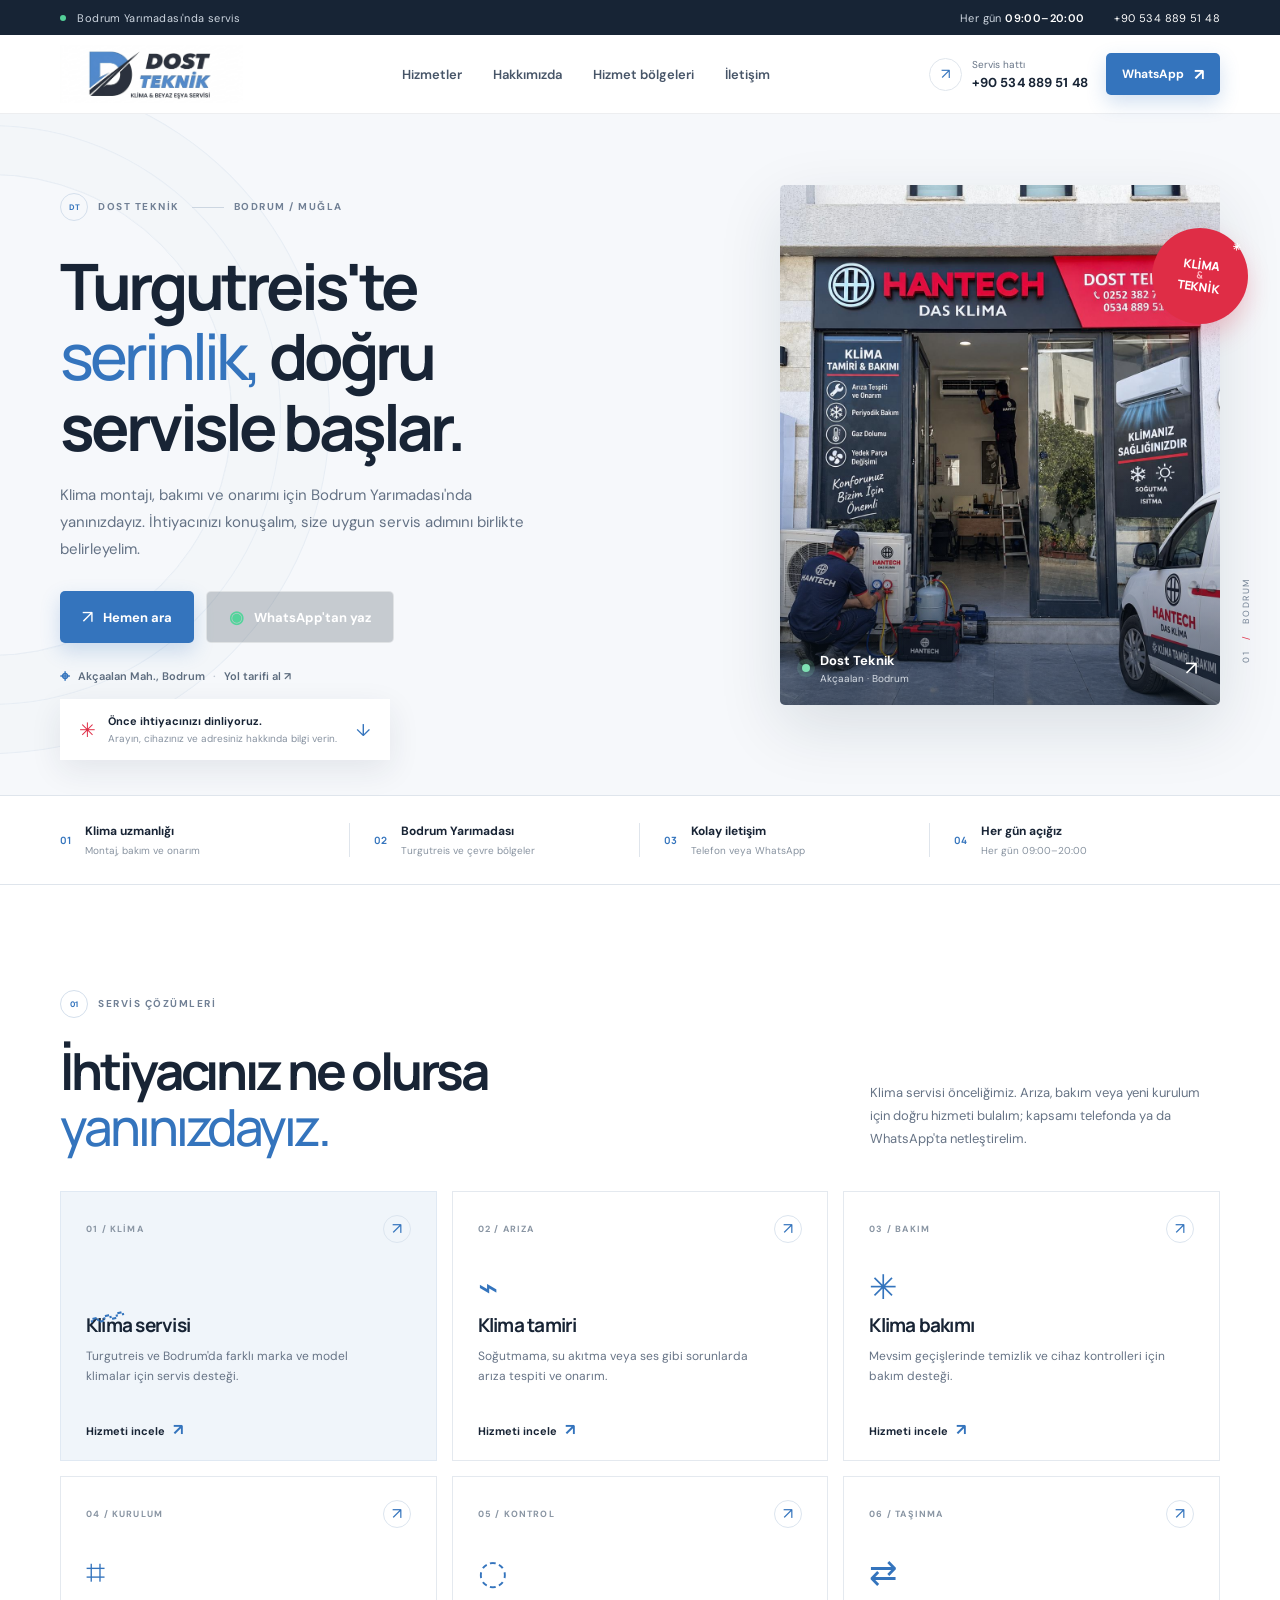
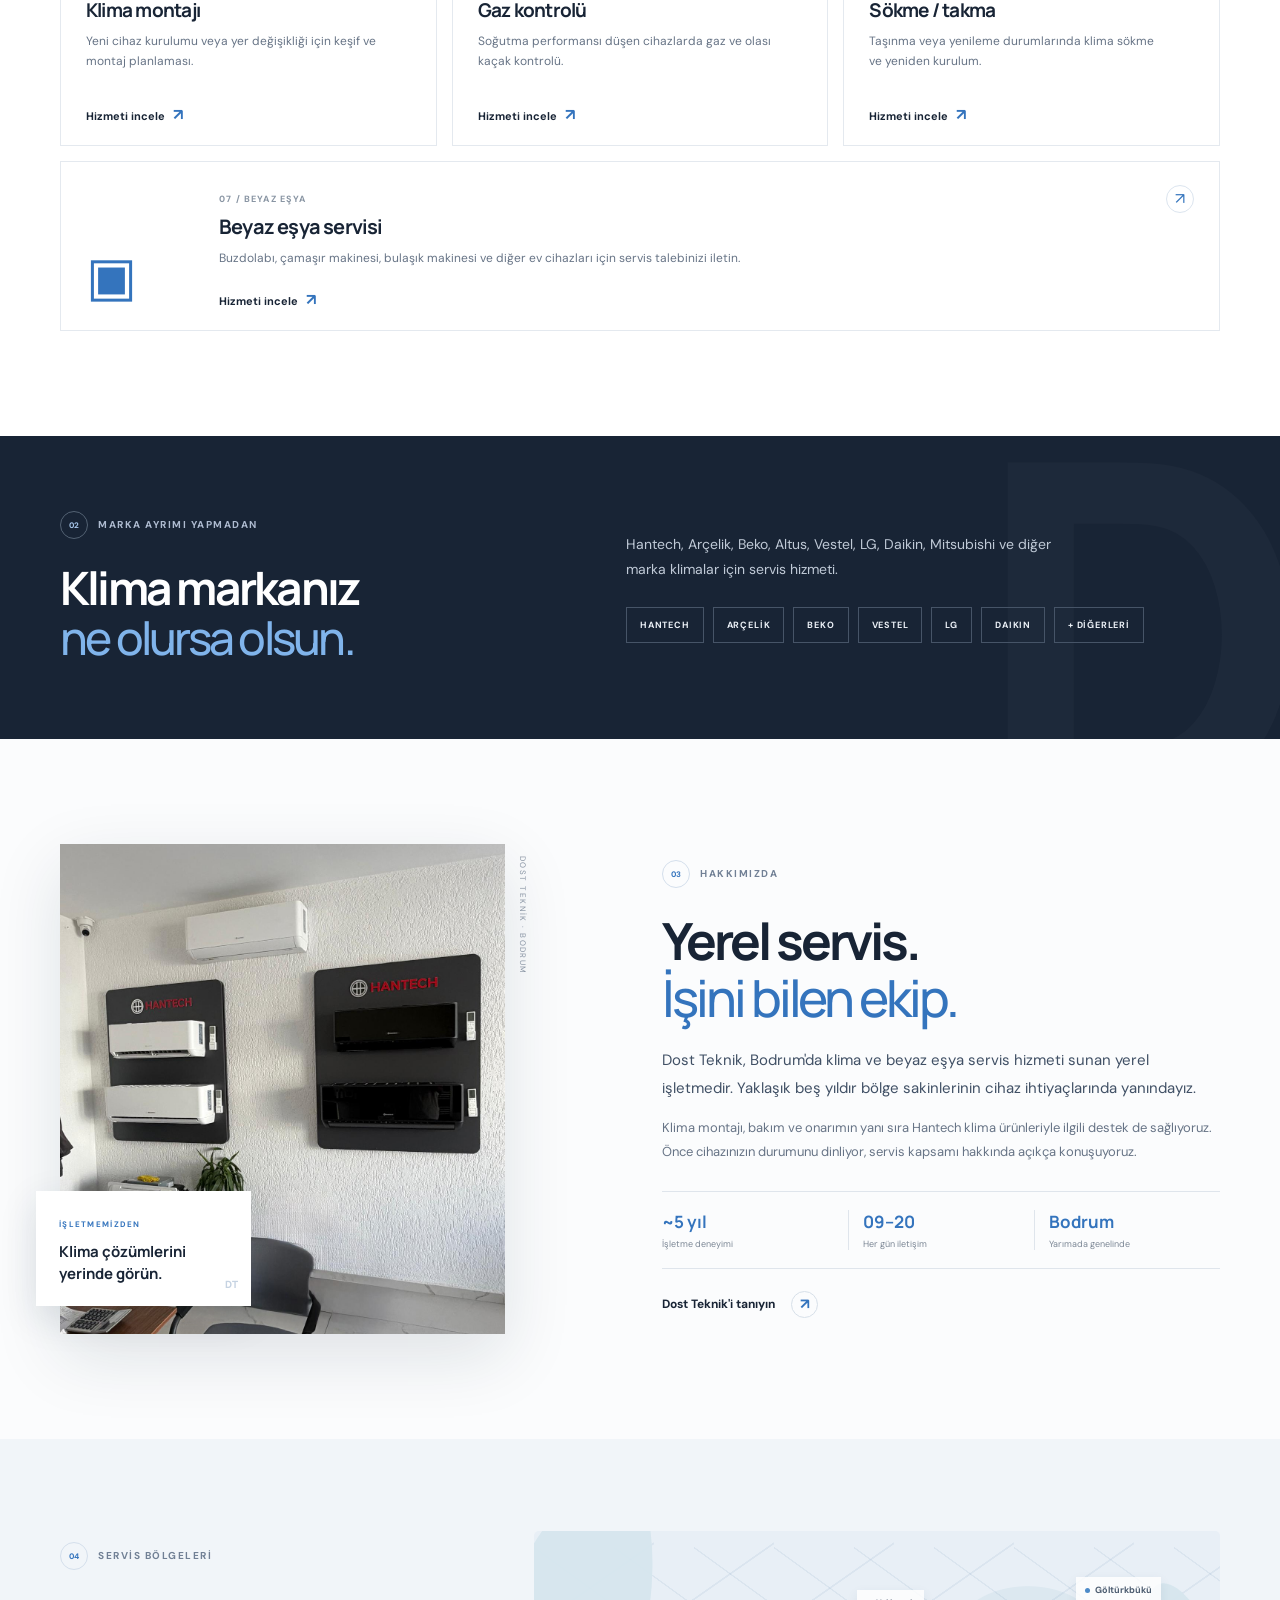
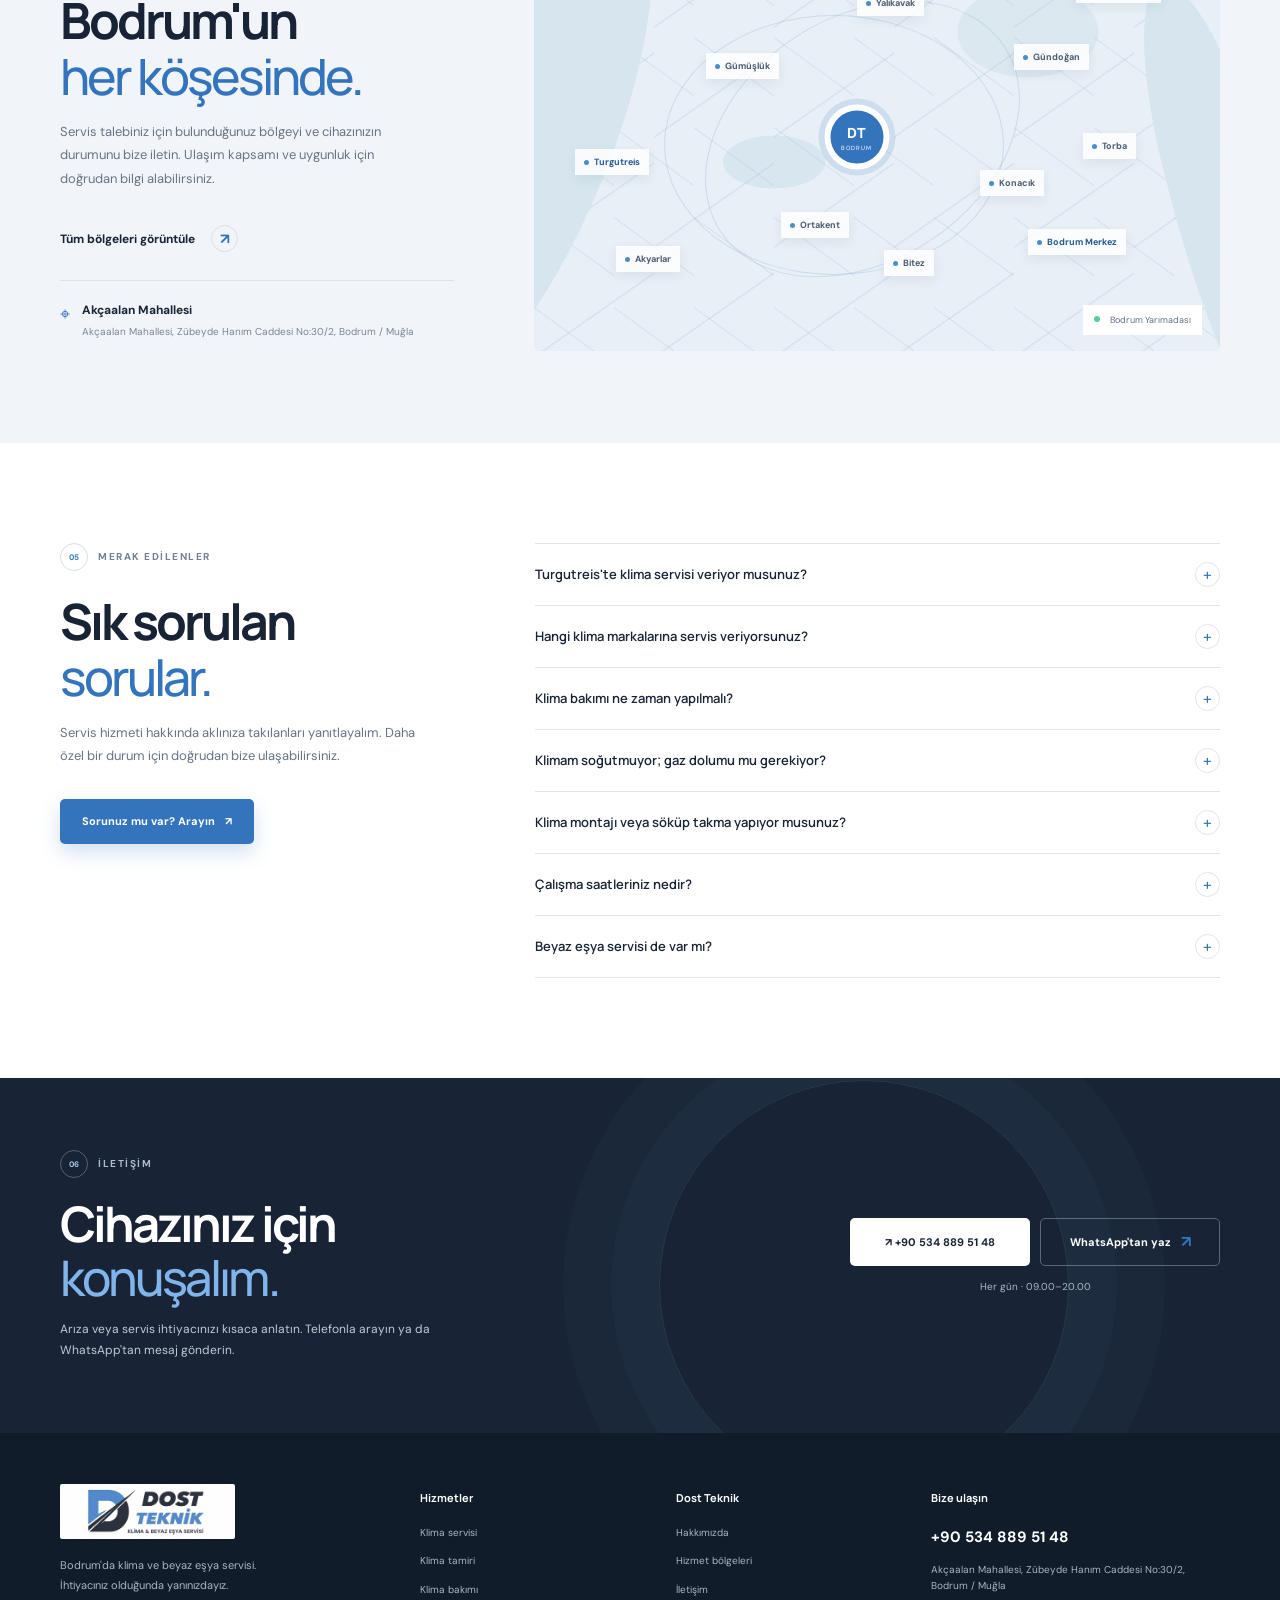
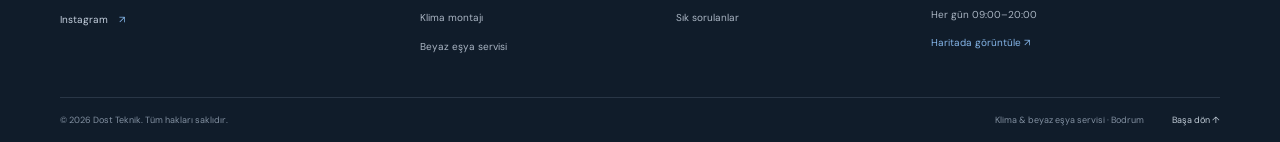
<file: index.html>
<!doctype html>
<html lang="tr">
<head>
  <meta charset="utf-8">
  <meta name="viewport" content="width=device-width, initial-scale=1, viewport-fit=cover">
  <meta name="theme-color" content="#f5f7fa">
  <title>Turgutreis Klima Servisi | Dost Teknik</title>
  <meta name="description" content="Turgutreis ve Bodrum'da klima montajı, bakım, arıza tespiti ve onarım. Dost Teknik'e telefon veya WhatsApp ile ulaşın.">
  <link rel="canonical" href="./">
  <meta property="og:type" content="website"><meta property="og:locale" content="tr_TR"><meta property="og:title" content="Turgutreis Klima Servisi | Dost Teknik"><meta property="og:description" content="Bodrum Yarımadası'nda klima ve beyaz eşya servisi. Hemen arayın veya WhatsApp'tan yazın."><meta property="og:image" content="./assets/images/dost-teknik-dukkan.jpeg"><meta property="og:url" content="./">
  <link rel="icon" href="./assets/images/favicon.svg" type="image/svg+xml">
  <link rel="preconnect" href="https://fonts.googleapis.com"><link rel="preconnect" href="https://fonts.gstatic.com" crossorigin>
  <link href="https://fonts.googleapis.com/css2?family=DM+Sans:wght@400;500;600;700&family=Manrope:wght@400;500;600;700;800&display=swap" rel="stylesheet">
  <link rel="stylesheet" href="./css/style.css">
  <script type="application/ld+json">{"@context":"https://schema.org","@type":"HVACBusiness","name":"Dost Teknik","description":"Bodrum Yarımadası'nda klima ve beyaz eşya servis hizmeti.","url":"https://mucizedogan.github.io/dost-teknik-web/","logo":"https://mucizedogan.github.io/dost-teknik-web/assets/images/dost-teknik-logo.jpg","telephone":"+905348895148","address":{"@type":"PostalAddress","streetAddress":"Akçaalan Mahallesi, Zübeyde Hanım Caddesi No:30/2","addressLocality":"Bodrum","addressRegion":"Muğla","addressCountry":"TR"},"areaServed":["Bodrum","Turgutreis","Akyarlar","Gümüşlük","Yalıkavak","Gündoğan","Göltürkbükü","Torba","Konacık","Bitez","Ortakent","Bodrum Merkez"],"openingHoursSpecification":[{"@type":"OpeningHoursSpecification","dayOfWeek":["Monday","Tuesday","Wednesday","Thursday","Friday","Saturday","Sunday"],"opens":"09:00","closes":"20:00"}],"sameAs":["https://www.instagram.com/teknik.dost/"]}</script>
</head>
<body>
  <a class="skip-link" href="#main">İçeriğe geç</a>
  <div class="topline"><div class="container topline-inner"><span><i class="status-dot"></i> Bodrum Yarımadası'nda servis</span><span>Her gün <b>09.00–20.00</b></span><a href="tel:+905348895148">+90 534 889 51 48 <span aria-hidden="true">↗</span></a></div></div>
  <header class="site-header"><div class="container header-inner">
    <a class="brand" href="./" aria-label="Dost Teknik ana sayfa"><img src="./assets/images/DostTeknik_Logo_Yeni.jpg" alt="Dost Teknik Klima ve Beyaz Eşya Servisi" width="300" height="96"></a>
    <button class="menu-toggle" aria-expanded="false" aria-controls="primary-nav" aria-label="Menüyü aç"><span></span><span></span></button>
    <nav id="primary-nav" class="nav"><a href="./#hizmetler">Hizmetler</a><a href="./#hakkimizda">Hakkımızda</a><a href="./hizmet-bolgeleri/">Hizmet bölgeleri</a><a href="./iletisim.html">İletişim</a><div class="nav-mobile-cta"><a class="button button-primary" href="tel:+905348895148">Hemen ara</a><a class="button button-whatsapp" href="https://wa.me/905348895148?text=Merhaba%20Dost%20Teknik%2C%20klima%20servisi%20hakk%C4%B1nda%20bilgi%20almak%20istiyorum." target="_blank" rel="noopener">WhatsApp'tan yaz</a></div></nav>
    <div class="header-cta"><a class="header-phone" href="tel:+905348895148"><span class="phone-icon">↗</span><span><small>Servis hattı</small><b>0534 889 51 48</b></span></a><a class="button button-primary button-small" href="https://wa.me/905348895148?text=Merhaba%20Dost%20Teknik%2C%20klima%20servisi%20hakk%C4%B1nda%20bilgi%20almak%20istiyorum." target="_blank" rel="noopener">WhatsApp <span>↗</span></a></div>
  </div></header>
  <main id="main">
    <section class="hero"><div class="container hero-grid">
      <div class="hero-copy"><div class="eyebrow"><span class="eyebrow-mark">DT</span> DOST TEKNİK <span class="eyebrow-line"></span> BODRUM / MUĞLA</div><h1>Turgutreis'te<br><span>serinlik,</span> doğru<br>servisle başlar.</h1><p class="hero-lead">Klima montajı, bakımı ve onarımı için Bodrum Yarımadası'nda yanınızdayız. İhtiyacınızı konuşalım, size uygun servis adımını birlikte belirleyelim.</p><div class="hero-actions"><a class="button button-primary" href="tel:+905348895148"><span class="button-symbol">↗</span> Hemen ara</a><a class="button button-outline" href="https://wa.me/905348895148?text=Merhaba%20Dost%20Teknik%2C%20klima%20servisi%20hakk%C4%B1nda%20bilgi%20almak%20istiyorum." target="_blank" rel="noopener"><span class="whatsapp-symbol">◉</span> WhatsApp'tan yaz</a></div><a class="hero-location" href="https://www.google.com/maps/search/?api=1&query=Ak%C3%A7aalan+Mahallesi+Z%C3%BCbeyde+Han%C4%B1m+Caddesi+No%3A30%2F2+Bodrum+Mu%C4%9Fla" target="_blank" rel="noopener"><span>⌖</span> Akçaalan Mah., Bodrum <span class="location-divider">·</span> Yol tarifi al ↗</a></div>
      <div class="hero-visual"><img class="hero-photo" src="./assets/images/dost-teknik-dukkan.jpeg" alt="Dost Teknik Bodrum klima servisi mağazası ve teknik servis çalışması" width="1086" height="1630" fetchpriority="high"><div class="hero-photo-shade"></div><div class="photo-caption"><span class="caption-dot"></span><span><b>Dost Teknik</b><small>Akçaalan · Bodrum</small></span><span class="caption-arrow">↗</span></div><div class="hero-stamp"><span>KLİMA</span><b>&</b><span>TEKNİK</span><i>✳</i></div><div class="hero-index">01 <span>/</span> BODRUM</div></div>
      <div class="hero-note"><span class="note-icon">✳</span><span><b>Önce ihtiyacınızı dinliyoruz.</b><small>Arayın, cihazınız ve adresiniz hakkında bilgi verin.</small></span><span class="note-arrow">↓</span></div>
    </div></section>
    <section class="quick-strip" aria-label="Dost Teknik servis bilgileri"><div class="container quick-grid"><div><span class="quick-num">01</span><span><b>Klima uzmanlığı</b><small>Montaj, bakım ve onarım</small></span></div><div><span class="quick-num">02</span><span><b>Bodrum Yarımadası</b><small>Turgutreis ve çevre bölgeler</small></span></div><div><span class="quick-num">03</span><span><b>Kolay iletişim</b><small>Telefon veya WhatsApp</small></span></div><div><span class="quick-num">04</span><span><b>Her gün açığız</b><small>09.00–20.00</small></span></div></div></section>
    <section class="section services" id="hizmetler"><div class="container"><div class="section-head"><div><div class="eyebrow"><span class="eyebrow-mark">01</span> SERVİS ÇÖZÜMLERİ</div><h2>İhtiyacınız ne olursa<br><span>yanınızdayız.</span></h2></div><p>Klima servisi önceliğimiz. Arıza, bakım veya yeni kurulum için doğru hizmeti bulalım; kapsamı telefonda ya da WhatsApp'ta netleştirelim.</p></div><div class="service-grid">
      <a class="service-card service-featured" href="./klima-servisi/"><div class="service-card-top"><span class="service-number">01 / KLİMA</span><span class="service-icon">↗</span></div><div class="service-glyph glyph-air">〰</div><h3>Klima servisi</h3><p>Turgutreis ve Bodrum'da farklı marka ve model klimalar için servis desteği.</p><span class="service-link">Hizmeti incele <b>↗</b></span></a>
      <a class="service-card" href="./klima-tamiri/"><div class="service-card-top"><span class="service-number">02 / ARIZA</span><span class="service-icon">↗</span></div><div class="service-glyph">⌁</div><h3>Klima tamiri</h3><p>Soğutmama, su akıtma veya ses gibi sorunlarda arıza tespiti ve onarım.</p><span class="service-link">Hizmeti incele <b>↗</b></span></a>
      <a class="service-card" href="./klima-bakimi/"><div class="service-card-top"><span class="service-number">03 / BAKIM</span><span class="service-icon">↗</span></div><div class="service-glyph">✳</div><h3>Klima bakımı</h3><p>Mevsim geçişlerinde temizlik ve cihaz kontrolleri için bakım desteği.</p><span class="service-link">Hizmeti incele <b>↗</b></span></a>
      <a class="service-card" href="./klima-montaji/"><div class="service-card-top"><span class="service-number">04 / KURULUM</span><span class="service-icon">↗</span></div><div class="service-glyph">⌗</div><h3>Klima montajı</h3><p>Yeni cihaz kurulumu veya yer değişikliği için keşif ve montaj planlaması.</p><span class="service-link">Hizmeti incele <b>↗</b></span></a>
      <a class="service-card" href="./klima-gaz-dolumu/"><div class="service-card-top"><span class="service-number">05 / KONTROL</span><span class="service-icon">↗</span></div><div class="service-glyph">◌</div><h3>Gaz kontrolü</h3><p>Soğutma performansı düşen cihazlarda gaz ve olası kaçak kontrolü.</p><span class="service-link">Hizmeti incele <b>↗</b></span></a>
      <a class="service-card" href="./klima-sokme-takma/"><div class="service-card-top"><span class="service-number">06 / TAŞINMA</span><span class="service-icon">↗</span></div><div class="service-glyph">⇄</div><h3>Sökme / takma</h3><p>Taşınma veya yenileme durumlarında klima sökme ve yeniden kurulum.</p><span class="service-link">Hizmeti incele <b>↗</b></span></a>
      <a class="service-card service-wide" href="./beyaz-esya-servisi/"><div class="service-card-top"><span class="service-number">07 / BEYAZ EŞYA</span><span class="service-icon">↗</span></div><div class="service-glyph">▣</div><h3>Beyaz eşya servisi</h3><p>Buzdolabı, çamaşır makinesi, bulaşık makinesi ve diğer ev cihazları için servis talebinizi iletin.</p><span class="service-link">Hizmeti incele <b>↗</b></span></a>
    </div></div></section>
    <section class="brand-band"><div class="container brand-inner"><div><div class="eyebrow eyebrow-light"><span class="eyebrow-mark">02</span> MARKA AYRIMI YAPMADAN</div><h2>Klima markanız<br><span>ne olursa olsun.</span></h2></div><div class="brand-copy"><p>Hantech, Arçelik, Beko, Altus, Vestel, LG, Daikin, Mitsubishi ve diğer marka klimalar için servis hizmeti.</p><div class="brand-list"><span>HANTECH</span><span>ARÇELİK</span><span>BEKO</span><span>VESTEL</span><span>LG</span><span>DAIKIN</span><span>+ DİĞERLERİ</span></div></div></div></section>
    <section class="section about" id="hakkimizda"><div class="container about-grid"><div class="about-photo-wrap"><img src="./assets/images/dost-teknik-showroom.jpeg" alt="Dost Teknik showroomunda sergilenen klima modelleri" width="1200" height="1600" loading="lazy"><div class="about-photo-label"><span>İŞLETMEMİZDEN</span><b>Klima çözümlerini<br>yerinde görün.</b><span class="about-label-mark">DT</span></div><div class="photo-vertical">DOST TEKNİK · BODRUM</div></div><div class="about-copy"><div class="eyebrow"><span class="eyebrow-mark">03</span> HAKKIMIZDA</div><h2>Yerel servis.<br><span>İşini bilen ekip.</span></h2><p class="about-lead">Dost Teknik, Bodrum'da klima ve beyaz eşya servis hizmeti sunan yerel işletmedir. Yaklaşık beş yıldır bölge sakinlerinin cihaz ihtiyaçlarında yanındayız.</p><p>Klima montajı, bakım ve onarımın yanı sıra Hantech klima ürünleriyle ilgili destek de sağlıyoruz. Önce cihazınızın durumunu dinliyor, servis kapsamı hakkında açıkça konuşuyoruz.</p><div class="about-facts"><div><b>~5 yıl</b><small>İşletme deneyimi</small></div><div><b>09–20</b><small>Her gün iletişim</small></div><div><b>Bodrum</b><small>Yarımada genelinde</small></div></div><a class="text-link" href="./hakkimizda.html">Dost Teknik'i tanıyın <span>↗</span></a></div></div></section>
    <section class="area-section" id="bolgeler"><div class="container area-grid"><div class="area-intro"><div class="eyebrow"><span class="eyebrow-mark">04</span> SERVİS BÖLGELERİ</div><h2>Bodrum'un<br><span>her köşesinde.</span></h2><p>Servis talebiniz için bulunduğunuz bölgeyi ve cihazınızın durumunu bize iletin. Ulaşım kapsamı ve uygunluk için doğrudan bilgi alabilirsiniz.</p><a class="text-link" href="./hizmet-bolgeleri/">Tüm bölgeleri görüntüle <span>↗</span></a><div class="area-address"><span>⌖</span><span><b>Akçaalan Mahallesi</b><small>Zübeyde Hanım Cad. No:30/2<br>Bodrum / Muğla</small></span></div></div><div class="area-map" aria-label="Hizmet bölgeleri listesi"><div class="map-orbit orbit-one"></div><div class="map-orbit orbit-two"></div><div class="map-core"><span>DT</span><small>BODRUM</small></div><span class="map-point point-1">Turgutreis</span><span class="map-point point-2">Akyarlar</span><span class="map-point point-3">Gümüşlük</span><span class="map-point point-4">Yalıkavak</span><span class="map-point point-5">Bitez</span><span class="map-point point-6">Ortakent</span><span class="map-point point-7">Konacık</span><span class="map-point point-8">Bodrum Merkez</span><span class="map-point point-9">Torba</span><span class="map-point point-10">Gündoğan</span><span class="map-point point-11">Göltürkbükü</span><div class="map-note"><span class="status-dot"></span> Bodrum Yarımadası</div></div></div></section>
    <section class="section faq" id="sss"><div class="container faq-grid"><div class="faq-intro"><div class="eyebrow"><span class="eyebrow-mark">05</span> MERAK EDİLENLER</div><h2>Sık sorulan<br><span>sorular.</span></h2><p>Servis hizmeti hakkında aklınıza takılanları yanıtlayalım. Daha özel bir durum için doğrudan bize ulaşabilirsiniz.</p><a class="button button-primary" href="tel:+905348895148">Sorunuz mu var? Arayın <span>↗</span></a></div><div class="faq-list">
      <details><summary>Turgutreis'te klima servisi veriyor musunuz?<span>+</span></summary><p>Evet. Dost Teknik Akçaalan, Bodrum'dadır ve Turgutreis dahil Bodrum Yarımadası'ndaki servis taleplerini değerlendirir. Adresinizi arayarak veya WhatsApp'tan iletin.</p></details>
      <details><summary>Hangi klima markalarına servis veriyorsunuz?<span>+</span></summary><p>Hantech, Arçelik, Beko, Altus, Vestel, LG, Daikin, Mitsubishi ve diğer marka/model klimalar için servis hizmeti sunuyoruz.</p></details>
      <details><summary>Klima bakımı ne zaman yapılmalı?<span>+</span></summary><p>Kullanım yoğunluğuna ve ortam koşullarına göre değişebilir. Cihazı yoğun kullanacağınız sezon öncesi bakım ihtiyacını değerlendirmek için bize danışabilirsiniz.</p></details>
      <details><summary>Klimam soğutmuyor; gaz dolumu mu gerekiyor?<span>+</span></summary><p>Soğutmama farklı nedenlerden kaynaklanabilir. Önce cihaz kontrol edilmelidir; gaz işlemi gerekiyorsa olası kaçak durumu da değerlendirilir. Kesin teşhis için servis incelemesi gerekir.</p></details>
      <details><summary>Klima montajı veya söküp takma yapıyor musunuz?<span>+</span></summary><p>Evet, klima montajı ve sökme/takma taleplerinizi alıyoruz. Cihaz ve montaj yeri hakkında bilgi vererek kapsamı ve planlamayı görüşebilirsiniz.</p></details>
      <details><summary>Çalışma saatleriniz nedir?<span>+</span></summary><p>Her gün 09.00–20.00 saatleri arasında telefon ve WhatsApp üzerinden bize ulaşabilirsiniz.</p></details>
      <details><summary>Beyaz eşya servisi de var mı?<span>+</span></summary><p>Evet. Buzdolabı, çamaşır makinesi, bulaşık makinesi ve diğer cihazlarla ilgili servis talebinizi bize iletebilirsiniz.</p></details>
    </div></div></section>
    <section id="iletisim" class="contact-cta"><div class="container contact-cta-inner"><div><div class="eyebrow eyebrow-light"><span class="eyebrow-mark">06</span> İLETİŞİM</div><h2>Cihazınız için<br><span>konuşalım.</span></h2><p>Arıza veya servis ihtiyacınızı kısaca anlatın. Telefonla arayın ya da WhatsApp'tan mesaj gönderin.</p></div><div class="contact-actions"><a class="button button-white" href="tel:+905348895148"><span>↗</span> 0534 889 51 48</a><a class="button button-ghost" href="https://wa.me/905348895148?text=Merhaba%20Dost%20Teknik%2C%20klima%20servisi%20hakk%C4%B1nda%20bilgi%20almak%20istiyorum." target="_blank" rel="noopener">WhatsApp'tan yaz <span>↗</span></a><small>Her gün · 09.00–20.00</small></div><div class="cta-orbit"></div></div></section>
  </main>
  <footer class="site-footer"><div class="container footer-main"><div class="footer-brand"><a class="brand brand-footer" href="./"><img src="./assets/images/DostTeknik_Logo_Yeni.jpg" alt="Dost Teknik Klima ve Beyaz Eşya Servisi" width="300" height="96"></a><p>Bodrum'da klima ve beyaz eşya servisi.<br>İhtiyacınız olduğunda yanınızdayız.</p><a class="instagram-link" href="https://www.instagram.com/teknik.dost/" target="_blank" rel="noopener">Instagram <span>↗</span></a></div><div class="footer-col"><h3>Hizmetler</h3><a href="./klima-servisi/">Klima servisi</a><a href="./klima-tamiri/">Klima tamiri</a><a href="./klima-bakimi/">Klima bakımı</a><a href="./klima-montaji/">Klima montajı</a><a href="./beyaz-esya-servisi/">Beyaz eşya servisi</a></div><div class="footer-col"><h3>Dost Teknik</h3><a href="./hakkimizda.html">Hakkımızda</a><a href="./hizmet-bolgeleri/">Hizmet bölgeleri</a><a href="./iletisim.html">İletişim</a><a href="./#sss">Sık sorulanlar</a></div><div class="footer-col footer-contact"><h3>Bize ulaşın</h3><a class="footer-number" href="tel:+905348895148">+90 534 889 51 48</a><span>Akçaalan Mah. Zübeyde Hanım Cad.<br>No:30/2, Bodrum / Muğla</span><span>Her gün · 09.00–20.00</span><a class="footer-directions" href="https://www.google.com/maps/search/?api=1&query=Ak%C3%A7aalan+Mahallesi+Z%C3%BCbeyde+Han%C4%B1m+Caddesi+No%3A30%2F2+Bodrum+Mu%C4%9Fla" target="_blank" rel="noopener">Haritada görüntüle ↗</a></div></div><div class="container footer-bottom"><span>© <span id="year">2026</span> Dost Teknik. Tüm hakları saklıdır.</span><span>Klima & beyaz eşya servisi · Bodrum</span><a href="#main">Başa dön ↑</a></div></footer>
  <nav class="mobile-dock" aria-label="Hızlı iletişim"><a href="tel:+905348895148"><span>↗</span> Ara</a><a href="https://wa.me/905348895148?text=Merhaba%20Dost%20Teknik%2C%20klima%20servisi%20hakk%C4%B1nda%20bilgi%20almak%20istiyorum." target="_blank" rel="noopener"><span>◉</span> WhatsApp</a><a href="https://www.google.com/maps/search/?api=1&query=Ak%C3%A7aalan+Mahallesi+Z%C3%BCbeyde+Han%C4%B1m+Caddesi+No%3A30%2F2+Bodrum+Mu%C4%9Fla" target="_blank" rel="noopener"><span>⌖</span> Konum</a></nav>
  <script src="./js/config.js" defer></script><script src="./js/main.js" defer></script>
</body></html>
</file>
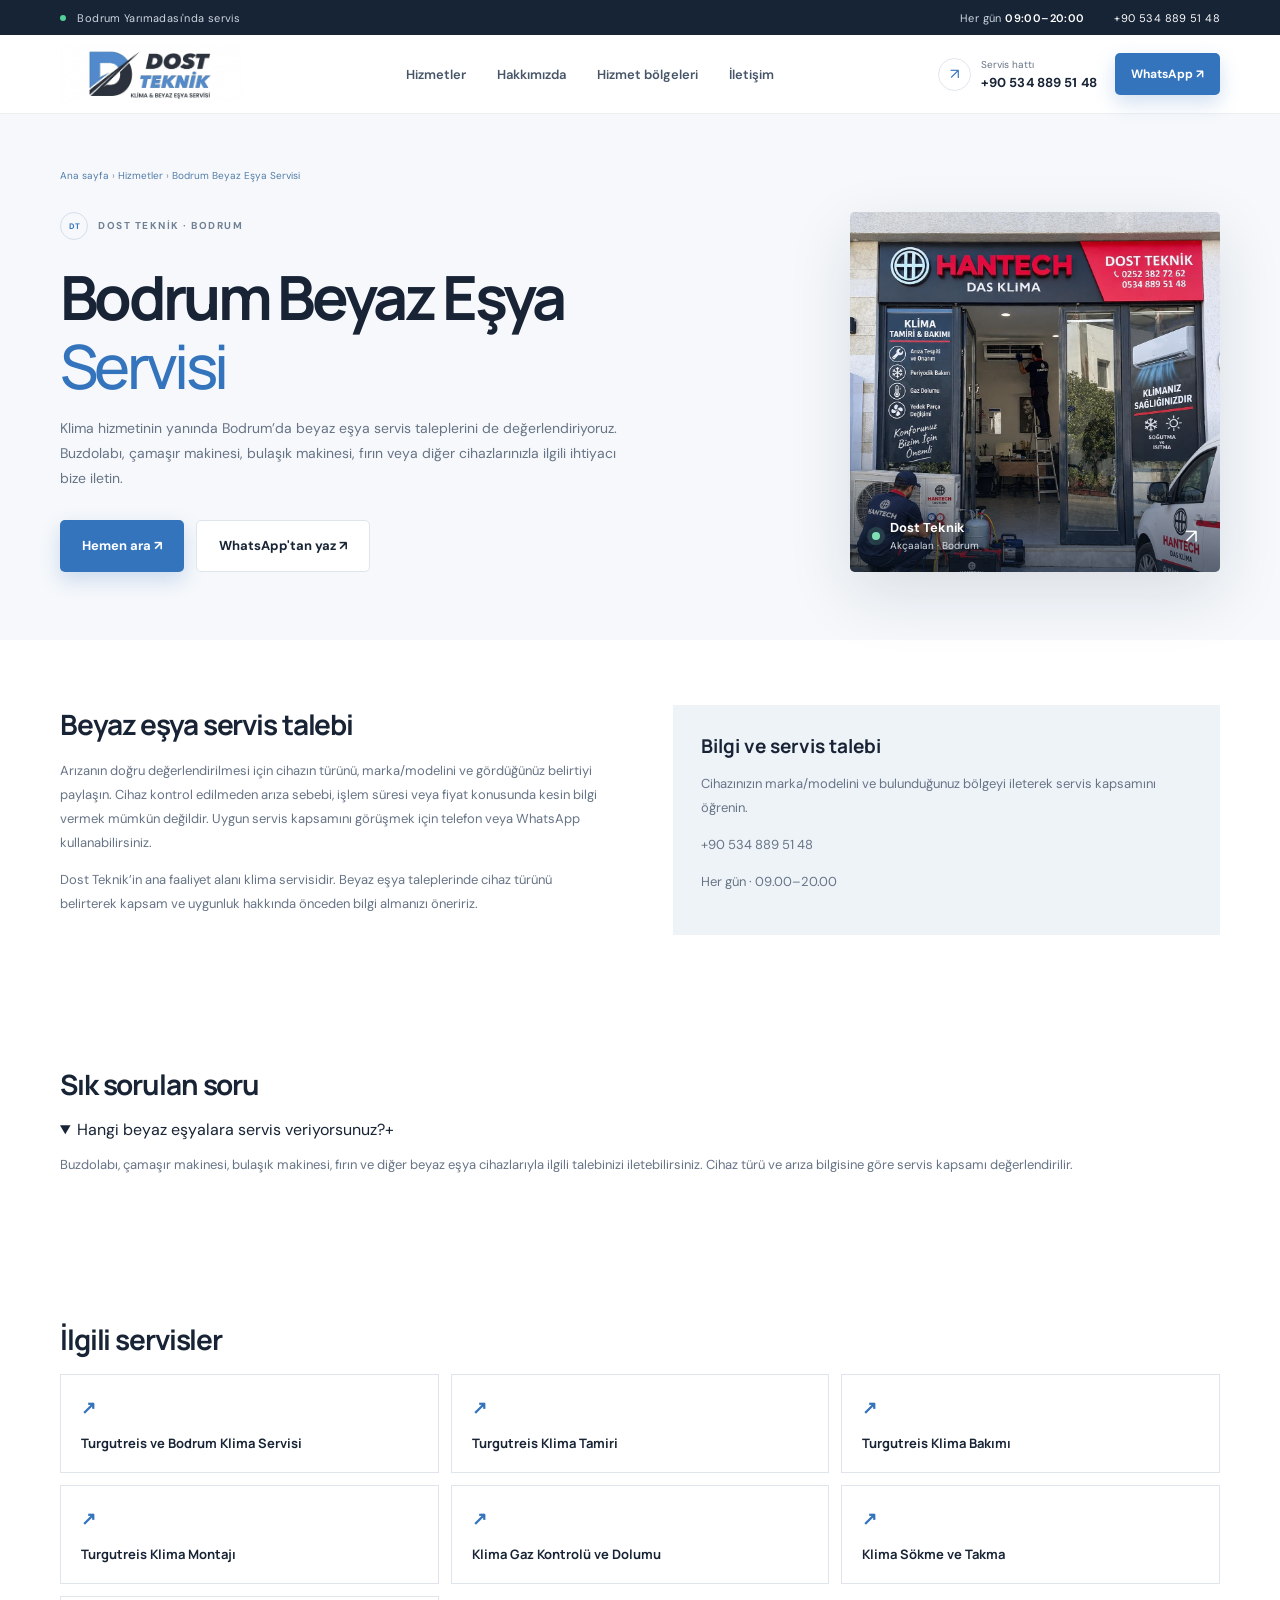
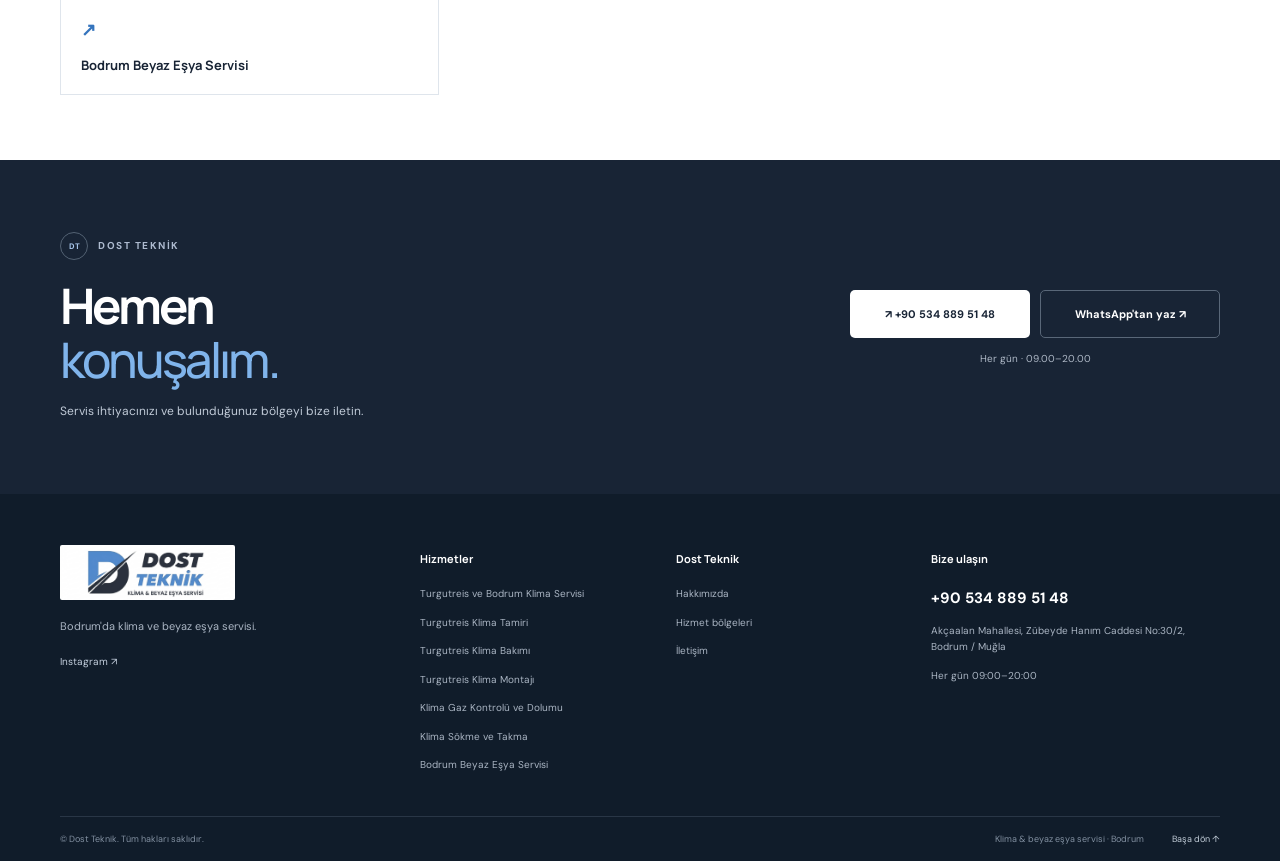
<file: beyaz-esya-servisi/index.html>
<!doctype html>
<html lang="tr">
<head>
  <meta charset="utf-8"><meta name="viewport" content="width=device-width,initial-scale=1,viewport-fit=cover">
  <meta name="theme-color" content="#f5f7fa"><title>Bodrum Beyaz Eşya Servisi | Dost Teknik</title>
  <meta name="description" content="Bodrum’da beyaz eşya servis talebi için Dost Teknik’e ulaşın. Cihaz türü ve arıza belirtisini paylaşın."><link rel="canonical" href="./">
  <meta property="og:type" content="website"><meta property="og:locale" content="tr_TR">
  <meta property="og:title" content="Bodrum Beyaz Eşya Servisi | Dost Teknik"><meta property="og:description" content="Bodrum’da beyaz eşya servis talebi için Dost Teknik’e ulaşın. Cihaz türü ve arıza belirtisini paylaşın."><meta property="og:url" content="./">
  <link rel="icon" href="../assets/images/favicon.svg" type="image/svg+xml">
  <link rel="preconnect" href="https://fonts.googleapis.com"><link rel="preconnect" href="https://fonts.gstatic.com" crossorigin>
  <link href="https://fonts.googleapis.com/css2?family=DM+Sans:wght@400;500;600;700&family=Manrope:wght@400;500;600;700;800&display=swap" rel="stylesheet">
  <link rel="stylesheet" href="../css/style.css">
  <script type="application/ld+json">{"@context":"https://schema.org","@type":"BreadcrumbList","itemListElement":[{"@type":"ListItem","position":1,"name":"Ana sayfa","item":"../"},{"@type":"ListItem","position":2,"name":"Hizmetler","item":"../#hizmetler"},{"@type":"ListItem","position":3,"name":"Bodrum Beyaz Eşya Servisi","item":"./"}]}</script>
</head>
<body>
  <a class="skip-link" href="#main">İçeriğe geç</a>
  <div class="topline"><div class="container topline-inner"><span><i class="status-dot"></i> Bodrum Yarımadası'nda servis</span><span>Her gün <b>09.00–20.00</b></span><a href="tel:+905348895148">+90 534 889 51 48 ↗</a></div></div>
  <header class="site-header"><div class="container header-inner">
    <a class="brand" href="../" aria-label="Dost Teknik ana sayfa"><img src="../assets/images/DostTeknik_Logo_Yeni.jpg" alt="Dost Teknik Klima ve Beyaz Eşya Servisi" width="300" height="96"></a>
    <button class="menu-toggle" aria-expanded="false" aria-controls="primary-nav" aria-label="Menüyü aç"><span></span><span></span></button>
    <nav id="primary-nav" class="nav"><a href="../#hizmetler">Hizmetler</a><a href="../hakkimizda.html">Hakkımızda</a><a href="../hizmet-bolgeleri/">Hizmet bölgeleri</a><a href="../iletisim.html">İletişim</a><div class="nav-mobile-cta"><a class="button button-primary" href="tel:+905348895148">Hemen ara</a><a class="button button-whatsapp" href="https://wa.me/905348895148?text=Merhaba%20Dost%20Teknik%2C%20Bodrum%20Beyaz%20E%C5%9Fya%20Servisi%20hakk%C4%B1nda%20bilgi%20almak%20istiyorum." target="_blank" rel="noopener">WhatsApp'tan yaz</a></div></nav>
    <div class="header-cta"><a class="header-phone" href="tel:+905348895148"><span class="phone-icon">↗</span><span><small>Servis hattı</small><b>0534 889 51 48</b></span></a><a class="button button-primary button-small" href="https://wa.me/905348895148?text=Merhaba%20Dost%20Teknik%2C%20Bodrum%20Beyaz%20E%C5%9Fya%20Servisi%20hakk%C4%B1nda%20bilgi%20almak%20istiyorum." target="_blank" rel="noopener">WhatsApp ↗</a></div>
  </div></header>
  <main id="main">
    <section class="content-hero"><div class="container"><div class="breadcrumbs"><a href="../">Ana sayfa</a> <span>›</span> <a href="../#hizmetler">Hizmetler</a> <span>›</span> <a href="./">Bodrum Beyaz Eşya Servisi</a></div><div class="content-hero-grid"><div><div class="eyebrow"><span class="eyebrow-mark">DT</span> DOST TEKNİK · BODRUM</div><h1>Bodrum Beyaz Eşya <span>Servisi</span></h1><p>Klima hizmetinin yanında Bodrum’da beyaz eşya servis taleplerini de değerlendiriyoruz. Buzdolabı, çamaşır makinesi, bulaşık makinesi, fırın veya diğer cihazlarınızla ilgili ihtiyacı bize iletin.</p><div class="hero-actions"><a class="button button-primary" href="tel:+905348895148">Hemen ara ↗</a><a class="button" style="background:#fff;border:1px solid #dfe5ec" href="https://wa.me/905348895148?text=Merhaba%20Dost%20Teknik%2C%20Bodrum%20Beyaz%20E%C5%9Fya%20Servisi%20hakk%C4%B1nda%20bilgi%20almak%20istiyorum." target="_blank" rel="noopener">WhatsApp'tan yaz ↗</a></div></div><div class="hero-visual"><img class="hero-photo" src="../assets/images/dost-teknik-dukkan.jpeg" alt="Dost Teknik Bodrum klima servis işletmesi" width="1086" height="1630" fetchpriority="high"><div class="hero-photo-shade"></div><div class="photo-caption"><span class="caption-dot"></span><span><b>Dost Teknik</b><small>Akçaalan · Bodrum</small></span><span class="caption-arrow">↗</span></div></div></div></div></section>
    <section class="content-section"><div class="container content-two"><div><h2>Beyaz eşya servis talebi</h2><p>Arızanın doğru değerlendirilmesi için cihazın türünü, marka/modelini ve gördüğünüz belirtiyi paylaşın. Cihaz kontrol edilmeden arıza sebebi, işlem süresi veya fiyat konusunda kesin bilgi vermek mümkün değildir. Uygun servis kapsamını görüşmek için telefon veya WhatsApp kullanabilirsiniz.</p><p>Dost Teknik’in ana faaliyet alanı klima servisidir. Beyaz eşya taleplerinde cihaz türünü belirterek kapsam ve uygunluk hakkında önceden bilgi almanızı öneririz.</p></div><aside class="content-callout"><h3>Bilgi ve servis talebi</h3><p>Cihazınızın marka/modelini ve bulunduğunuz bölgeyi ileterek servis kapsamını öğrenin.</p><p><a href="tel:+905348895148">+90 534 889 51 48</a></p><p>Her gün · 09.00–20.00</p></aside></div></section><section class="content-section"><div class="container"><h2>Sık sorulan soru</h2><details open><summary>Hangi beyaz eşyalara servis veriyorsunuz?<span>+</span></summary><p>Buzdolabı, çamaşır makinesi, bulaşık makinesi, fırın ve diğer beyaz eşya cihazlarıyla ilgili talebinizi iletebilirsiniz. Cihaz türü ve arıza bilgisine göre servis kapsamı değerlendirilir.</p></details></div></section>
    <section class="content-section"><div class="container"><h2>İlgili servisler</h2><div class="content-links"><a href="../klima-servisi/"><span>↗</span>Turgutreis ve Bodrum Klima Servisi</a><a href="../klima-tamiri/"><span>↗</span>Turgutreis Klima Tamiri</a><a href="../klima-bakimi/"><span>↗</span>Turgutreis Klima Bakımı</a><a href="../klima-montaji/"><span>↗</span>Turgutreis Klima Montajı</a><a href="../klima-gaz-dolumu/"><span>↗</span>Klima Gaz Kontrolü ve Dolumu</a><a href="../klima-sokme-takma/"><span>↗</span>Klima Sökme ve Takma</a><a href="../beyaz-esya-servisi/"><span>↗</span>Bodrum Beyaz Eşya Servisi</a></div></div></section>
    <section id="iletisim" class="contact-cta"><div class="container contact-cta-inner"><div><div class="eyebrow eyebrow-light"><span class="eyebrow-mark">DT</span> DOST TEKNİK</div><h2>Hemen<br><span>konuşalım.</span></h2><p>Servis ihtiyacınızı ve bulunduğunuz bölgeyi bize iletin.</p></div><div class="contact-actions"><a class="button button-white" href="tel:+905348895148">↗ 0534 889 51 48</a><a class="button button-ghost" href="https://wa.me/905348895148?text=Merhaba%20Dost%20Teknik%2C%20Bodrum%20Beyaz%20E%C5%9Fya%20Servisi%20hakk%C4%B1nda%20bilgi%20almak%20istiyorum." target="_blank" rel="noopener">WhatsApp'tan yaz ↗</a><small>Her gün · 09.00–20.00</small></div></div></section>
  </main>
  <footer class="site-footer"><div class="container footer-main"><div class="footer-brand"><a class="brand brand-footer" href="../"><img src="../assets/images/DostTeknik_Logo_Yeni.jpg" alt="Dost Teknik" width="300" height="96"></a><p>Bodrum'da klima ve beyaz eşya servisi.</p><a class="instagram-link" href="https://www.instagram.com/teknik.dost/" target="_blank" rel="noopener">Instagram ↗</a></div><div class="footer-col"><h3>Hizmetler</h3><a href="../klima-servisi/">Turgutreis ve Bodrum Klima Servisi</a><a href="../klima-tamiri/">Turgutreis Klima Tamiri</a><a href="../klima-bakimi/">Turgutreis Klima Bakımı</a><a href="../klima-montaji/">Turgutreis Klima Montajı</a><a href="../klima-gaz-dolumu/">Klima Gaz Kontrolü ve Dolumu</a><a href="../klima-sokme-takma/">Klima Sökme ve Takma</a><a href="../beyaz-esya-servisi/">Bodrum Beyaz Eşya Servisi</a></div><div class="footer-col"><h3>Dost Teknik</h3><a href="../hakkimizda.html">Hakkımızda</a><a href="../hizmet-bolgeleri/">Hizmet bölgeleri</a><a href="../iletisim.html">İletişim</a></div><div class="footer-col footer-contact"><h3>Bize ulaşın</h3><a class="footer-number" href="tel:+905348895148">+90 534 889 51 48</a><span>Akçaalan Mah. Zübeyde Hanım Cad.<br>No:30/2, Bodrum / Muğla</span><span>Her gün · 09.00–20.00</span></div></div><div class="container footer-bottom"><span>© Dost Teknik. Tüm hakları saklıdır.</span><span>Klima & beyaz eşya servisi · Bodrum</span><a href="#main">Başa dön ↑</a></div></footer>
  <nav class="mobile-dock" aria-label="Hızlı iletişim"><a href="tel:+905348895148"><span>↗</span> Ara</a><a href="https://wa.me/905348895148?text=Merhaba%20Dost%20Teknik%2C%20Bodrum%20Beyaz%20E%C5%9Fya%20Servisi%20hakk%C4%B1nda%20bilgi%20almak%20istiyorum." target="_blank" rel="noopener"><span>◉</span> WhatsApp</a><a href="https://www.google.com/maps/search/?api=1&query=Ak%C3%A7aalan+Bodrum+Mu%C4%9Fla" target="_blank" rel="noopener"><span>⌖</span> Konum</a></nav>
  <script src="../js/config.js" defer></script><script src="../js/main.js" defer></script>
</body></html>
</file>
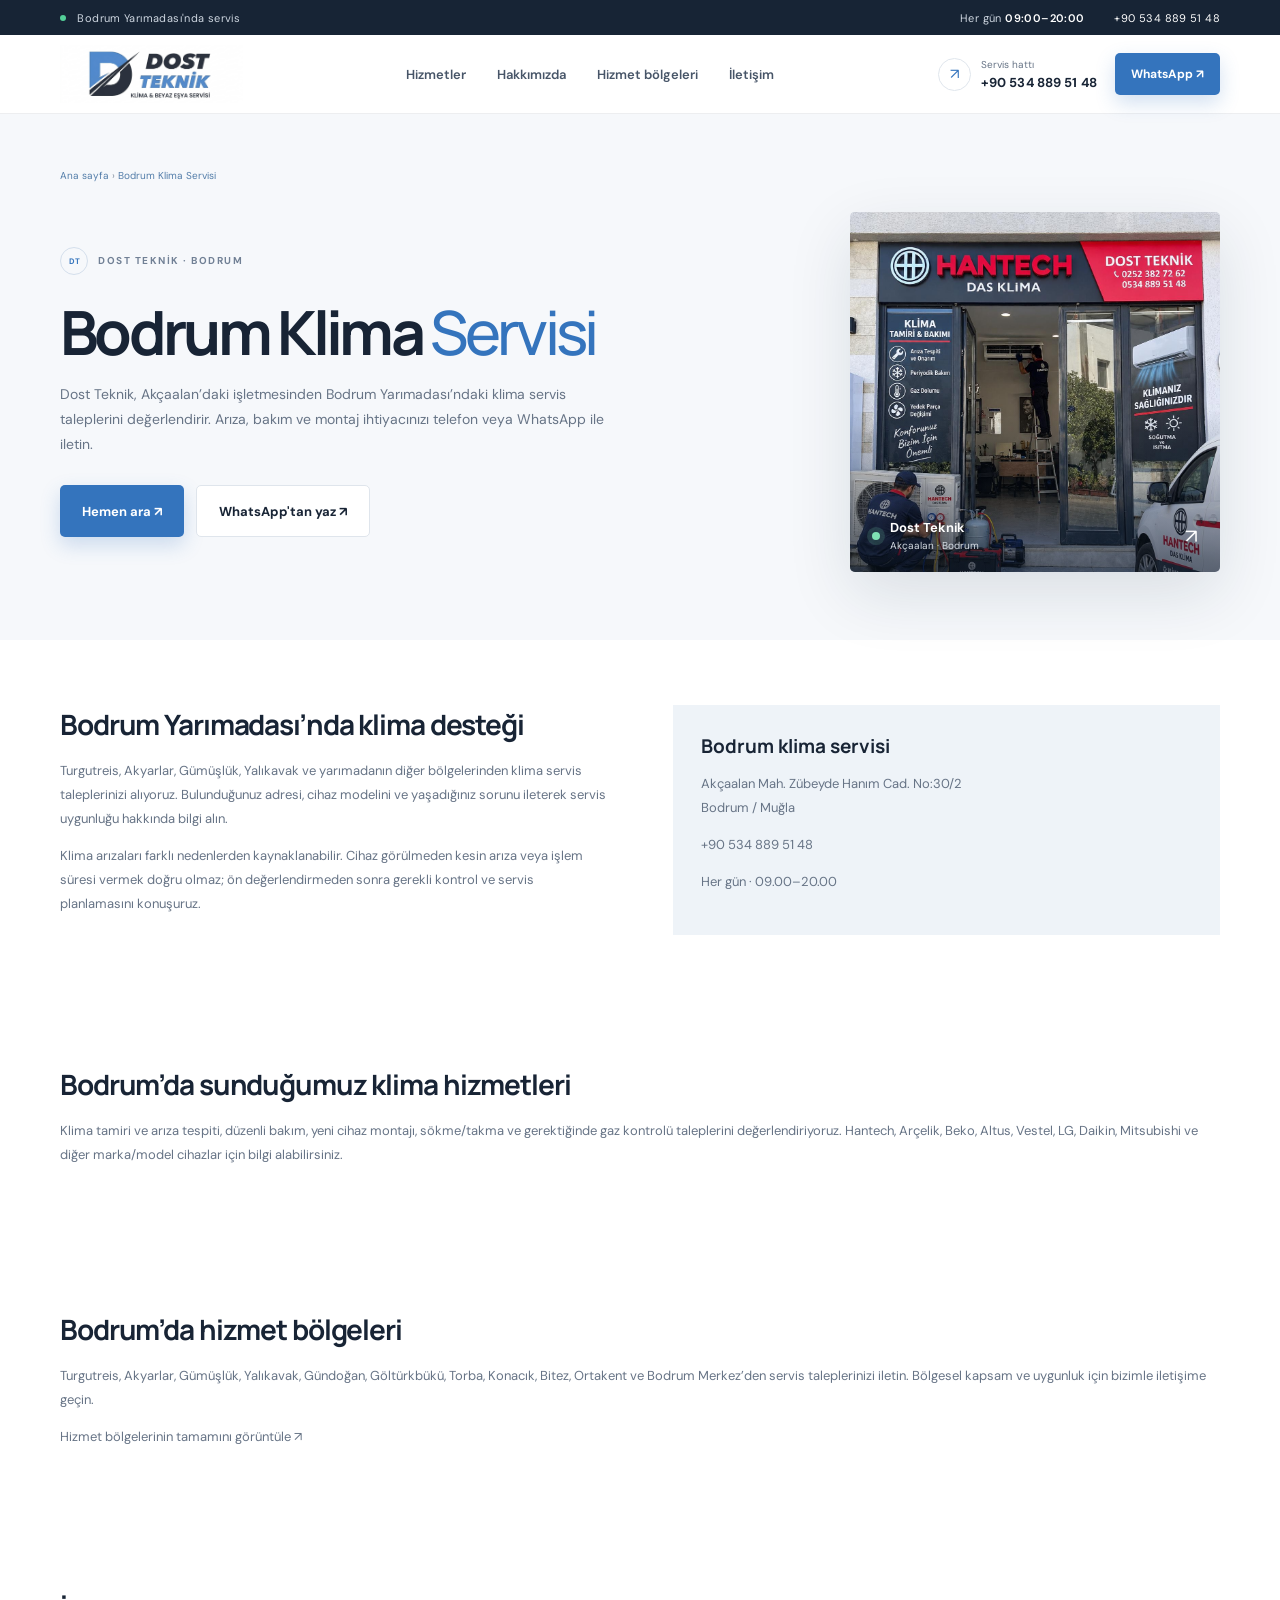
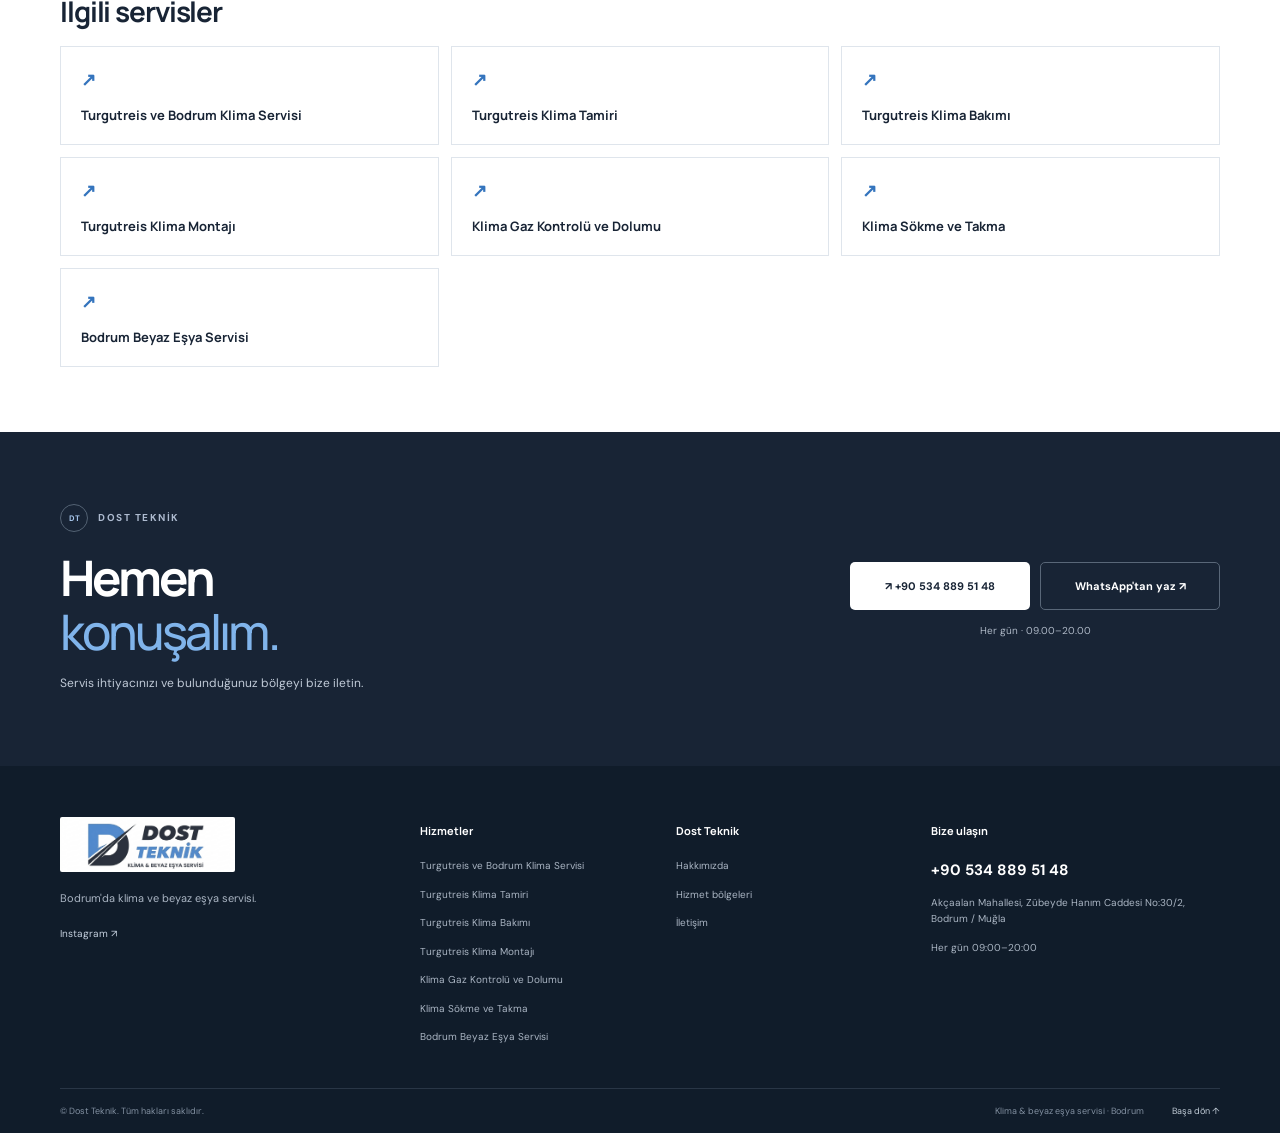
<file: bodrum-klima-servisi/index.html>
<!doctype html>
<html lang="tr">
<head>
  <meta charset="utf-8"><meta name="viewport" content="width=device-width,initial-scale=1,viewport-fit=cover">
  <meta name="theme-color" content="#f5f7fa"><title>Bodrum Klima Servisi | Dost Teknik</title>
  <meta name="description" content="Bodrum Yarımadası’nda klima bakımı, arıza tespiti ve montaj hizmeti. Dost Teknik ile servis talebinizi görüşün."><link rel="canonical" href="./">
  <meta property="og:type" content="website"><meta property="og:locale" content="tr_TR">
  <meta property="og:title" content="Bodrum Klima Servisi | Dost Teknik"><meta property="og:description" content="Bodrum Yarımadası’nda klima bakımı, arıza tespiti ve montaj hizmeti. Dost Teknik ile servis talebinizi görüşün."><meta property="og:url" content="./">
  <link rel="icon" href="../assets/images/favicon.svg" type="image/svg+xml">
  <link rel="preconnect" href="https://fonts.googleapis.com"><link rel="preconnect" href="https://fonts.gstatic.com" crossorigin>
  <link href="https://fonts.googleapis.com/css2?family=DM+Sans:wght@400;500;600;700&family=Manrope:wght@400;500;600;700;800&display=swap" rel="stylesheet">
  <link rel="stylesheet" href="../css/style.css">
  <script type="application/ld+json">{"@context":"https://schema.org","@type":"BreadcrumbList","itemListElement":[{"@type":"ListItem","position":1,"name":"Ana sayfa","item":"../"},{"@type":"ListItem","position":2,"name":"Bodrum Klima Servisi","item":"./"}]}</script>
</head>
<body>
  <a class="skip-link" href="#main">İçeriğe geç</a>
  <div class="topline"><div class="container topline-inner"><span><i class="status-dot"></i> Bodrum Yarımadası'nda servis</span><span>Her gün <b>09.00–20.00</b></span><a href="tel:+905348895148">+90 534 889 51 48 ↗</a></div></div>
  <header class="site-header"><div class="container header-inner">
    <a class="brand" href="../" aria-label="Dost Teknik ana sayfa"><img src="../assets/images/DostTeknik_Logo_Yeni.jpg" alt="Dost Teknik Klima ve Beyaz Eşya Servisi" width="300" height="96"></a>
    <button class="menu-toggle" aria-expanded="false" aria-controls="primary-nav" aria-label="Menüyü aç"><span></span><span></span></button>
    <nav id="primary-nav" class="nav"><a href="../#hizmetler">Hizmetler</a><a href="../hakkimizda.html">Hakkımızda</a><a href="../hizmet-bolgeleri/">Hizmet bölgeleri</a><a href="../iletisim.html">İletişim</a><div class="nav-mobile-cta"><a class="button button-primary" href="tel:+905348895148">Hemen ara</a><a class="button button-whatsapp" href="https://wa.me/905348895148?text=Merhaba%20Dost%20Teknik%2C%20Bodrum%20Klima%20Servisi%20hakk%C4%B1nda%20bilgi%20almak%20istiyorum." target="_blank" rel="noopener">WhatsApp'tan yaz</a></div></nav>
    <div class="header-cta"><a class="header-phone" href="tel:+905348895148"><span class="phone-icon">↗</span><span><small>Servis hattı</small><b>0534 889 51 48</b></span></a><a class="button button-primary button-small" href="https://wa.me/905348895148?text=Merhaba%20Dost%20Teknik%2C%20Bodrum%20Klima%20Servisi%20hakk%C4%B1nda%20bilgi%20almak%20istiyorum." target="_blank" rel="noopener">WhatsApp ↗</a></div>
  </div></header>
  <main id="main">
    <section class="content-hero"><div class="container"><div class="breadcrumbs"><a href="../">Ana sayfa</a> <span>›</span> <a href="./">Bodrum Klima Servisi</a></div><div class="content-hero-grid"><div><div class="eyebrow"><span class="eyebrow-mark">DT</span> DOST TEKNİK · BODRUM</div><h1>Bodrum Klima <span>Servisi</span></h1><p>Dost Teknik, Akçaalan’daki işletmesinden Bodrum Yarımadası’ndaki klima servis taleplerini değerlendirir. Arıza, bakım ve montaj ihtiyacınızı telefon veya WhatsApp ile iletin.</p><div class="hero-actions"><a class="button button-primary" href="tel:+905348895148">Hemen ara ↗</a><a class="button" style="background:#fff;border:1px solid #dfe5ec" href="https://wa.me/905348895148?text=Merhaba%20Dost%20Teknik%2C%20Bodrum%20Klima%20Servisi%20hakk%C4%B1nda%20bilgi%20almak%20istiyorum." target="_blank" rel="noopener">WhatsApp'tan yaz ↗</a></div></div><div class="hero-visual"><img class="hero-photo" src="../assets/images/dost-teknik-dukkan.jpeg" alt="Dost Teknik Bodrum klima servis işletmesi" width="1086" height="1630" fetchpriority="high"><div class="hero-photo-shade"></div><div class="photo-caption"><span class="caption-dot"></span><span><b>Dost Teknik</b><small>Akçaalan · Bodrum</small></span><span class="caption-arrow">↗</span></div></div></div></div></section>
    <section class="content-section"><div class="container content-two"><div><h2>Bodrum Yarımadası’nda klima desteği</h2><p>Turgutreis, Akyarlar, Gümüşlük, Yalıkavak ve yarımadanın diğer bölgelerinden klima servis taleplerinizi alıyoruz. Bulunduğunuz adresi, cihaz modelini ve yaşadığınız sorunu ileterek servis uygunluğu hakkında bilgi alın.</p><p>Klima arızaları farklı nedenlerden kaynaklanabilir. Cihaz görülmeden kesin arıza veya işlem süresi vermek doğru olmaz; ön değerlendirmeden sonra gerekli kontrol ve servis planlamasını konuşuruz.</p></div><aside class="content-callout"><h3>Bodrum klima servisi</h3><p>Akçaalan Mah. Zübeyde Hanım Cad. No:30/2<br>Bodrum / Muğla</p><p><a href="tel:+905348895148">+90 534 889 51 48</a></p><p>Her gün · 09.00–20.00</p></aside></div></section><section class="content-section"><div class="container"><h2>Bodrum’da sunduğumuz klima hizmetleri</h2><p>Klima tamiri ve arıza tespiti, düzenli bakım, yeni cihaz montajı, sökme/takma ve gerektiğinde gaz kontrolü taleplerini değerlendiriyoruz. Hantech, Arçelik, Beko, Altus, Vestel, LG, Daikin, Mitsubishi ve diğer marka/model cihazlar için bilgi alabilirsiniz.</p></div></section><section class="content-section"><div class="container"><h2>Bodrum’da hizmet bölgeleri</h2><p>Turgutreis, Akyarlar, Gümüşlük, Yalıkavak, Gündoğan, Göltürkbükü, Torba, Konacık, Bitez, Ortakent ve Bodrum Merkez’den servis taleplerinizi iletin. Bölgesel kapsam ve uygunluk için bizimle iletişime geçin.</p><p><a href="../hizmet-bolgeleri/">Hizmet bölgelerinin tamamını görüntüle ↗</a></p></div></section>
    <section class="content-section"><div class="container"><h2>İlgili servisler</h2><div class="content-links"><a href="../klima-servisi/"><span>↗</span>Turgutreis ve Bodrum Klima Servisi</a><a href="../klima-tamiri/"><span>↗</span>Turgutreis Klima Tamiri</a><a href="../klima-bakimi/"><span>↗</span>Turgutreis Klima Bakımı</a><a href="../klima-montaji/"><span>↗</span>Turgutreis Klima Montajı</a><a href="../klima-gaz-dolumu/"><span>↗</span>Klima Gaz Kontrolü ve Dolumu</a><a href="../klima-sokme-takma/"><span>↗</span>Klima Sökme ve Takma</a><a href="../beyaz-esya-servisi/"><span>↗</span>Bodrum Beyaz Eşya Servisi</a></div></div></section>
    <section id="iletisim" class="contact-cta"><div class="container contact-cta-inner"><div><div class="eyebrow eyebrow-light"><span class="eyebrow-mark">DT</span> DOST TEKNİK</div><h2>Hemen<br><span>konuşalım.</span></h2><p>Servis ihtiyacınızı ve bulunduğunuz bölgeyi bize iletin.</p></div><div class="contact-actions"><a class="button button-white" href="tel:+905348895148">↗ 0534 889 51 48</a><a class="button button-ghost" href="https://wa.me/905348895148?text=Merhaba%20Dost%20Teknik%2C%20Bodrum%20Klima%20Servisi%20hakk%C4%B1nda%20bilgi%20almak%20istiyorum." target="_blank" rel="noopener">WhatsApp'tan yaz ↗</a><small>Her gün · 09.00–20.00</small></div></div></section>
  </main>
  <footer class="site-footer"><div class="container footer-main"><div class="footer-brand"><a class="brand brand-footer" href="../"><img src="../assets/images/DostTeknik_Logo_Yeni.jpg" alt="Dost Teknik" width="300" height="96"></a><p>Bodrum'da klima ve beyaz eşya servisi.</p><a class="instagram-link" href="https://www.instagram.com/teknik.dost/" target="_blank" rel="noopener">Instagram ↗</a></div><div class="footer-col"><h3>Hizmetler</h3><a href="../klima-servisi/">Turgutreis ve Bodrum Klima Servisi</a><a href="../klima-tamiri/">Turgutreis Klima Tamiri</a><a href="../klima-bakimi/">Turgutreis Klima Bakımı</a><a href="../klima-montaji/">Turgutreis Klima Montajı</a><a href="../klima-gaz-dolumu/">Klima Gaz Kontrolü ve Dolumu</a><a href="../klima-sokme-takma/">Klima Sökme ve Takma</a><a href="../beyaz-esya-servisi/">Bodrum Beyaz Eşya Servisi</a></div><div class="footer-col"><h3>Dost Teknik</h3><a href="../hakkimizda.html">Hakkımızda</a><a href="../hizmet-bolgeleri/">Hizmet bölgeleri</a><a href="../iletisim.html">İletişim</a></div><div class="footer-col footer-contact"><h3>Bize ulaşın</h3><a class="footer-number" href="tel:+905348895148">+90 534 889 51 48</a><span>Akçaalan Mah. Zübeyde Hanım Cad.<br>No:30/2, Bodrum / Muğla</span><span>Her gün · 09.00–20.00</span></div></div><div class="container footer-bottom"><span>© Dost Teknik. Tüm hakları saklıdır.</span><span>Klima & beyaz eşya servisi · Bodrum</span><a href="#main">Başa dön ↑</a></div></footer>
  <nav class="mobile-dock" aria-label="Hızlı iletişim"><a href="tel:+905348895148"><span>↗</span> Ara</a><a href="https://wa.me/905348895148?text=Merhaba%20Dost%20Teknik%2C%20Bodrum%20Klima%20Servisi%20hakk%C4%B1nda%20bilgi%20almak%20istiyorum." target="_blank" rel="noopener"><span>◉</span> WhatsApp</a><a href="https://www.google.com/maps/search/?api=1&query=Ak%C3%A7aalan+Bodrum+Mu%C4%9Fla" target="_blank" rel="noopener"><span>⌖</span> Konum</a></nav>
  <script src="../js/config.js" defer></script><script src="../js/main.js" defer></script>
</body></html>
</file>
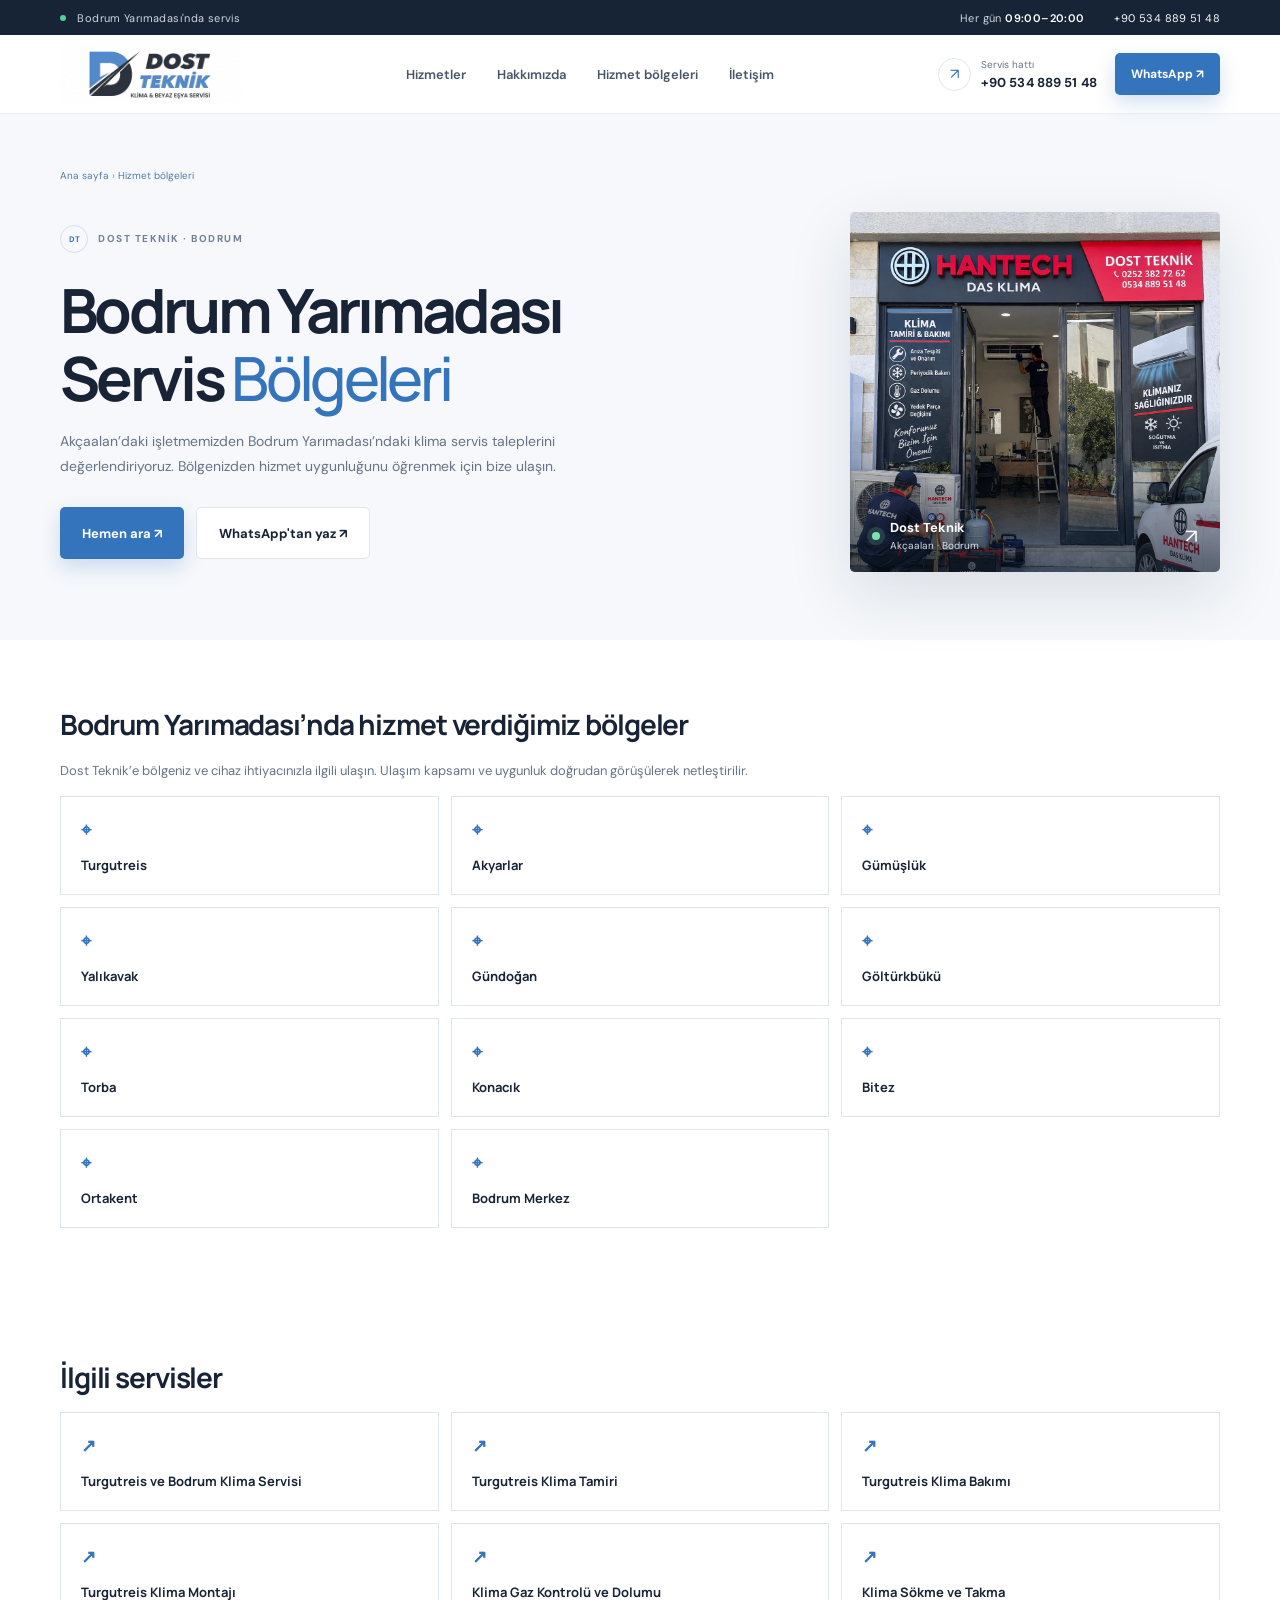
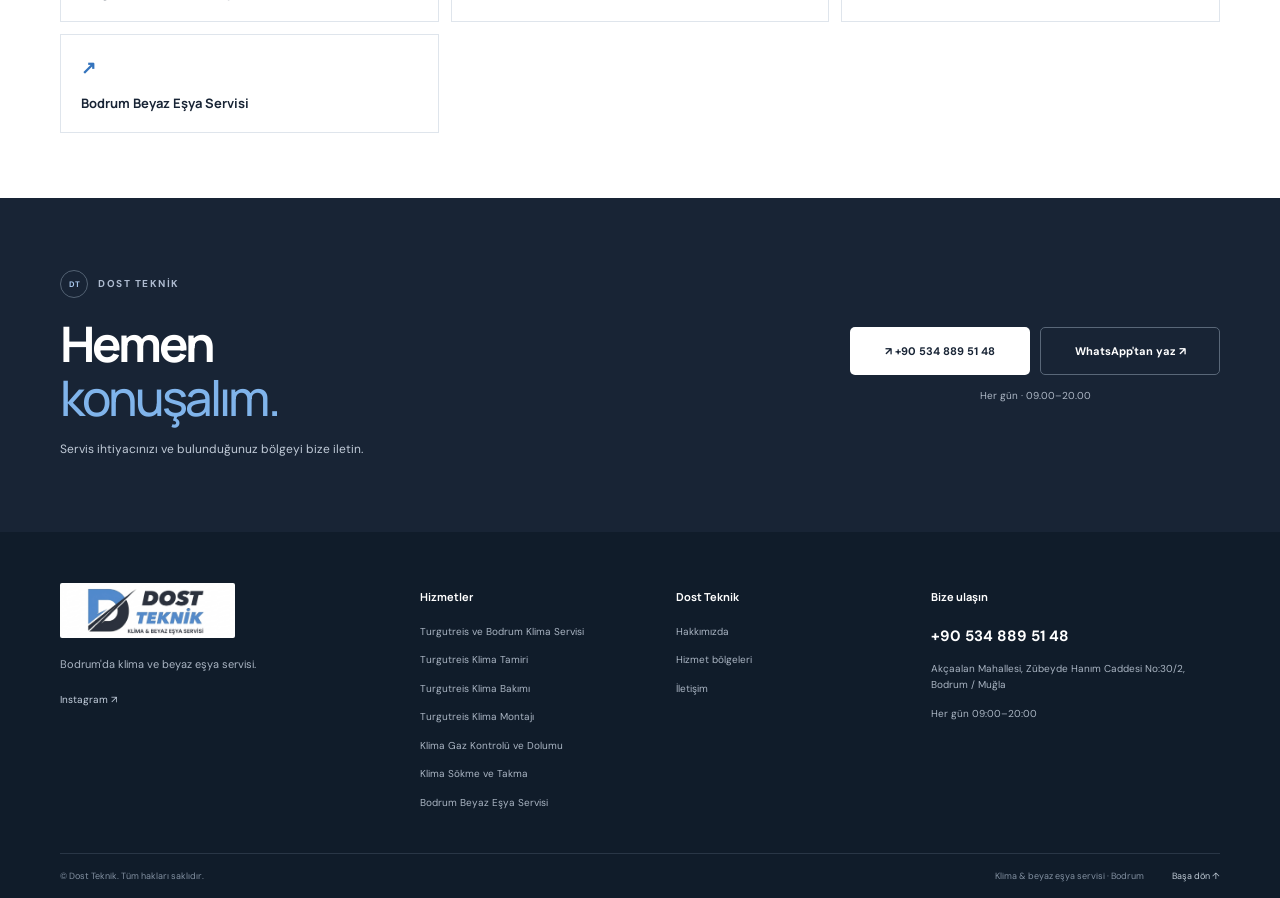
<file: hizmet-bolgeleri/index.html>
<!doctype html>
<html lang="tr">
<head>
  <meta charset="utf-8"><meta name="viewport" content="width=device-width,initial-scale=1,viewport-fit=cover">
  <meta name="theme-color" content="#f5f7fa"><title>Bodrum Klima Servis Bölgeleri | Dost Teknik</title>
  <meta name="description" content="Dost Teknik’in Bodrum Yarımadası’nda klima servis talebi aldığı bölgeleri görüntüleyin ve bize ulaşın."><link rel="canonical" href="./">
  <meta property="og:type" content="website"><meta property="og:locale" content="tr_TR">
  <meta property="og:title" content="Bodrum Klima Servis Bölgeleri | Dost Teknik"><meta property="og:description" content="Dost Teknik’in Bodrum Yarımadası’nda klima servis talebi aldığı bölgeleri görüntüleyin ve bize ulaşın."><meta property="og:url" content="./">
  <link rel="icon" href="../assets/images/favicon.svg" type="image/svg+xml">
  <link rel="preconnect" href="https://fonts.googleapis.com"><link rel="preconnect" href="https://fonts.gstatic.com" crossorigin>
  <link href="https://fonts.googleapis.com/css2?family=DM+Sans:wght@400;500;600;700&family=Manrope:wght@400;500;600;700;800&display=swap" rel="stylesheet">
  <link rel="stylesheet" href="../css/style.css">
  <script type="application/ld+json">{"@context":"https://schema.org","@type":"BreadcrumbList","itemListElement":[{"@type":"ListItem","position":1,"name":"Ana sayfa","item":"../"},{"@type":"ListItem","position":2,"name":"Hizmet bölgeleri","item":"./"}]}</script>
</head>
<body>
  <a class="skip-link" href="#main">İçeriğe geç</a>
  <div class="topline"><div class="container topline-inner"><span><i class="status-dot"></i> Bodrum Yarımadası'nda servis</span><span>Her gün <b>09.00–20.00</b></span><a href="tel:+905348895148">+90 534 889 51 48 ↗</a></div></div>
  <header class="site-header"><div class="container header-inner">
    <a class="brand" href="../" aria-label="Dost Teknik ana sayfa"><img src="../assets/images/DostTeknik_Logo_Yeni.jpg" alt="Dost Teknik Klima ve Beyaz Eşya Servisi" width="300" height="96"></a>
    <button class="menu-toggle" aria-expanded="false" aria-controls="primary-nav" aria-label="Menüyü aç"><span></span><span></span></button>
    <nav id="primary-nav" class="nav"><a href="../#hizmetler">Hizmetler</a><a href="../hakkimizda.html">Hakkımızda</a><a href="../hizmet-bolgeleri/">Hizmet bölgeleri</a><a href="../iletisim.html">İletişim</a><div class="nav-mobile-cta"><a class="button button-primary" href="tel:+905348895148">Hemen ara</a><a class="button button-whatsapp" href="https://wa.me/905348895148?text=Merhaba%20Dost%20Teknik%2C%20Bodrum%20Yar%C4%B1madas%C4%B1%20Servis%20B%C3%B6lgeleri%20hakk%C4%B1nda%20bilgi%20almak%20istiyorum." target="_blank" rel="noopener">WhatsApp'tan yaz</a></div></nav>
    <div class="header-cta"><a class="header-phone" href="tel:+905348895148"><span class="phone-icon">↗</span><span><small>Servis hattı</small><b>0534 889 51 48</b></span></a><a class="button button-primary button-small" href="https://wa.me/905348895148?text=Merhaba%20Dost%20Teknik%2C%20Bodrum%20Yar%C4%B1madas%C4%B1%20Servis%20B%C3%B6lgeleri%20hakk%C4%B1nda%20bilgi%20almak%20istiyorum." target="_blank" rel="noopener">WhatsApp ↗</a></div>
  </div></header>
  <main id="main">
    <section class="content-hero"><div class="container"><div class="breadcrumbs"><a href="../">Ana sayfa</a> <span>›</span> <a href="./">Hizmet bölgeleri</a></div><div class="content-hero-grid"><div><div class="eyebrow"><span class="eyebrow-mark">DT</span> DOST TEKNİK · BODRUM</div><h1>Bodrum Yarımadası Servis <span>Bölgeleri</span></h1><p>Akçaalan’daki işletmemizden Bodrum Yarımadası’ndaki klima servis taleplerini değerlendiriyoruz. Bölgenizden hizmet uygunluğunu öğrenmek için bize ulaşın.</p><div class="hero-actions"><a class="button button-primary" href="tel:+905348895148">Hemen ara ↗</a><a class="button" style="background:#fff;border:1px solid #dfe5ec" href="https://wa.me/905348895148?text=Merhaba%20Dost%20Teknik%2C%20Bodrum%20Yar%C4%B1madas%C4%B1%20Servis%20B%C3%B6lgeleri%20hakk%C4%B1nda%20bilgi%20almak%20istiyorum." target="_blank" rel="noopener">WhatsApp'tan yaz ↗</a></div></div><div class="hero-visual"><img class="hero-photo" src="../assets/images/dost-teknik-dukkan.jpeg" alt="Dost Teknik Bodrum klima servis işletmesi" width="1086" height="1630" fetchpriority="high"><div class="hero-photo-shade"></div><div class="photo-caption"><span class="caption-dot"></span><span><b>Dost Teknik</b><small>Akçaalan · Bodrum</small></span><span class="caption-arrow">↗</span></div></div></div></div></section>
    <section class="content-section"><div class="container"><h2>Bodrum Yarımadası’nda hizmet verdiğimiz bölgeler</h2><p>Dost Teknik’e bölgeniz ve cihaz ihtiyacınızla ilgili ulaşın. Ulaşım kapsamı ve uygunluk doğrudan görüşülerek netleştirilir.</p><div class="content-links"><a href="./turgutreis/"><span>⌖</span>Turgutreis</a><a href="#iletisim"><span>⌖</span>Akyarlar</a><a href="#iletisim"><span>⌖</span>Gümüşlük</a><a href="#iletisim"><span>⌖</span>Yalıkavak</a><a href="#iletisim"><span>⌖</span>Gündoğan</a><a href="#iletisim"><span>⌖</span>Göltürkbükü</a><a href="#iletisim"><span>⌖</span>Torba</a><a href="#iletisim"><span>⌖</span>Konacık</a><a href="#iletisim"><span>⌖</span>Bitez</a><a href="#iletisim"><span>⌖</span>Ortakent</a><a href="#iletisim"><span>⌖</span>Bodrum Merkez</a></div></div></section>
    <section class="content-section"><div class="container"><h2>İlgili servisler</h2><div class="content-links"><a href="../klima-servisi/"><span>↗</span>Turgutreis ve Bodrum Klima Servisi</a><a href="../klima-tamiri/"><span>↗</span>Turgutreis Klima Tamiri</a><a href="../klima-bakimi/"><span>↗</span>Turgutreis Klima Bakımı</a><a href="../klima-montaji/"><span>↗</span>Turgutreis Klima Montajı</a><a href="../klima-gaz-dolumu/"><span>↗</span>Klima Gaz Kontrolü ve Dolumu</a><a href="../klima-sokme-takma/"><span>↗</span>Klima Sökme ve Takma</a><a href="../beyaz-esya-servisi/"><span>↗</span>Bodrum Beyaz Eşya Servisi</a></div></div></section>
    <section id="iletisim" class="contact-cta"><div class="container contact-cta-inner"><div><div class="eyebrow eyebrow-light"><span class="eyebrow-mark">DT</span> DOST TEKNİK</div><h2>Hemen<br><span>konuşalım.</span></h2><p>Servis ihtiyacınızı ve bulunduğunuz bölgeyi bize iletin.</p></div><div class="contact-actions"><a class="button button-white" href="tel:+905348895148">↗ 0534 889 51 48</a><a class="button button-ghost" href="https://wa.me/905348895148?text=Merhaba%20Dost%20Teknik%2C%20Bodrum%20Yar%C4%B1madas%C4%B1%20Servis%20B%C3%B6lgeleri%20hakk%C4%B1nda%20bilgi%20almak%20istiyorum." target="_blank" rel="noopener">WhatsApp'tan yaz ↗</a><small>Her gün · 09.00–20.00</small></div></div></section>
  </main>
  <footer class="site-footer"><div class="container footer-main"><div class="footer-brand"><a class="brand brand-footer" href="../"><img src="../assets/images/DostTeknik_Logo_Yeni.jpg" alt="Dost Teknik" width="300" height="96"></a><p>Bodrum'da klima ve beyaz eşya servisi.</p><a class="instagram-link" href="https://www.instagram.com/teknik.dost/" target="_blank" rel="noopener">Instagram ↗</a></div><div class="footer-col"><h3>Hizmetler</h3><a href="../klima-servisi/">Turgutreis ve Bodrum Klima Servisi</a><a href="../klima-tamiri/">Turgutreis Klima Tamiri</a><a href="../klima-bakimi/">Turgutreis Klima Bakımı</a><a href="../klima-montaji/">Turgutreis Klima Montajı</a><a href="../klima-gaz-dolumu/">Klima Gaz Kontrolü ve Dolumu</a><a href="../klima-sokme-takma/">Klima Sökme ve Takma</a><a href="../beyaz-esya-servisi/">Bodrum Beyaz Eşya Servisi</a></div><div class="footer-col"><h3>Dost Teknik</h3><a href="../hakkimizda.html">Hakkımızda</a><a href="../hizmet-bolgeleri/">Hizmet bölgeleri</a><a href="../iletisim.html">İletişim</a></div><div class="footer-col footer-contact"><h3>Bize ulaşın</h3><a class="footer-number" href="tel:+905348895148">+90 534 889 51 48</a><span>Akçaalan Mah. Zübeyde Hanım Cad.<br>No:30/2, Bodrum / Muğla</span><span>Her gün · 09.00–20.00</span></div></div><div class="container footer-bottom"><span>© Dost Teknik. Tüm hakları saklıdır.</span><span>Klima & beyaz eşya servisi · Bodrum</span><a href="#main">Başa dön ↑</a></div></footer>
  <nav class="mobile-dock" aria-label="Hızlı iletişim"><a href="tel:+905348895148"><span>↗</span> Ara</a><a href="https://wa.me/905348895148?text=Merhaba%20Dost%20Teknik%2C%20Bodrum%20Yar%C4%B1madas%C4%B1%20Servis%20B%C3%B6lgeleri%20hakk%C4%B1nda%20bilgi%20almak%20istiyorum." target="_blank" rel="noopener"><span>◉</span> WhatsApp</a><a href="https://www.google.com/maps/search/?api=1&query=Ak%C3%A7aalan+Bodrum+Mu%C4%9Fla" target="_blank" rel="noopener"><span>⌖</span> Konum</a></nav>
  <script src="../js/config.js" defer></script><script src="../js/main.js" defer></script>
</body></html>
</file>
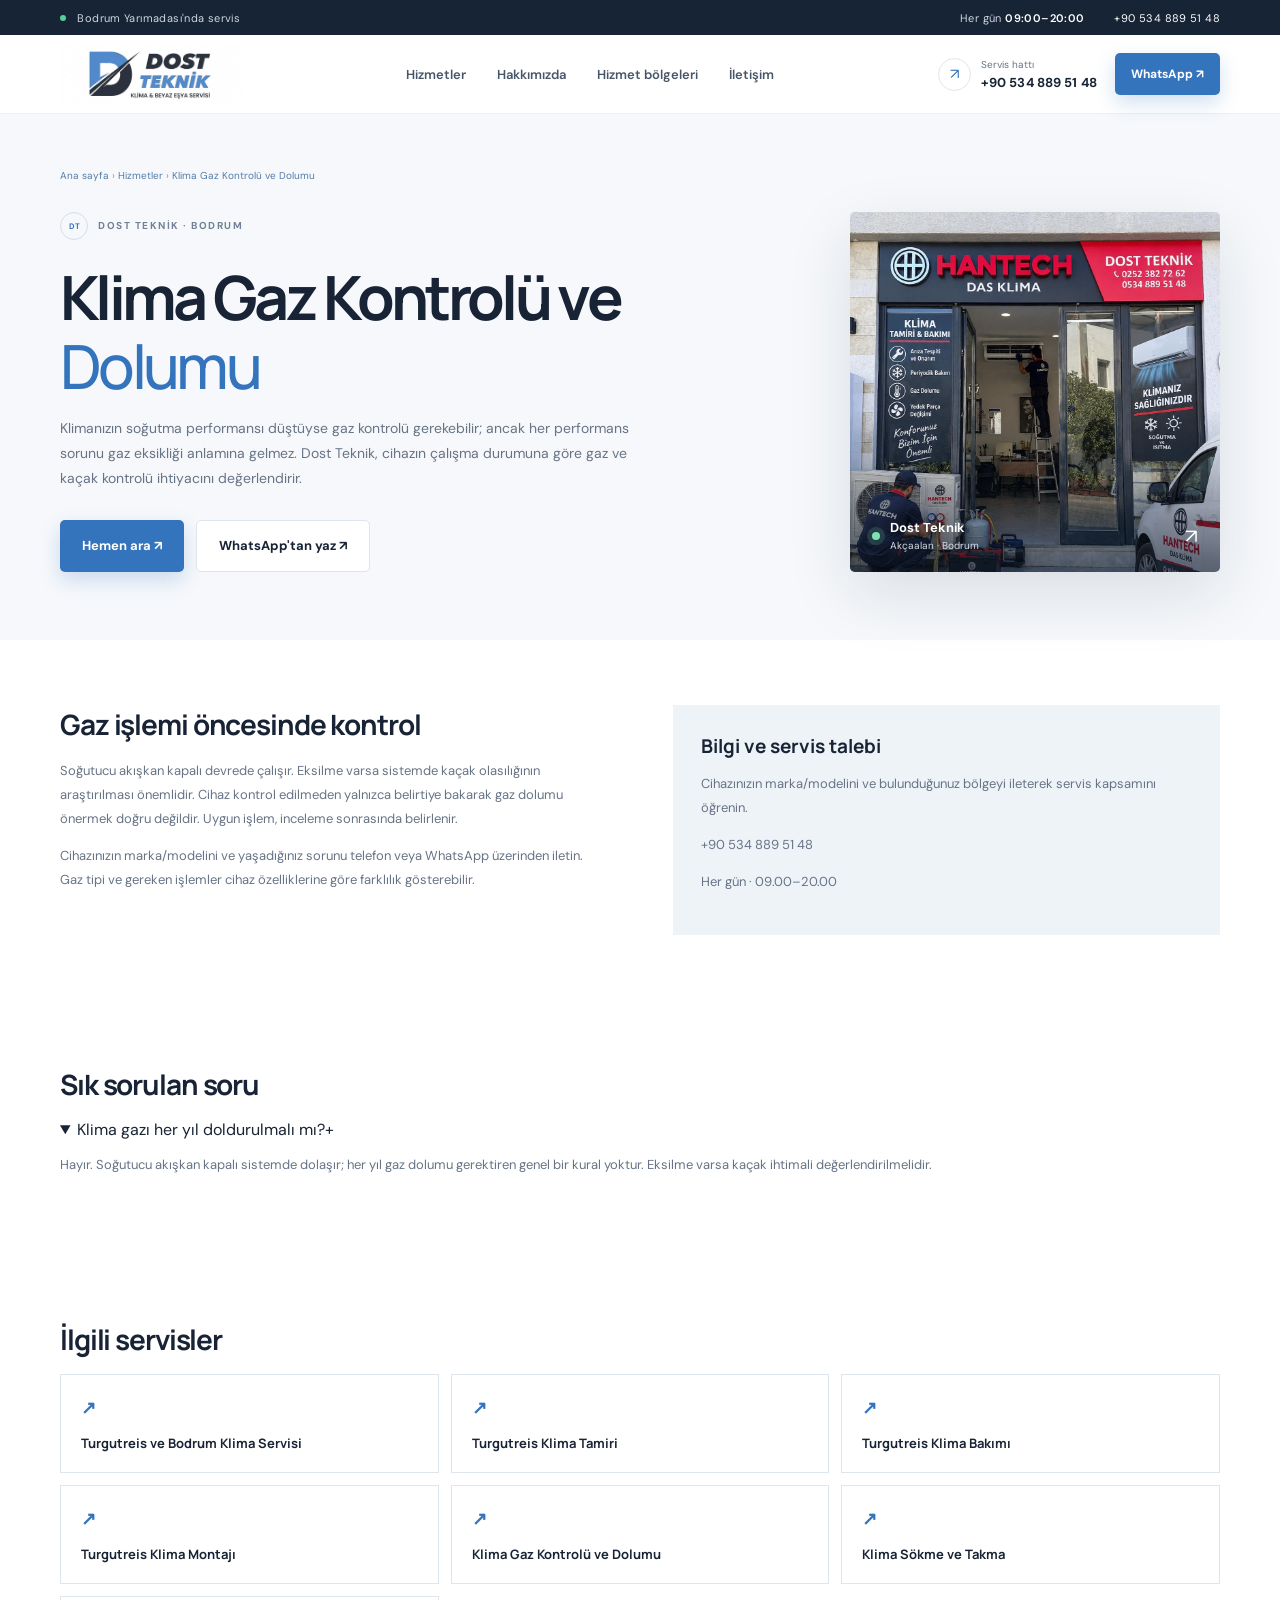
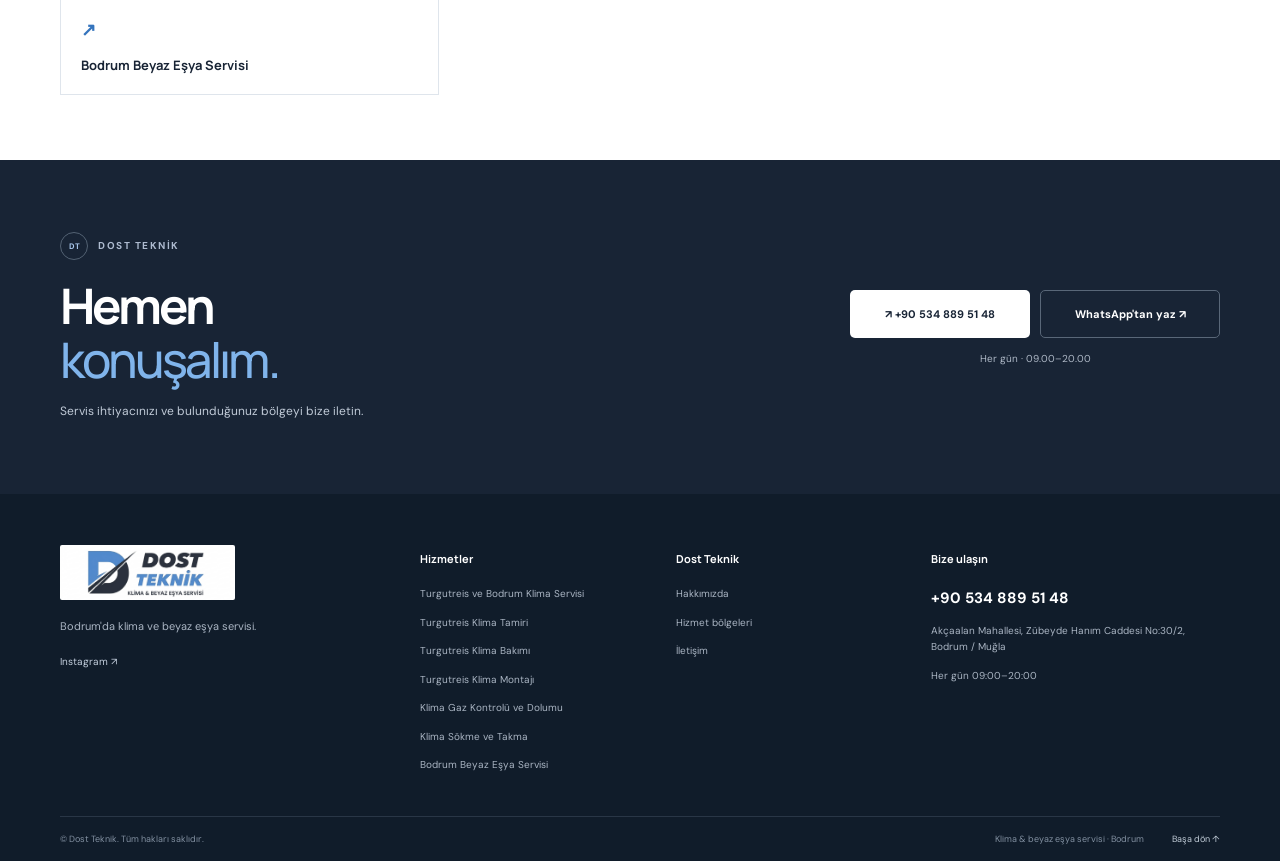
<file: klima-gaz-dolumu/index.html>
<!doctype html>
<html lang="tr">
<head>
  <meta charset="utf-8"><meta name="viewport" content="width=device-width,initial-scale=1,viewport-fit=cover">
  <meta name="theme-color" content="#f5f7fa"><title>Klima Gaz Kontrolü ve Dolumu | Dost Teknik</title>
  <meta name="description" content="Bodrum’da klima gaz kontrolü ve dolum talebinizi Dost Teknik’e iletin. Önce cihazın durumunu değerlendirelim."><link rel="canonical" href="./">
  <meta property="og:type" content="website"><meta property="og:locale" content="tr_TR">
  <meta property="og:title" content="Klima Gaz Kontrolü ve Dolumu | Dost Teknik"><meta property="og:description" content="Bodrum’da klima gaz kontrolü ve dolum talebinizi Dost Teknik’e iletin. Önce cihazın durumunu değerlendirelim."><meta property="og:url" content="./">
  <link rel="icon" href="../assets/images/favicon.svg" type="image/svg+xml">
  <link rel="preconnect" href="https://fonts.googleapis.com"><link rel="preconnect" href="https://fonts.gstatic.com" crossorigin>
  <link href="https://fonts.googleapis.com/css2?family=DM+Sans:wght@400;500;600;700&family=Manrope:wght@400;500;600;700;800&display=swap" rel="stylesheet">
  <link rel="stylesheet" href="../css/style.css">
  <script type="application/ld+json">{"@context":"https://schema.org","@type":"BreadcrumbList","itemListElement":[{"@type":"ListItem","position":1,"name":"Ana sayfa","item":"../"},{"@type":"ListItem","position":2,"name":"Hizmetler","item":"../#hizmetler"},{"@type":"ListItem","position":3,"name":"Klima Gaz Kontrolü ve Dolumu","item":"./"}]}</script>
</head>
<body>
  <a class="skip-link" href="#main">İçeriğe geç</a>
  <div class="topline"><div class="container topline-inner"><span><i class="status-dot"></i> Bodrum Yarımadası'nda servis</span><span>Her gün <b>09.00–20.00</b></span><a href="tel:+905348895148">+90 534 889 51 48 ↗</a></div></div>
  <header class="site-header"><div class="container header-inner">
    <a class="brand" href="../" aria-label="Dost Teknik ana sayfa"><img src="../assets/images/DostTeknik_Logo_Yeni.jpg" alt="Dost Teknik Klima ve Beyaz Eşya Servisi" width="300" height="96"></a>
    <button class="menu-toggle" aria-expanded="false" aria-controls="primary-nav" aria-label="Menüyü aç"><span></span><span></span></button>
    <nav id="primary-nav" class="nav"><a href="../#hizmetler">Hizmetler</a><a href="../hakkimizda.html">Hakkımızda</a><a href="../hizmet-bolgeleri/">Hizmet bölgeleri</a><a href="../iletisim.html">İletişim</a><div class="nav-mobile-cta"><a class="button button-primary" href="tel:+905348895148">Hemen ara</a><a class="button button-whatsapp" href="https://wa.me/905348895148?text=Merhaba%20Dost%20Teknik%2C%20Klima%20Gaz%20Kontrol%C3%BC%20ve%20Dolumu%20hakk%C4%B1nda%20bilgi%20almak%20istiyorum." target="_blank" rel="noopener">WhatsApp'tan yaz</a></div></nav>
    <div class="header-cta"><a class="header-phone" href="tel:+905348895148"><span class="phone-icon">↗</span><span><small>Servis hattı</small><b>0534 889 51 48</b></span></a><a class="button button-primary button-small" href="https://wa.me/905348895148?text=Merhaba%20Dost%20Teknik%2C%20Klima%20Gaz%20Kontrol%C3%BC%20ve%20Dolumu%20hakk%C4%B1nda%20bilgi%20almak%20istiyorum." target="_blank" rel="noopener">WhatsApp ↗</a></div>
  </div></header>
  <main id="main">
    <section class="content-hero"><div class="container"><div class="breadcrumbs"><a href="../">Ana sayfa</a> <span>›</span> <a href="../#hizmetler">Hizmetler</a> <span>›</span> <a href="./">Klima Gaz Kontrolü ve Dolumu</a></div><div class="content-hero-grid"><div><div class="eyebrow"><span class="eyebrow-mark">DT</span> DOST TEKNİK · BODRUM</div><h1>Klima Gaz Kontrolü ve <span>Dolumu</span></h1><p>Klimanızın soğutma performansı düştüyse gaz kontrolü gerekebilir; ancak her performans sorunu gaz eksikliği anlamına gelmez. Dost Teknik, cihazın çalışma durumuna göre gaz ve kaçak kontrolü ihtiyacını değerlendirir.</p><div class="hero-actions"><a class="button button-primary" href="tel:+905348895148">Hemen ara ↗</a><a class="button" style="background:#fff;border:1px solid #dfe5ec" href="https://wa.me/905348895148?text=Merhaba%20Dost%20Teknik%2C%20Klima%20Gaz%20Kontrol%C3%BC%20ve%20Dolumu%20hakk%C4%B1nda%20bilgi%20almak%20istiyorum." target="_blank" rel="noopener">WhatsApp'tan yaz ↗</a></div></div><div class="hero-visual"><img class="hero-photo" src="../assets/images/dost-teknik-dukkan.jpeg" alt="Dost Teknik Bodrum klima servis işletmesi" width="1086" height="1630" fetchpriority="high"><div class="hero-photo-shade"></div><div class="photo-caption"><span class="caption-dot"></span><span><b>Dost Teknik</b><small>Akçaalan · Bodrum</small></span><span class="caption-arrow">↗</span></div></div></div></div></section>
    <section class="content-section"><div class="container content-two"><div><h2>Gaz işlemi öncesinde kontrol</h2><p>Soğutucu akışkan kapalı devrede çalışır. Eksilme varsa sistemde kaçak olasılığının araştırılması önemlidir. Cihaz kontrol edilmeden yalnızca belirtiye bakarak gaz dolumu önermek doğru değildir. Uygun işlem, inceleme sonrasında belirlenir.</p><p>Cihazınızın marka/modelini ve yaşadığınız sorunu telefon veya WhatsApp üzerinden iletin. Gaz tipi ve gereken işlemler cihaz özelliklerine göre farklılık gösterebilir.</p></div><aside class="content-callout"><h3>Bilgi ve servis talebi</h3><p>Cihazınızın marka/modelini ve bulunduğunuz bölgeyi ileterek servis kapsamını öğrenin.</p><p><a href="tel:+905348895148">+90 534 889 51 48</a></p><p>Her gün · 09.00–20.00</p></aside></div></section><section class="content-section"><div class="container"><h2>Sık sorulan soru</h2><details open><summary>Klima gazı her yıl doldurulmalı mı?<span>+</span></summary><p>Hayır. Soğutucu akışkan kapalı sistemde dolaşır; her yıl gaz dolumu gerektiren genel bir kural yoktur. Eksilme varsa kaçak ihtimali değerlendirilmelidir.</p></details></div></section>
    <section class="content-section"><div class="container"><h2>İlgili servisler</h2><div class="content-links"><a href="../klima-servisi/"><span>↗</span>Turgutreis ve Bodrum Klima Servisi</a><a href="../klima-tamiri/"><span>↗</span>Turgutreis Klima Tamiri</a><a href="../klima-bakimi/"><span>↗</span>Turgutreis Klima Bakımı</a><a href="../klima-montaji/"><span>↗</span>Turgutreis Klima Montajı</a><a href="../klima-gaz-dolumu/"><span>↗</span>Klima Gaz Kontrolü ve Dolumu</a><a href="../klima-sokme-takma/"><span>↗</span>Klima Sökme ve Takma</a><a href="../beyaz-esya-servisi/"><span>↗</span>Bodrum Beyaz Eşya Servisi</a></div></div></section>
    <section id="iletisim" class="contact-cta"><div class="container contact-cta-inner"><div><div class="eyebrow eyebrow-light"><span class="eyebrow-mark">DT</span> DOST TEKNİK</div><h2>Hemen<br><span>konuşalım.</span></h2><p>Servis ihtiyacınızı ve bulunduğunuz bölgeyi bize iletin.</p></div><div class="contact-actions"><a class="button button-white" href="tel:+905348895148">↗ 0534 889 51 48</a><a class="button button-ghost" href="https://wa.me/905348895148?text=Merhaba%20Dost%20Teknik%2C%20Klima%20Gaz%20Kontrol%C3%BC%20ve%20Dolumu%20hakk%C4%B1nda%20bilgi%20almak%20istiyorum." target="_blank" rel="noopener">WhatsApp'tan yaz ↗</a><small>Her gün · 09.00–20.00</small></div></div></section>
  </main>
  <footer class="site-footer"><div class="container footer-main"><div class="footer-brand"><a class="brand brand-footer" href="../"><img src="../assets/images/DostTeknik_Logo_Yeni.jpg" alt="Dost Teknik" width="300" height="96"></a><p>Bodrum'da klima ve beyaz eşya servisi.</p><a class="instagram-link" href="https://www.instagram.com/teknik.dost/" target="_blank" rel="noopener">Instagram ↗</a></div><div class="footer-col"><h3>Hizmetler</h3><a href="../klima-servisi/">Turgutreis ve Bodrum Klima Servisi</a><a href="../klima-tamiri/">Turgutreis Klima Tamiri</a><a href="../klima-bakimi/">Turgutreis Klima Bakımı</a><a href="../klima-montaji/">Turgutreis Klima Montajı</a><a href="../klima-gaz-dolumu/">Klima Gaz Kontrolü ve Dolumu</a><a href="../klima-sokme-takma/">Klima Sökme ve Takma</a><a href="../beyaz-esya-servisi/">Bodrum Beyaz Eşya Servisi</a></div><div class="footer-col"><h3>Dost Teknik</h3><a href="../hakkimizda.html">Hakkımızda</a><a href="../hizmet-bolgeleri/">Hizmet bölgeleri</a><a href="../iletisim.html">İletişim</a></div><div class="footer-col footer-contact"><h3>Bize ulaşın</h3><a class="footer-number" href="tel:+905348895148">+90 534 889 51 48</a><span>Akçaalan Mah. Zübeyde Hanım Cad.<br>No:30/2, Bodrum / Muğla</span><span>Her gün · 09.00–20.00</span></div></div><div class="container footer-bottom"><span>© Dost Teknik. Tüm hakları saklıdır.</span><span>Klima & beyaz eşya servisi · Bodrum</span><a href="#main">Başa dön ↑</a></div></footer>
  <nav class="mobile-dock" aria-label="Hızlı iletişim"><a href="tel:+905348895148"><span>↗</span> Ara</a><a href="https://wa.me/905348895148?text=Merhaba%20Dost%20Teknik%2C%20Klima%20Gaz%20Kontrol%C3%BC%20ve%20Dolumu%20hakk%C4%B1nda%20bilgi%20almak%20istiyorum." target="_blank" rel="noopener"><span>◉</span> WhatsApp</a><a href="https://www.google.com/maps/search/?api=1&query=Ak%C3%A7aalan+Bodrum+Mu%C4%9Fla" target="_blank" rel="noopener"><span>⌖</span> Konum</a></nav>
  <script src="../js/config.js" defer></script><script src="../js/main.js" defer></script>
</body></html>
</file>
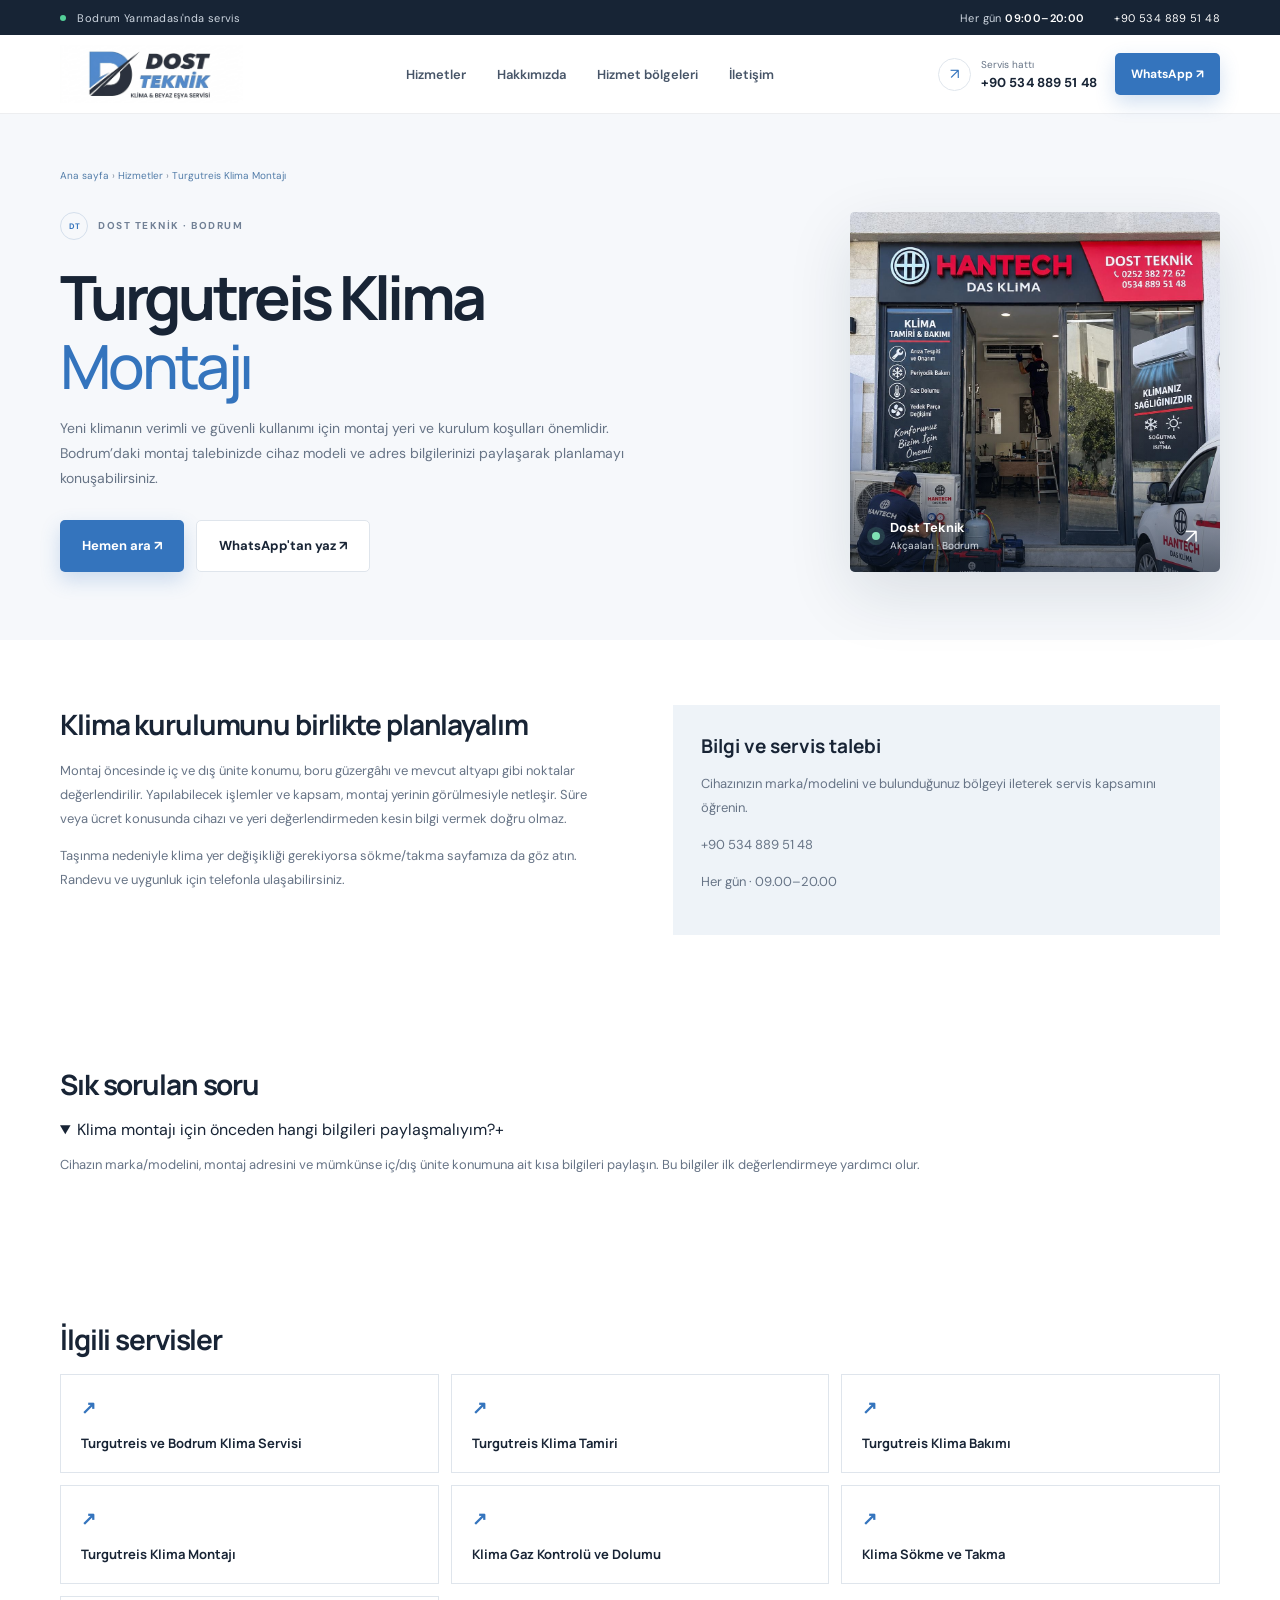
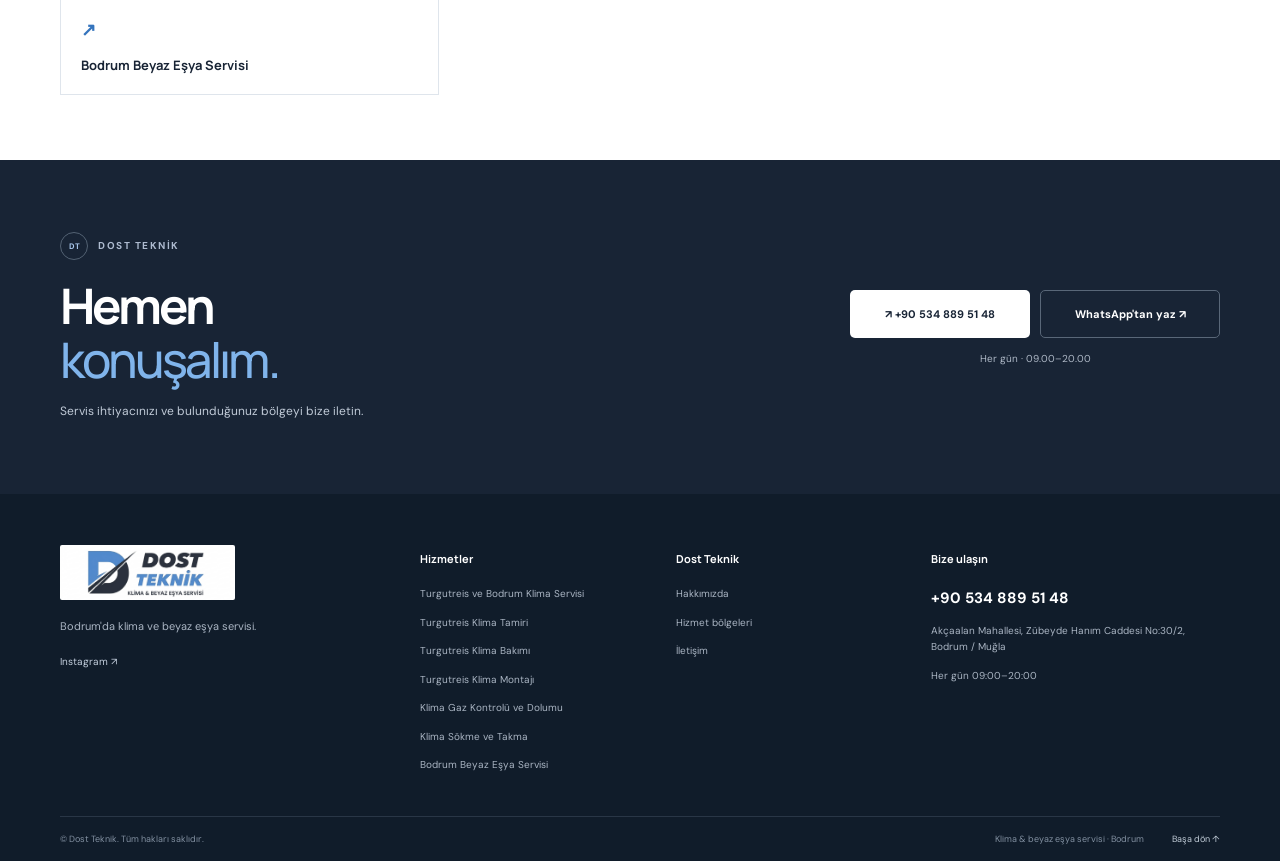
<file: klima-montaji/index.html>
<!doctype html>
<html lang="tr">
<head>
  <meta charset="utf-8"><meta name="viewport" content="width=device-width,initial-scale=1,viewport-fit=cover">
  <meta name="theme-color" content="#f5f7fa"><title>Turgutreis Klima Montajı | Dost Teknik</title>
  <meta name="description" content="Turgutreis klima montajı ve kurulum desteği. Dost Teknik ile cihaz ve montaj yeri hakkında görüşün."><link rel="canonical" href="./">
  <meta property="og:type" content="website"><meta property="og:locale" content="tr_TR">
  <meta property="og:title" content="Turgutreis Klima Montajı | Dost Teknik"><meta property="og:description" content="Turgutreis klima montajı ve kurulum desteği. Dost Teknik ile cihaz ve montaj yeri hakkında görüşün."><meta property="og:url" content="./">
  <link rel="icon" href="../assets/images/favicon.svg" type="image/svg+xml">
  <link rel="preconnect" href="https://fonts.googleapis.com"><link rel="preconnect" href="https://fonts.gstatic.com" crossorigin>
  <link href="https://fonts.googleapis.com/css2?family=DM+Sans:wght@400;500;600;700&family=Manrope:wght@400;500;600;700;800&display=swap" rel="stylesheet">
  <link rel="stylesheet" href="../css/style.css">
  <script type="application/ld+json">{"@context":"https://schema.org","@type":"BreadcrumbList","itemListElement":[{"@type":"ListItem","position":1,"name":"Ana sayfa","item":"../"},{"@type":"ListItem","position":2,"name":"Hizmetler","item":"../#hizmetler"},{"@type":"ListItem","position":3,"name":"Turgutreis Klima Montajı","item":"./"}]}</script>
</head>
<body>
  <a class="skip-link" href="#main">İçeriğe geç</a>
  <div class="topline"><div class="container topline-inner"><span><i class="status-dot"></i> Bodrum Yarımadası'nda servis</span><span>Her gün <b>09.00–20.00</b></span><a href="tel:+905348895148">+90 534 889 51 48 ↗</a></div></div>
  <header class="site-header"><div class="container header-inner">
    <a class="brand" href="../" aria-label="Dost Teknik ana sayfa"><img src="../assets/images/DostTeknik_Logo_Yeni.jpg" alt="Dost Teknik Klima ve Beyaz Eşya Servisi" width="300" height="96"></a>
    <button class="menu-toggle" aria-expanded="false" aria-controls="primary-nav" aria-label="Menüyü aç"><span></span><span></span></button>
    <nav id="primary-nav" class="nav"><a href="../#hizmetler">Hizmetler</a><a href="../hakkimizda.html">Hakkımızda</a><a href="../hizmet-bolgeleri/">Hizmet bölgeleri</a><a href="../iletisim.html">İletişim</a><div class="nav-mobile-cta"><a class="button button-primary" href="tel:+905348895148">Hemen ara</a><a class="button button-whatsapp" href="https://wa.me/905348895148?text=Merhaba%20Dost%20Teknik%2C%20Turgutreis%20Klima%20Montaj%C4%B1%20hakk%C4%B1nda%20bilgi%20almak%20istiyorum." target="_blank" rel="noopener">WhatsApp'tan yaz</a></div></nav>
    <div class="header-cta"><a class="header-phone" href="tel:+905348895148"><span class="phone-icon">↗</span><span><small>Servis hattı</small><b>0534 889 51 48</b></span></a><a class="button button-primary button-small" href="https://wa.me/905348895148?text=Merhaba%20Dost%20Teknik%2C%20Turgutreis%20Klima%20Montaj%C4%B1%20hakk%C4%B1nda%20bilgi%20almak%20istiyorum." target="_blank" rel="noopener">WhatsApp ↗</a></div>
  </div></header>
  <main id="main">
    <section class="content-hero"><div class="container"><div class="breadcrumbs"><a href="../">Ana sayfa</a> <span>›</span> <a href="../#hizmetler">Hizmetler</a> <span>›</span> <a href="./">Turgutreis Klima Montajı</a></div><div class="content-hero-grid"><div><div class="eyebrow"><span class="eyebrow-mark">DT</span> DOST TEKNİK · BODRUM</div><h1>Turgutreis Klima <span>Montajı</span></h1><p>Yeni klimanın verimli ve güvenli kullanımı için montaj yeri ve kurulum koşulları önemlidir. Bodrum’daki montaj talebinizde cihaz modeli ve adres bilgilerinizi paylaşarak planlamayı konuşabilirsiniz.</p><div class="hero-actions"><a class="button button-primary" href="tel:+905348895148">Hemen ara ↗</a><a class="button" style="background:#fff;border:1px solid #dfe5ec" href="https://wa.me/905348895148?text=Merhaba%20Dost%20Teknik%2C%20Turgutreis%20Klima%20Montaj%C4%B1%20hakk%C4%B1nda%20bilgi%20almak%20istiyorum." target="_blank" rel="noopener">WhatsApp'tan yaz ↗</a></div></div><div class="hero-visual"><img class="hero-photo" src="../assets/images/dost-teknik-dukkan.jpeg" alt="Dost Teknik Bodrum klima servis işletmesi" width="1086" height="1630" fetchpriority="high"><div class="hero-photo-shade"></div><div class="photo-caption"><span class="caption-dot"></span><span><b>Dost Teknik</b><small>Akçaalan · Bodrum</small></span><span class="caption-arrow">↗</span></div></div></div></div></section>
    <section class="content-section"><div class="container content-two"><div><h2>Klima kurulumunu birlikte planlayalım</h2><p>Montaj öncesinde iç ve dış ünite konumu, boru güzergâhı ve mevcut altyapı gibi noktalar değerlendirilir. Yapılabilecek işlemler ve kapsam, montaj yerinin görülmesiyle netleşir. Süre veya ücret konusunda cihazı ve yeri değerlendirmeden kesin bilgi vermek doğru olmaz.</p><p>Taşınma nedeniyle klima yer değişikliği gerekiyorsa sökme/takma sayfamıza da göz atın. Randevu ve uygunluk için telefonla ulaşabilirsiniz.</p></div><aside class="content-callout"><h3>Bilgi ve servis talebi</h3><p>Cihazınızın marka/modelini ve bulunduğunuz bölgeyi ileterek servis kapsamını öğrenin.</p><p><a href="tel:+905348895148">+90 534 889 51 48</a></p><p>Her gün · 09.00–20.00</p></aside></div></section><section class="content-section"><div class="container"><h2>Sık sorulan soru</h2><details open><summary>Klima montajı için önceden hangi bilgileri paylaşmalıyım?<span>+</span></summary><p>Cihazın marka/modelini, montaj adresini ve mümkünse iç/dış ünite konumuna ait kısa bilgileri paylaşın. Bu bilgiler ilk değerlendirmeye yardımcı olur.</p></details></div></section>
    <section class="content-section"><div class="container"><h2>İlgili servisler</h2><div class="content-links"><a href="../klima-servisi/"><span>↗</span>Turgutreis ve Bodrum Klima Servisi</a><a href="../klima-tamiri/"><span>↗</span>Turgutreis Klima Tamiri</a><a href="../klima-bakimi/"><span>↗</span>Turgutreis Klima Bakımı</a><a href="../klima-montaji/"><span>↗</span>Turgutreis Klima Montajı</a><a href="../klima-gaz-dolumu/"><span>↗</span>Klima Gaz Kontrolü ve Dolumu</a><a href="../klima-sokme-takma/"><span>↗</span>Klima Sökme ve Takma</a><a href="../beyaz-esya-servisi/"><span>↗</span>Bodrum Beyaz Eşya Servisi</a></div></div></section>
    <section id="iletisim" class="contact-cta"><div class="container contact-cta-inner"><div><div class="eyebrow eyebrow-light"><span class="eyebrow-mark">DT</span> DOST TEKNİK</div><h2>Hemen<br><span>konuşalım.</span></h2><p>Servis ihtiyacınızı ve bulunduğunuz bölgeyi bize iletin.</p></div><div class="contact-actions"><a class="button button-white" href="tel:+905348895148">↗ 0534 889 51 48</a><a class="button button-ghost" href="https://wa.me/905348895148?text=Merhaba%20Dost%20Teknik%2C%20Turgutreis%20Klima%20Montaj%C4%B1%20hakk%C4%B1nda%20bilgi%20almak%20istiyorum." target="_blank" rel="noopener">WhatsApp'tan yaz ↗</a><small>Her gün · 09.00–20.00</small></div></div></section>
  </main>
  <footer class="site-footer"><div class="container footer-main"><div class="footer-brand"><a class="brand brand-footer" href="../"><img src="../assets/images/DostTeknik_Logo_Yeni.jpg" alt="Dost Teknik" width="300" height="96"></a><p>Bodrum'da klima ve beyaz eşya servisi.</p><a class="instagram-link" href="https://www.instagram.com/teknik.dost/" target="_blank" rel="noopener">Instagram ↗</a></div><div class="footer-col"><h3>Hizmetler</h3><a href="../klima-servisi/">Turgutreis ve Bodrum Klima Servisi</a><a href="../klima-tamiri/">Turgutreis Klima Tamiri</a><a href="../klima-bakimi/">Turgutreis Klima Bakımı</a><a href="../klima-montaji/">Turgutreis Klima Montajı</a><a href="../klima-gaz-dolumu/">Klima Gaz Kontrolü ve Dolumu</a><a href="../klima-sokme-takma/">Klima Sökme ve Takma</a><a href="../beyaz-esya-servisi/">Bodrum Beyaz Eşya Servisi</a></div><div class="footer-col"><h3>Dost Teknik</h3><a href="../hakkimizda.html">Hakkımızda</a><a href="../hizmet-bolgeleri/">Hizmet bölgeleri</a><a href="../iletisim.html">İletişim</a></div><div class="footer-col footer-contact"><h3>Bize ulaşın</h3><a class="footer-number" href="tel:+905348895148">+90 534 889 51 48</a><span>Akçaalan Mah. Zübeyde Hanım Cad.<br>No:30/2, Bodrum / Muğla</span><span>Her gün · 09.00–20.00</span></div></div><div class="container footer-bottom"><span>© Dost Teknik. Tüm hakları saklıdır.</span><span>Klima & beyaz eşya servisi · Bodrum</span><a href="#main">Başa dön ↑</a></div></footer>
  <nav class="mobile-dock" aria-label="Hızlı iletişim"><a href="tel:+905348895148"><span>↗</span> Ara</a><a href="https://wa.me/905348895148?text=Merhaba%20Dost%20Teknik%2C%20Turgutreis%20Klima%20Montaj%C4%B1%20hakk%C4%B1nda%20bilgi%20almak%20istiyorum." target="_blank" rel="noopener"><span>◉</span> WhatsApp</a><a href="https://www.google.com/maps/search/?api=1&query=Ak%C3%A7aalan+Bodrum+Mu%C4%9Fla" target="_blank" rel="noopener"><span>⌖</span> Konum</a></nav>
  <script src="../js/config.js" defer></script><script src="../js/main.js" defer></script>
</body></html>
</file>
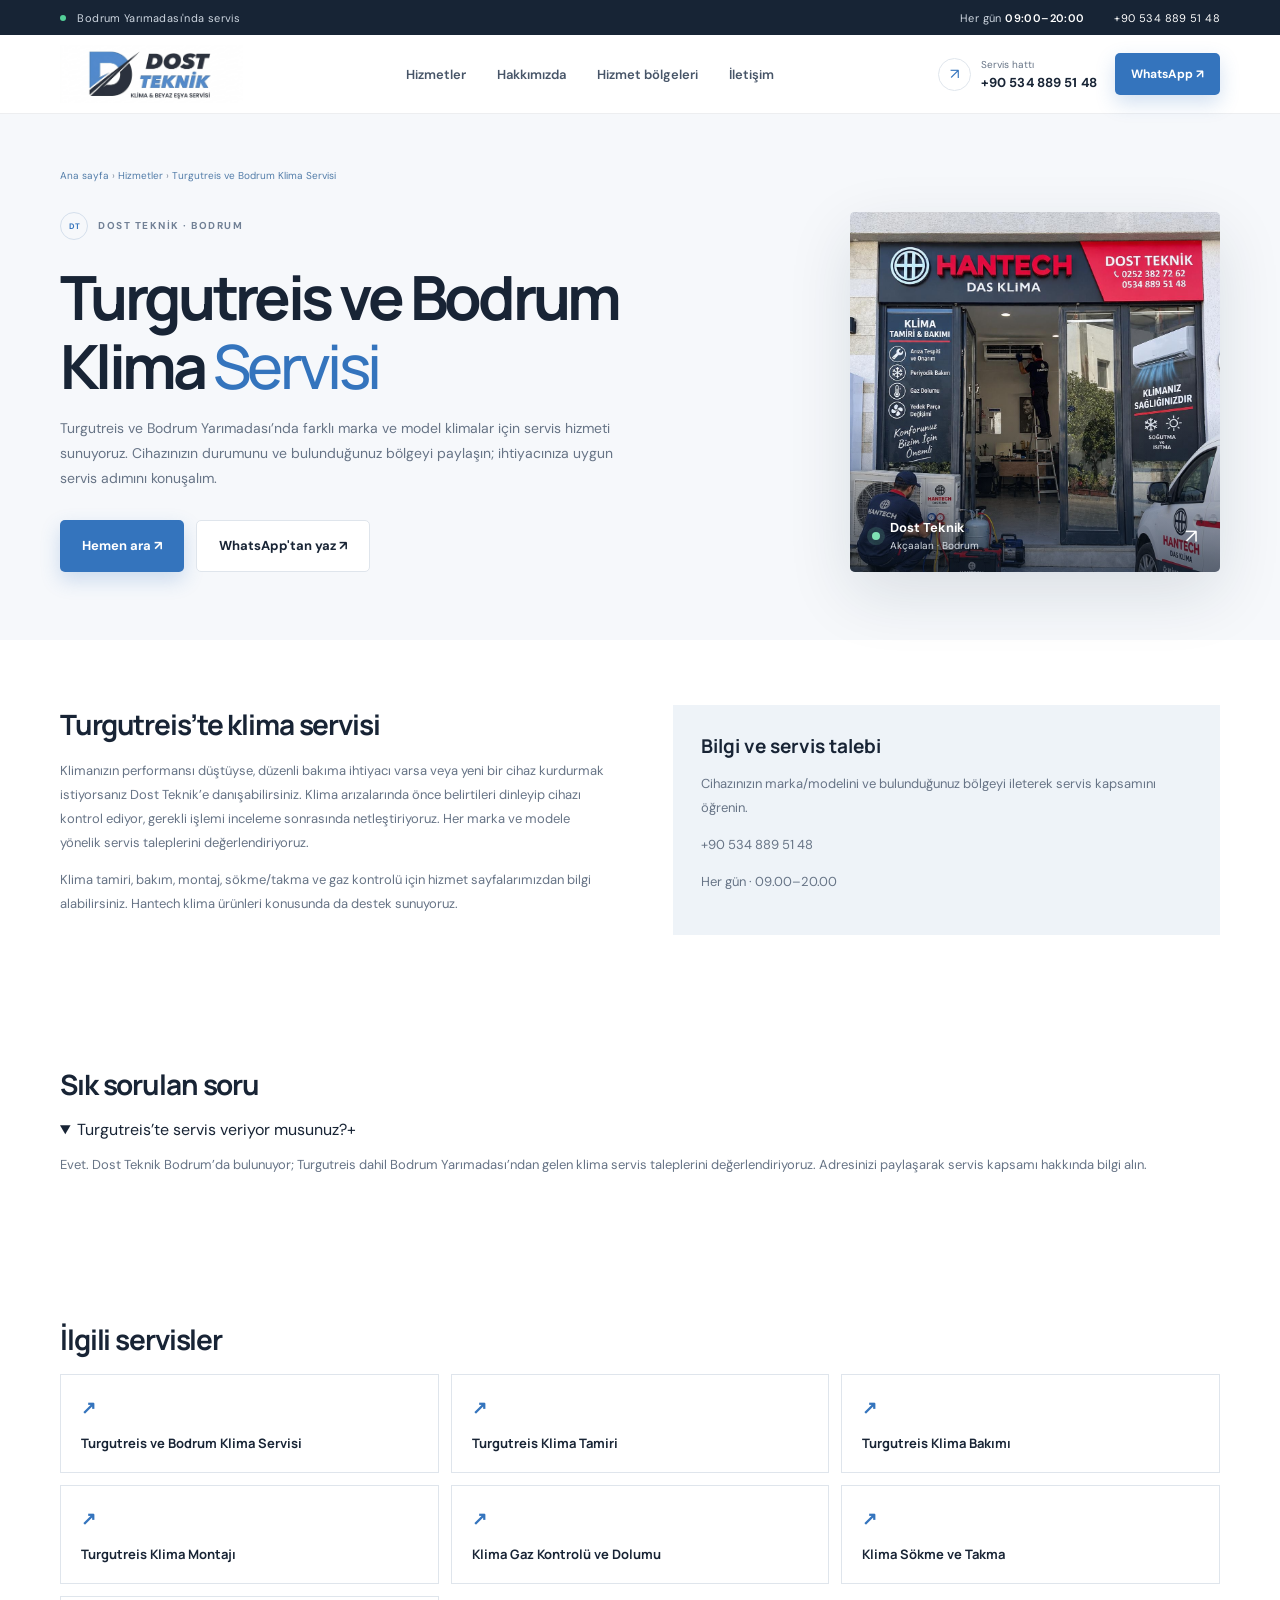
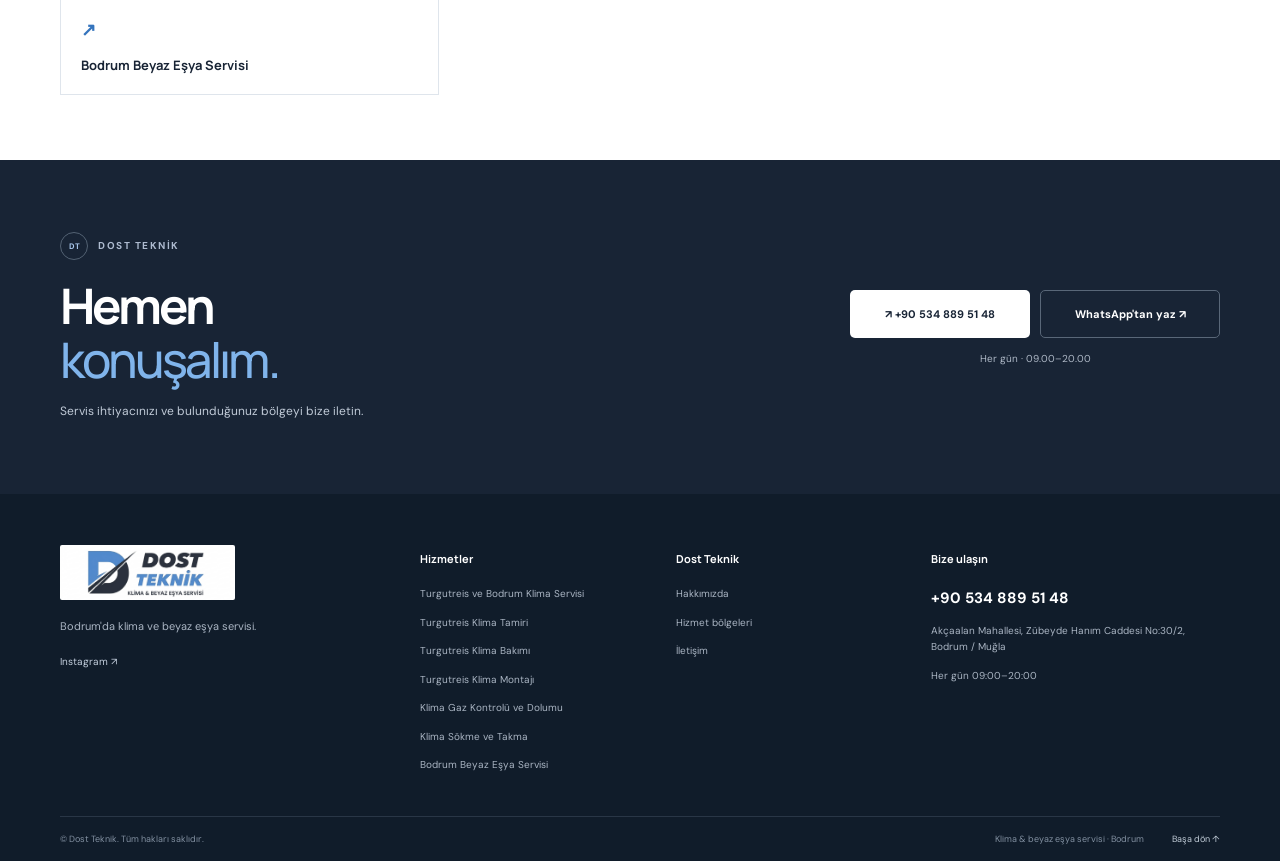
<file: klima-servisi/index.html>
<!doctype html>
<html lang="tr">
<head>
  <meta charset="utf-8"><meta name="viewport" content="width=device-width,initial-scale=1,viewport-fit=cover">
  <meta name="theme-color" content="#f5f7fa"><title>Turgutreis ve Bodrum Klima Servisi | Dost Teknik</title>
  <meta name="description" content="Turgutreis ve Bodrum’da klima servisi, bakım, montaj ve onarım için Dost Teknik’e ulaşın."><link rel="canonical" href="./">
  <meta property="og:type" content="website"><meta property="og:locale" content="tr_TR">
  <meta property="og:title" content="Turgutreis ve Bodrum Klima Servisi | Dost Teknik"><meta property="og:description" content="Turgutreis ve Bodrum’da klima servisi, bakım, montaj ve onarım için Dost Teknik’e ulaşın."><meta property="og:url" content="./">
  <link rel="icon" href="../assets/images/favicon.svg" type="image/svg+xml">
  <link rel="preconnect" href="https://fonts.googleapis.com"><link rel="preconnect" href="https://fonts.gstatic.com" crossorigin>
  <link href="https://fonts.googleapis.com/css2?family=DM+Sans:wght@400;500;600;700&family=Manrope:wght@400;500;600;700;800&display=swap" rel="stylesheet">
  <link rel="stylesheet" href="../css/style.css">
  <script type="application/ld+json">{"@context":"https://schema.org","@type":"BreadcrumbList","itemListElement":[{"@type":"ListItem","position":1,"name":"Ana sayfa","item":"../"},{"@type":"ListItem","position":2,"name":"Hizmetler","item":"../#hizmetler"},{"@type":"ListItem","position":3,"name":"Turgutreis ve Bodrum Klima Servisi","item":"./"}]}</script>
</head>
<body>
  <a class="skip-link" href="#main">İçeriğe geç</a>
  <div class="topline"><div class="container topline-inner"><span><i class="status-dot"></i> Bodrum Yarımadası'nda servis</span><span>Her gün <b>09.00–20.00</b></span><a href="tel:+905348895148">+90 534 889 51 48 ↗</a></div></div>
  <header class="site-header"><div class="container header-inner">
    <a class="brand" href="../" aria-label="Dost Teknik ana sayfa"><img src="../assets/images/DostTeknik_Logo_Yeni.jpg" alt="Dost Teknik Klima ve Beyaz Eşya Servisi" width="300" height="96"></a>
    <button class="menu-toggle" aria-expanded="false" aria-controls="primary-nav" aria-label="Menüyü aç"><span></span><span></span></button>
    <nav id="primary-nav" class="nav"><a href="../#hizmetler">Hizmetler</a><a href="../hakkimizda.html">Hakkımızda</a><a href="../hizmet-bolgeleri/">Hizmet bölgeleri</a><a href="../iletisim.html">İletişim</a><div class="nav-mobile-cta"><a class="button button-primary" href="tel:+905348895148">Hemen ara</a><a class="button button-whatsapp" href="https://wa.me/905348895148?text=Merhaba%20Dost%20Teknik%2C%20Turgutreis%20ve%20Bodrum%20Klima%20Servisi%20hakk%C4%B1nda%20bilgi%20almak%20istiyorum." target="_blank" rel="noopener">WhatsApp'tan yaz</a></div></nav>
    <div class="header-cta"><a class="header-phone" href="tel:+905348895148"><span class="phone-icon">↗</span><span><small>Servis hattı</small><b>0534 889 51 48</b></span></a><a class="button button-primary button-small" href="https://wa.me/905348895148?text=Merhaba%20Dost%20Teknik%2C%20Turgutreis%20ve%20Bodrum%20Klima%20Servisi%20hakk%C4%B1nda%20bilgi%20almak%20istiyorum." target="_blank" rel="noopener">WhatsApp ↗</a></div>
  </div></header>
  <main id="main">
    <section class="content-hero"><div class="container"><div class="breadcrumbs"><a href="../">Ana sayfa</a> <span>›</span> <a href="../#hizmetler">Hizmetler</a> <span>›</span> <a href="./">Turgutreis ve Bodrum Klima Servisi</a></div><div class="content-hero-grid"><div><div class="eyebrow"><span class="eyebrow-mark">DT</span> DOST TEKNİK · BODRUM</div><h1>Turgutreis ve Bodrum Klima <span>Servisi</span></h1><p>Turgutreis ve Bodrum Yarımadası’nda farklı marka ve model klimalar için servis hizmeti sunuyoruz. Cihazınızın durumunu ve bulunduğunuz bölgeyi paylaşın; ihtiyacınıza uygun servis adımını konuşalım.</p><div class="hero-actions"><a class="button button-primary" href="tel:+905348895148">Hemen ara ↗</a><a class="button" style="background:#fff;border:1px solid #dfe5ec" href="https://wa.me/905348895148?text=Merhaba%20Dost%20Teknik%2C%20Turgutreis%20ve%20Bodrum%20Klima%20Servisi%20hakk%C4%B1nda%20bilgi%20almak%20istiyorum." target="_blank" rel="noopener">WhatsApp'tan yaz ↗</a></div></div><div class="hero-visual"><img class="hero-photo" src="../assets/images/dost-teknik-dukkan.jpeg" alt="Dost Teknik Bodrum klima servis işletmesi" width="1086" height="1630" fetchpriority="high"><div class="hero-photo-shade"></div><div class="photo-caption"><span class="caption-dot"></span><span><b>Dost Teknik</b><small>Akçaalan · Bodrum</small></span><span class="caption-arrow">↗</span></div></div></div></div></section>
    <section class="content-section"><div class="container content-two"><div><h2>Turgutreis’te klima servisi</h2><p>Klimanızın performansı düştüyse, düzenli bakıma ihtiyacı varsa veya yeni bir cihaz kurdurmak istiyorsanız Dost Teknik’e danışabilirsiniz. Klima arızalarında önce belirtileri dinleyip cihazı kontrol ediyor, gerekli işlemi inceleme sonrasında netleştiriyoruz. Her marka ve modele yönelik servis taleplerini değerlendiriyoruz.</p><p>Klima tamiri, bakım, montaj, sökme/takma ve gaz kontrolü için hizmet sayfalarımızdan bilgi alabilirsiniz. Hantech klima ürünleri konusunda da destek sunuyoruz.</p></div><aside class="content-callout"><h3>Bilgi ve servis talebi</h3><p>Cihazınızın marka/modelini ve bulunduğunuz bölgeyi ileterek servis kapsamını öğrenin.</p><p><a href="tel:+905348895148">+90 534 889 51 48</a></p><p>Her gün · 09.00–20.00</p></aside></div></section><section class="content-section"><div class="container"><h2>Sık sorulan soru</h2><details open><summary>Turgutreis’te servis veriyor musunuz?<span>+</span></summary><p>Evet. Dost Teknik Bodrum’da bulunuyor; Turgutreis dahil Bodrum Yarımadası’ndan gelen klima servis taleplerini değerlendiriyoruz. Adresinizi paylaşarak servis kapsamı hakkında bilgi alın.</p></details></div></section>
    <section class="content-section"><div class="container"><h2>İlgili servisler</h2><div class="content-links"><a href="../klima-servisi/"><span>↗</span>Turgutreis ve Bodrum Klima Servisi</a><a href="../klima-tamiri/"><span>↗</span>Turgutreis Klima Tamiri</a><a href="../klima-bakimi/"><span>↗</span>Turgutreis Klima Bakımı</a><a href="../klima-montaji/"><span>↗</span>Turgutreis Klima Montajı</a><a href="../klima-gaz-dolumu/"><span>↗</span>Klima Gaz Kontrolü ve Dolumu</a><a href="../klima-sokme-takma/"><span>↗</span>Klima Sökme ve Takma</a><a href="../beyaz-esya-servisi/"><span>↗</span>Bodrum Beyaz Eşya Servisi</a></div></div></section>
    <section id="iletisim" class="contact-cta"><div class="container contact-cta-inner"><div><div class="eyebrow eyebrow-light"><span class="eyebrow-mark">DT</span> DOST TEKNİK</div><h2>Hemen<br><span>konuşalım.</span></h2><p>Servis ihtiyacınızı ve bulunduğunuz bölgeyi bize iletin.</p></div><div class="contact-actions"><a class="button button-white" href="tel:+905348895148">↗ 0534 889 51 48</a><a class="button button-ghost" href="https://wa.me/905348895148?text=Merhaba%20Dost%20Teknik%2C%20Turgutreis%20ve%20Bodrum%20Klima%20Servisi%20hakk%C4%B1nda%20bilgi%20almak%20istiyorum." target="_blank" rel="noopener">WhatsApp'tan yaz ↗</a><small>Her gün · 09.00–20.00</small></div></div></section>
  </main>
  <footer class="site-footer"><div class="container footer-main"><div class="footer-brand"><a class="brand brand-footer" href="../"><img src="../assets/images/DostTeknik_Logo_Yeni.jpg" alt="Dost Teknik" width="300" height="96"></a><p>Bodrum'da klima ve beyaz eşya servisi.</p><a class="instagram-link" href="https://www.instagram.com/teknik.dost/" target="_blank" rel="noopener">Instagram ↗</a></div><div class="footer-col"><h3>Hizmetler</h3><a href="../klima-servisi/">Turgutreis ve Bodrum Klima Servisi</a><a href="../klima-tamiri/">Turgutreis Klima Tamiri</a><a href="../klima-bakimi/">Turgutreis Klima Bakımı</a><a href="../klima-montaji/">Turgutreis Klima Montajı</a><a href="../klima-gaz-dolumu/">Klima Gaz Kontrolü ve Dolumu</a><a href="../klima-sokme-takma/">Klima Sökme ve Takma</a><a href="../beyaz-esya-servisi/">Bodrum Beyaz Eşya Servisi</a></div><div class="footer-col"><h3>Dost Teknik</h3><a href="../hakkimizda.html">Hakkımızda</a><a href="../hizmet-bolgeleri/">Hizmet bölgeleri</a><a href="../iletisim.html">İletişim</a></div><div class="footer-col footer-contact"><h3>Bize ulaşın</h3><a class="footer-number" href="tel:+905348895148">+90 534 889 51 48</a><span>Akçaalan Mah. Zübeyde Hanım Cad.<br>No:30/2, Bodrum / Muğla</span><span>Her gün · 09.00–20.00</span></div></div><div class="container footer-bottom"><span>© Dost Teknik. Tüm hakları saklıdır.</span><span>Klima & beyaz eşya servisi · Bodrum</span><a href="#main">Başa dön ↑</a></div></footer>
  <nav class="mobile-dock" aria-label="Hızlı iletişim"><a href="tel:+905348895148"><span>↗</span> Ara</a><a href="https://wa.me/905348895148?text=Merhaba%20Dost%20Teknik%2C%20Turgutreis%20ve%20Bodrum%20Klima%20Servisi%20hakk%C4%B1nda%20bilgi%20almak%20istiyorum." target="_blank" rel="noopener"><span>◉</span> WhatsApp</a><a href="https://www.google.com/maps/search/?api=1&query=Ak%C3%A7aalan+Bodrum+Mu%C4%9Fla" target="_blank" rel="noopener"><span>⌖</span> Konum</a></nav>
  <script src="../js/config.js" defer></script><script src="../js/main.js" defer></script>
</body></html>
</file>
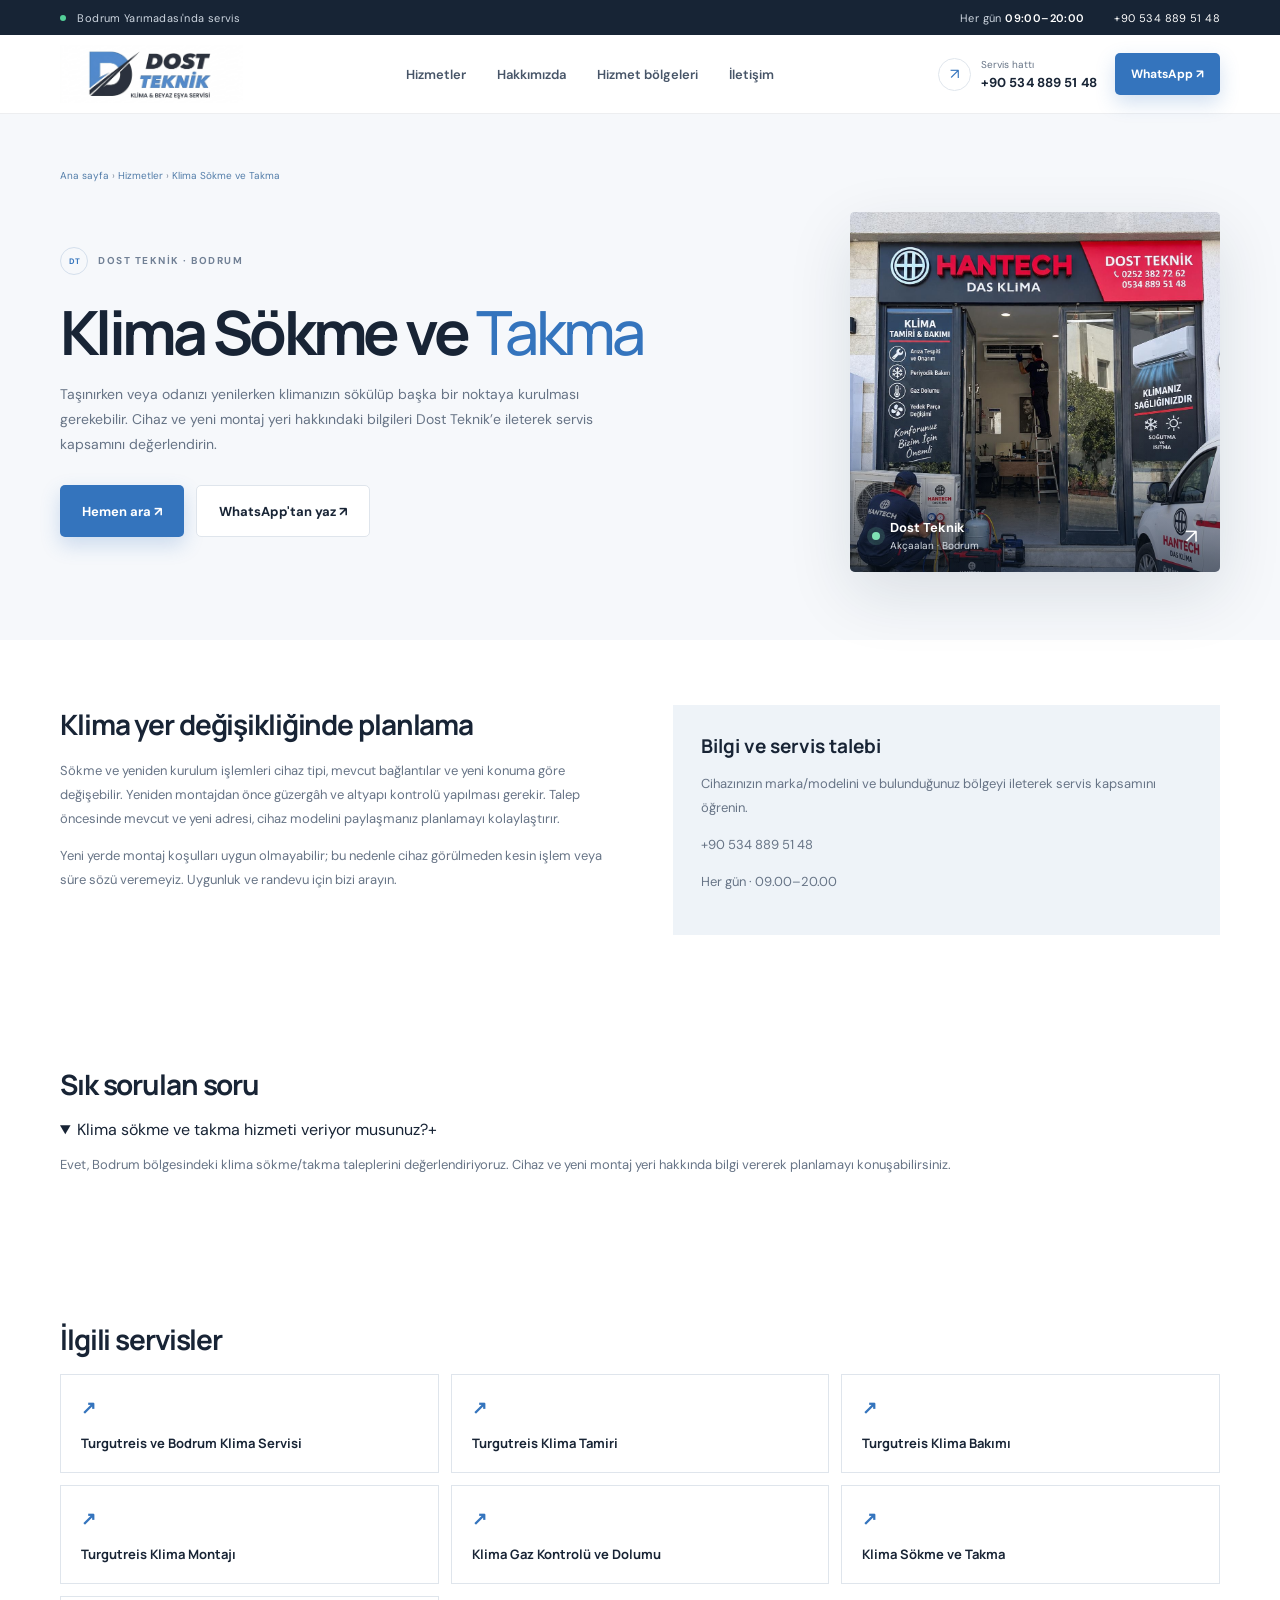
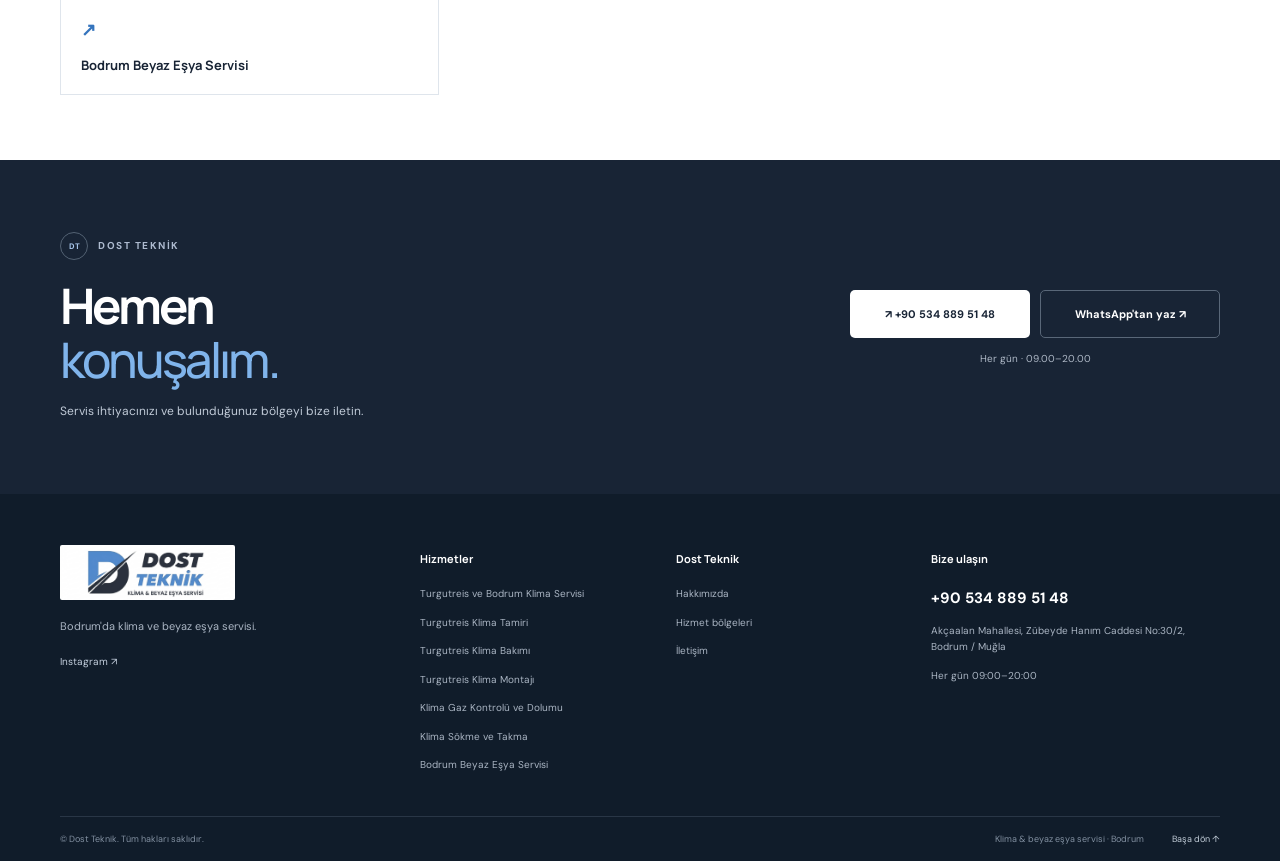
<file: klima-sokme-takma/index.html>
<!doctype html>
<html lang="tr">
<head>
  <meta charset="utf-8"><meta name="viewport" content="width=device-width,initial-scale=1,viewport-fit=cover">
  <meta name="theme-color" content="#f5f7fa"><title>Klima Sökme ve Takma | Dost Teknik</title>
  <meta name="description" content="Bodrum’da klima sökme, taşıma sonrası yeniden takma talepleri için Dost Teknik ile görüşün."><link rel="canonical" href="./">
  <meta property="og:type" content="website"><meta property="og:locale" content="tr_TR">
  <meta property="og:title" content="Klima Sökme ve Takma | Dost Teknik"><meta property="og:description" content="Bodrum’da klima sökme, taşıma sonrası yeniden takma talepleri için Dost Teknik ile görüşün."><meta property="og:url" content="./">
  <link rel="icon" href="../assets/images/favicon.svg" type="image/svg+xml">
  <link rel="preconnect" href="https://fonts.googleapis.com"><link rel="preconnect" href="https://fonts.gstatic.com" crossorigin>
  <link href="https://fonts.googleapis.com/css2?family=DM+Sans:wght@400;500;600;700&family=Manrope:wght@400;500;600;700;800&display=swap" rel="stylesheet">
  <link rel="stylesheet" href="../css/style.css">
  <script type="application/ld+json">{"@context":"https://schema.org","@type":"BreadcrumbList","itemListElement":[{"@type":"ListItem","position":1,"name":"Ana sayfa","item":"../"},{"@type":"ListItem","position":2,"name":"Hizmetler","item":"../#hizmetler"},{"@type":"ListItem","position":3,"name":"Klima Sökme ve Takma","item":"./"}]}</script>
</head>
<body>
  <a class="skip-link" href="#main">İçeriğe geç</a>
  <div class="topline"><div class="container topline-inner"><span><i class="status-dot"></i> Bodrum Yarımadası'nda servis</span><span>Her gün <b>09.00–20.00</b></span><a href="tel:+905348895148">+90 534 889 51 48 ↗</a></div></div>
  <header class="site-header"><div class="container header-inner">
    <a class="brand" href="../" aria-label="Dost Teknik ana sayfa"><img src="../assets/images/DostTeknik_Logo_Yeni.jpg" alt="Dost Teknik Klima ve Beyaz Eşya Servisi" width="300" height="96"></a>
    <button class="menu-toggle" aria-expanded="false" aria-controls="primary-nav" aria-label="Menüyü aç"><span></span><span></span></button>
    <nav id="primary-nav" class="nav"><a href="../#hizmetler">Hizmetler</a><a href="../hakkimizda.html">Hakkımızda</a><a href="../hizmet-bolgeleri/">Hizmet bölgeleri</a><a href="../iletisim.html">İletişim</a><div class="nav-mobile-cta"><a class="button button-primary" href="tel:+905348895148">Hemen ara</a><a class="button button-whatsapp" href="https://wa.me/905348895148?text=Merhaba%20Dost%20Teknik%2C%20Klima%20S%C3%B6kme%20ve%20Takma%20hakk%C4%B1nda%20bilgi%20almak%20istiyorum." target="_blank" rel="noopener">WhatsApp'tan yaz</a></div></nav>
    <div class="header-cta"><a class="header-phone" href="tel:+905348895148"><span class="phone-icon">↗</span><span><small>Servis hattı</small><b>0534 889 51 48</b></span></a><a class="button button-primary button-small" href="https://wa.me/905348895148?text=Merhaba%20Dost%20Teknik%2C%20Klima%20S%C3%B6kme%20ve%20Takma%20hakk%C4%B1nda%20bilgi%20almak%20istiyorum." target="_blank" rel="noopener">WhatsApp ↗</a></div>
  </div></header>
  <main id="main">
    <section class="content-hero"><div class="container"><div class="breadcrumbs"><a href="../">Ana sayfa</a> <span>›</span> <a href="../#hizmetler">Hizmetler</a> <span>›</span> <a href="./">Klima Sökme ve Takma</a></div><div class="content-hero-grid"><div><div class="eyebrow"><span class="eyebrow-mark">DT</span> DOST TEKNİK · BODRUM</div><h1>Klima Sökme ve <span>Takma</span></h1><p>Taşınırken veya odanızı yenilerken klimanızın sökülüp başka bir noktaya kurulması gerekebilir. Cihaz ve yeni montaj yeri hakkındaki bilgileri Dost Teknik’e ileterek servis kapsamını değerlendirin.</p><div class="hero-actions"><a class="button button-primary" href="tel:+905348895148">Hemen ara ↗</a><a class="button" style="background:#fff;border:1px solid #dfe5ec" href="https://wa.me/905348895148?text=Merhaba%20Dost%20Teknik%2C%20Klima%20S%C3%B6kme%20ve%20Takma%20hakk%C4%B1nda%20bilgi%20almak%20istiyorum." target="_blank" rel="noopener">WhatsApp'tan yaz ↗</a></div></div><div class="hero-visual"><img class="hero-photo" src="../assets/images/dost-teknik-dukkan.jpeg" alt="Dost Teknik Bodrum klima servis işletmesi" width="1086" height="1630" fetchpriority="high"><div class="hero-photo-shade"></div><div class="photo-caption"><span class="caption-dot"></span><span><b>Dost Teknik</b><small>Akçaalan · Bodrum</small></span><span class="caption-arrow">↗</span></div></div></div></div></section>
    <section class="content-section"><div class="container content-two"><div><h2>Klima yer değişikliğinde planlama</h2><p>Sökme ve yeniden kurulum işlemleri cihaz tipi, mevcut bağlantılar ve yeni konuma göre değişebilir. Yeniden montajdan önce güzergâh ve altyapı kontrolü yapılması gerekir. Talep öncesinde mevcut ve yeni adresi, cihaz modelini paylaşmanız planlamayı kolaylaştırır.</p><p>Yeni yerde montaj koşulları uygun olmayabilir; bu nedenle cihaz görülmeden kesin işlem veya süre sözü veremeyiz. Uygunluk ve randevu için bizi arayın.</p></div><aside class="content-callout"><h3>Bilgi ve servis talebi</h3><p>Cihazınızın marka/modelini ve bulunduğunuz bölgeyi ileterek servis kapsamını öğrenin.</p><p><a href="tel:+905348895148">+90 534 889 51 48</a></p><p>Her gün · 09.00–20.00</p></aside></div></section><section class="content-section"><div class="container"><h2>Sık sorulan soru</h2><details open><summary>Klima sökme ve takma hizmeti veriyor musunuz?<span>+</span></summary><p>Evet, Bodrum bölgesindeki klima sökme/takma taleplerini değerlendiriyoruz. Cihaz ve yeni montaj yeri hakkında bilgi vererek planlamayı konuşabilirsiniz.</p></details></div></section>
    <section class="content-section"><div class="container"><h2>İlgili servisler</h2><div class="content-links"><a href="../klima-servisi/"><span>↗</span>Turgutreis ve Bodrum Klima Servisi</a><a href="../klima-tamiri/"><span>↗</span>Turgutreis Klima Tamiri</a><a href="../klima-bakimi/"><span>↗</span>Turgutreis Klima Bakımı</a><a href="../klima-montaji/"><span>↗</span>Turgutreis Klima Montajı</a><a href="../klima-gaz-dolumu/"><span>↗</span>Klima Gaz Kontrolü ve Dolumu</a><a href="../klima-sokme-takma/"><span>↗</span>Klima Sökme ve Takma</a><a href="../beyaz-esya-servisi/"><span>↗</span>Bodrum Beyaz Eşya Servisi</a></div></div></section>
    <section id="iletisim" class="contact-cta"><div class="container contact-cta-inner"><div><div class="eyebrow eyebrow-light"><span class="eyebrow-mark">DT</span> DOST TEKNİK</div><h2>Hemen<br><span>konuşalım.</span></h2><p>Servis ihtiyacınızı ve bulunduğunuz bölgeyi bize iletin.</p></div><div class="contact-actions"><a class="button button-white" href="tel:+905348895148">↗ 0534 889 51 48</a><a class="button button-ghost" href="https://wa.me/905348895148?text=Merhaba%20Dost%20Teknik%2C%20Klima%20S%C3%B6kme%20ve%20Takma%20hakk%C4%B1nda%20bilgi%20almak%20istiyorum." target="_blank" rel="noopener">WhatsApp'tan yaz ↗</a><small>Her gün · 09.00–20.00</small></div></div></section>
  </main>
  <footer class="site-footer"><div class="container footer-main"><div class="footer-brand"><a class="brand brand-footer" href="../"><img src="../assets/images/DostTeknik_Logo_Yeni.jpg" alt="Dost Teknik" width="300" height="96"></a><p>Bodrum'da klima ve beyaz eşya servisi.</p><a class="instagram-link" href="https://www.instagram.com/teknik.dost/" target="_blank" rel="noopener">Instagram ↗</a></div><div class="footer-col"><h3>Hizmetler</h3><a href="../klima-servisi/">Turgutreis ve Bodrum Klima Servisi</a><a href="../klima-tamiri/">Turgutreis Klima Tamiri</a><a href="../klima-bakimi/">Turgutreis Klima Bakımı</a><a href="../klima-montaji/">Turgutreis Klima Montajı</a><a href="../klima-gaz-dolumu/">Klima Gaz Kontrolü ve Dolumu</a><a href="../klima-sokme-takma/">Klima Sökme ve Takma</a><a href="../beyaz-esya-servisi/">Bodrum Beyaz Eşya Servisi</a></div><div class="footer-col"><h3>Dost Teknik</h3><a href="../hakkimizda.html">Hakkımızda</a><a href="../hizmet-bolgeleri/">Hizmet bölgeleri</a><a href="../iletisim.html">İletişim</a></div><div class="footer-col footer-contact"><h3>Bize ulaşın</h3><a class="footer-number" href="tel:+905348895148">+90 534 889 51 48</a><span>Akçaalan Mah. Zübeyde Hanım Cad.<br>No:30/2, Bodrum / Muğla</span><span>Her gün · 09.00–20.00</span></div></div><div class="container footer-bottom"><span>© Dost Teknik. Tüm hakları saklıdır.</span><span>Klima & beyaz eşya servisi · Bodrum</span><a href="#main">Başa dön ↑</a></div></footer>
  <nav class="mobile-dock" aria-label="Hızlı iletişim"><a href="tel:+905348895148"><span>↗</span> Ara</a><a href="https://wa.me/905348895148?text=Merhaba%20Dost%20Teknik%2C%20Klima%20S%C3%B6kme%20ve%20Takma%20hakk%C4%B1nda%20bilgi%20almak%20istiyorum." target="_blank" rel="noopener"><span>◉</span> WhatsApp</a><a href="https://www.google.com/maps/search/?api=1&query=Ak%C3%A7aalan+Bodrum+Mu%C4%9Fla" target="_blank" rel="noopener"><span>⌖</span> Konum</a></nav>
  <script src="../js/config.js" defer></script><script src="../js/main.js" defer></script>
</body></html>
</file>
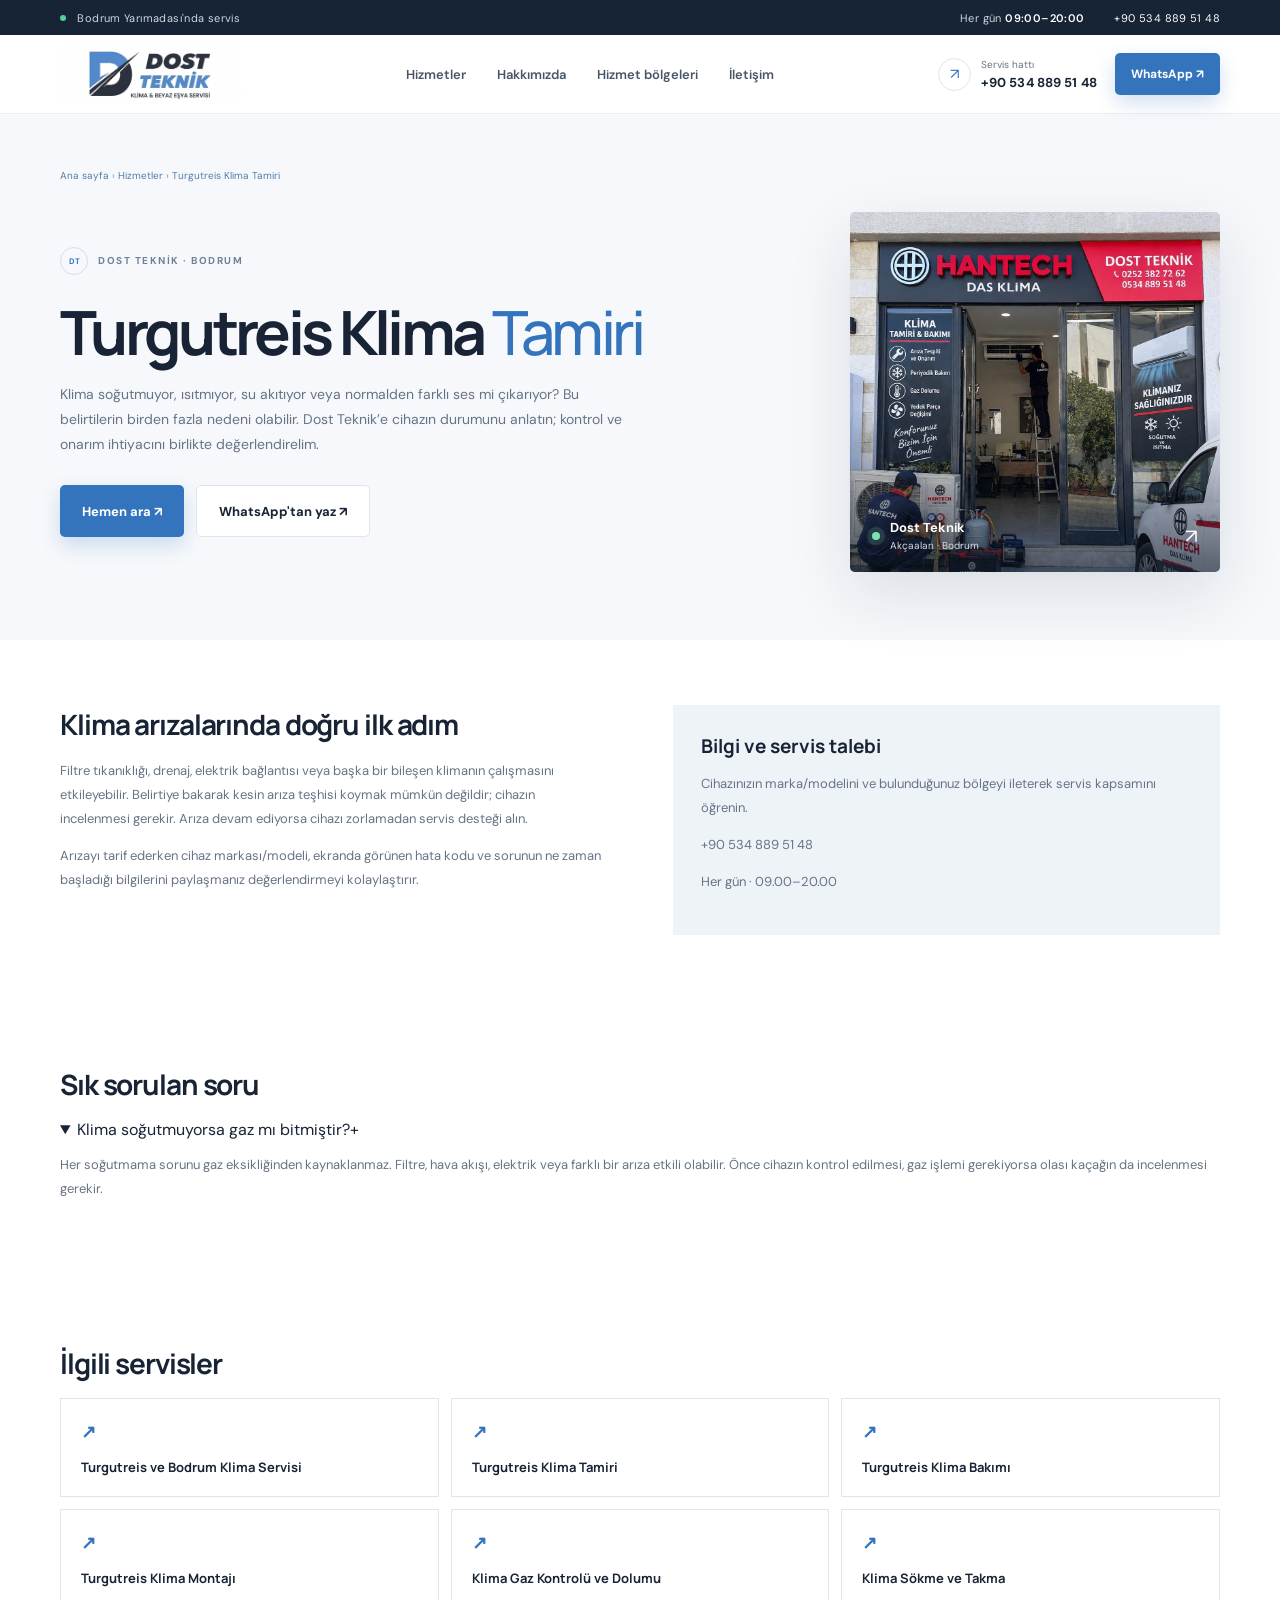
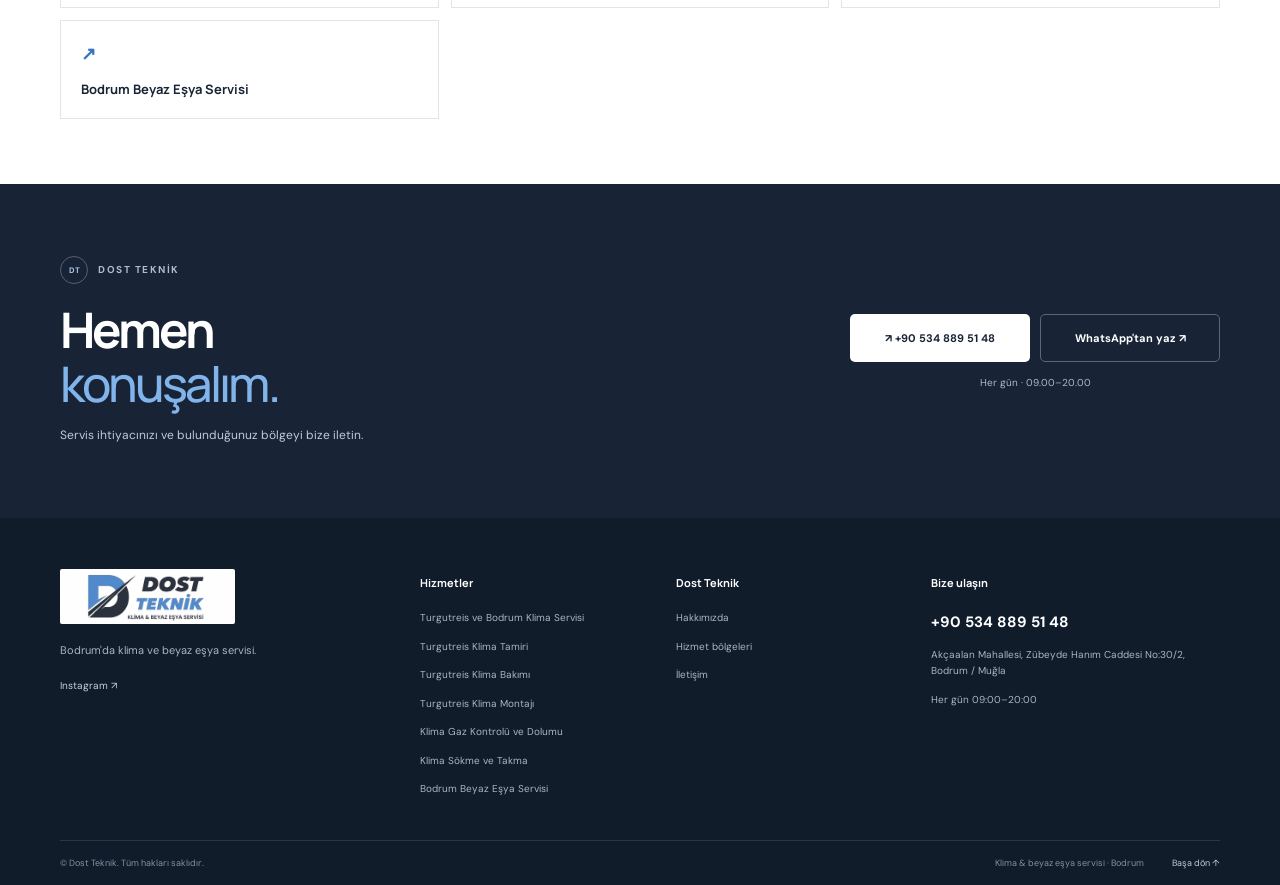
<file: klima-tamiri/index.html>
<!doctype html>
<html lang="tr">
<head>
  <meta charset="utf-8"><meta name="viewport" content="width=device-width,initial-scale=1,viewport-fit=cover">
  <meta name="theme-color" content="#f5f7fa"><title>Turgutreis Klima Tamiri | Dost Teknik</title>
  <meta name="description" content="Turgutreis’te klima tamiri ve arıza tespiti. Soğutmama, su akıtma ve sesli çalışma durumlarında Dost Teknik’i arayın."><link rel="canonical" href="./">
  <meta property="og:type" content="website"><meta property="og:locale" content="tr_TR">
  <meta property="og:title" content="Turgutreis Klima Tamiri | Dost Teknik"><meta property="og:description" content="Turgutreis’te klima tamiri ve arıza tespiti. Soğutmama, su akıtma ve sesli çalışma durumlarında Dost Teknik’i arayın."><meta property="og:url" content="./">
  <link rel="icon" href="../assets/images/favicon.svg" type="image/svg+xml">
  <link rel="preconnect" href="https://fonts.googleapis.com"><link rel="preconnect" href="https://fonts.gstatic.com" crossorigin>
  <link href="https://fonts.googleapis.com/css2?family=DM+Sans:wght@400;500;600;700&family=Manrope:wght@400;500;600;700;800&display=swap" rel="stylesheet">
  <link rel="stylesheet" href="../css/style.css">
  <script type="application/ld+json">{"@context":"https://schema.org","@type":"BreadcrumbList","itemListElement":[{"@type":"ListItem","position":1,"name":"Ana sayfa","item":"../"},{"@type":"ListItem","position":2,"name":"Hizmetler","item":"../#hizmetler"},{"@type":"ListItem","position":3,"name":"Turgutreis Klima Tamiri","item":"./"}]}</script>
</head>
<body>
  <a class="skip-link" href="#main">İçeriğe geç</a>
  <div class="topline"><div class="container topline-inner"><span><i class="status-dot"></i> Bodrum Yarımadası'nda servis</span><span>Her gün <b>09.00–20.00</b></span><a href="tel:+905348895148">+90 534 889 51 48 ↗</a></div></div>
  <header class="site-header"><div class="container header-inner">
    <a class="brand" href="../" aria-label="Dost Teknik ana sayfa"><img src="../assets/images/DostTeknik_Logo_Yeni.jpg" alt="Dost Teknik Klima ve Beyaz Eşya Servisi" width="300" height="96"></a>
    <button class="menu-toggle" aria-expanded="false" aria-controls="primary-nav" aria-label="Menüyü aç"><span></span><span></span></button>
    <nav id="primary-nav" class="nav"><a href="../#hizmetler">Hizmetler</a><a href="../hakkimizda.html">Hakkımızda</a><a href="../hizmet-bolgeleri/">Hizmet bölgeleri</a><a href="../iletisim.html">İletişim</a><div class="nav-mobile-cta"><a class="button button-primary" href="tel:+905348895148">Hemen ara</a><a class="button button-whatsapp" href="https://wa.me/905348895148?text=Merhaba%20Dost%20Teknik%2C%20Turgutreis%20Klima%20Tamiri%20hakk%C4%B1nda%20bilgi%20almak%20istiyorum." target="_blank" rel="noopener">WhatsApp'tan yaz</a></div></nav>
    <div class="header-cta"><a class="header-phone" href="tel:+905348895148"><span class="phone-icon">↗</span><span><small>Servis hattı</small><b>0534 889 51 48</b></span></a><a class="button button-primary button-small" href="https://wa.me/905348895148?text=Merhaba%20Dost%20Teknik%2C%20Turgutreis%20Klima%20Tamiri%20hakk%C4%B1nda%20bilgi%20almak%20istiyorum." target="_blank" rel="noopener">WhatsApp ↗</a></div>
  </div></header>
  <main id="main">
    <section class="content-hero"><div class="container"><div class="breadcrumbs"><a href="../">Ana sayfa</a> <span>›</span> <a href="../#hizmetler">Hizmetler</a> <span>›</span> <a href="./">Turgutreis Klima Tamiri</a></div><div class="content-hero-grid"><div><div class="eyebrow"><span class="eyebrow-mark">DT</span> DOST TEKNİK · BODRUM</div><h1>Turgutreis Klima <span>Tamiri</span></h1><p>Klima soğutmuyor, ısıtmıyor, su akıtıyor veya normalden farklı ses mi çıkarıyor? Bu belirtilerin birden fazla nedeni olabilir. Dost Teknik’e cihazın durumunu anlatın; kontrol ve onarım ihtiyacını birlikte değerlendirelim.</p><div class="hero-actions"><a class="button button-primary" href="tel:+905348895148">Hemen ara ↗</a><a class="button" style="background:#fff;border:1px solid #dfe5ec" href="https://wa.me/905348895148?text=Merhaba%20Dost%20Teknik%2C%20Turgutreis%20Klima%20Tamiri%20hakk%C4%B1nda%20bilgi%20almak%20istiyorum." target="_blank" rel="noopener">WhatsApp'tan yaz ↗</a></div></div><div class="hero-visual"><img class="hero-photo" src="../assets/images/dost-teknik-dukkan.jpeg" alt="Dost Teknik Bodrum klima servis işletmesi" width="1086" height="1630" fetchpriority="high"><div class="hero-photo-shade"></div><div class="photo-caption"><span class="caption-dot"></span><span><b>Dost Teknik</b><small>Akçaalan · Bodrum</small></span><span class="caption-arrow">↗</span></div></div></div></div></section>
    <section class="content-section"><div class="container content-two"><div><h2>Klima arızalarında doğru ilk adım</h2><p>Filtre tıkanıklığı, drenaj, elektrik bağlantısı veya başka bir bileşen klimanın çalışmasını etkileyebilir. Belirtiye bakarak kesin arıza teşhisi koymak mümkün değildir; cihazın incelenmesi gerekir. Arıza devam ediyorsa cihazı zorlamadan servis desteği alın.</p><p>Arızayı tarif ederken cihaz markası/modeli, ekranda görünen hata kodu ve sorunun ne zaman başladığı bilgilerini paylaşmanız değerlendirmeyi kolaylaştırır.</p></div><aside class="content-callout"><h3>Bilgi ve servis talebi</h3><p>Cihazınızın marka/modelini ve bulunduğunuz bölgeyi ileterek servis kapsamını öğrenin.</p><p><a href="tel:+905348895148">+90 534 889 51 48</a></p><p>Her gün · 09.00–20.00</p></aside></div></section><section class="content-section"><div class="container"><h2>Sık sorulan soru</h2><details open><summary>Klima soğutmuyorsa gaz mı bitmiştir?<span>+</span></summary><p>Her soğutmama sorunu gaz eksikliğinden kaynaklanmaz. Filtre, hava akışı, elektrik veya farklı bir arıza etkili olabilir. Önce cihazın kontrol edilmesi, gaz işlemi gerekiyorsa olası kaçağın da incelenmesi gerekir.</p></details></div></section>
    <section class="content-section"><div class="container"><h2>İlgili servisler</h2><div class="content-links"><a href="../klima-servisi/"><span>↗</span>Turgutreis ve Bodrum Klima Servisi</a><a href="../klima-tamiri/"><span>↗</span>Turgutreis Klima Tamiri</a><a href="../klima-bakimi/"><span>↗</span>Turgutreis Klima Bakımı</a><a href="../klima-montaji/"><span>↗</span>Turgutreis Klima Montajı</a><a href="../klima-gaz-dolumu/"><span>↗</span>Klima Gaz Kontrolü ve Dolumu</a><a href="../klima-sokme-takma/"><span>↗</span>Klima Sökme ve Takma</a><a href="../beyaz-esya-servisi/"><span>↗</span>Bodrum Beyaz Eşya Servisi</a></div></div></section>
    <section id="iletisim" class="contact-cta"><div class="container contact-cta-inner"><div><div class="eyebrow eyebrow-light"><span class="eyebrow-mark">DT</span> DOST TEKNİK</div><h2>Hemen<br><span>konuşalım.</span></h2><p>Servis ihtiyacınızı ve bulunduğunuz bölgeyi bize iletin.</p></div><div class="contact-actions"><a class="button button-white" href="tel:+905348895148">↗ 0534 889 51 48</a><a class="button button-ghost" href="https://wa.me/905348895148?text=Merhaba%20Dost%20Teknik%2C%20Turgutreis%20Klima%20Tamiri%20hakk%C4%B1nda%20bilgi%20almak%20istiyorum." target="_blank" rel="noopener">WhatsApp'tan yaz ↗</a><small>Her gün · 09.00–20.00</small></div></div></section>
  </main>
  <footer class="site-footer"><div class="container footer-main"><div class="footer-brand"><a class="brand brand-footer" href="../"><img src="../assets/images/DostTeknik_Logo_Yeni.jpg" alt="Dost Teknik" width="300" height="96"></a><p>Bodrum'da klima ve beyaz eşya servisi.</p><a class="instagram-link" href="https://www.instagram.com/teknik.dost/" target="_blank" rel="noopener">Instagram ↗</a></div><div class="footer-col"><h3>Hizmetler</h3><a href="../klima-servisi/">Turgutreis ve Bodrum Klima Servisi</a><a href="../klima-tamiri/">Turgutreis Klima Tamiri</a><a href="../klima-bakimi/">Turgutreis Klima Bakımı</a><a href="../klima-montaji/">Turgutreis Klima Montajı</a><a href="../klima-gaz-dolumu/">Klima Gaz Kontrolü ve Dolumu</a><a href="../klima-sokme-takma/">Klima Sökme ve Takma</a><a href="../beyaz-esya-servisi/">Bodrum Beyaz Eşya Servisi</a></div><div class="footer-col"><h3>Dost Teknik</h3><a href="../hakkimizda.html">Hakkımızda</a><a href="../hizmet-bolgeleri/">Hizmet bölgeleri</a><a href="../iletisim.html">İletişim</a></div><div class="footer-col footer-contact"><h3>Bize ulaşın</h3><a class="footer-number" href="tel:+905348895148">+90 534 889 51 48</a><span>Akçaalan Mah. Zübeyde Hanım Cad.<br>No:30/2, Bodrum / Muğla</span><span>Her gün · 09.00–20.00</span></div></div><div class="container footer-bottom"><span>© Dost Teknik. Tüm hakları saklıdır.</span><span>Klima & beyaz eşya servisi · Bodrum</span><a href="#main">Başa dön ↑</a></div></footer>
  <nav class="mobile-dock" aria-label="Hızlı iletişim"><a href="tel:+905348895148"><span>↗</span> Ara</a><a href="https://wa.me/905348895148?text=Merhaba%20Dost%20Teknik%2C%20Turgutreis%20Klima%20Tamiri%20hakk%C4%B1nda%20bilgi%20almak%20istiyorum." target="_blank" rel="noopener"><span>◉</span> WhatsApp</a><a href="https://www.google.com/maps/search/?api=1&query=Ak%C3%A7aalan+Bodrum+Mu%C4%9Fla" target="_blank" rel="noopener"><span>⌖</span> Konum</a></nav>
  <script src="../js/config.js" defer></script><script src="../js/main.js" defer></script>
</body></html>
</file>
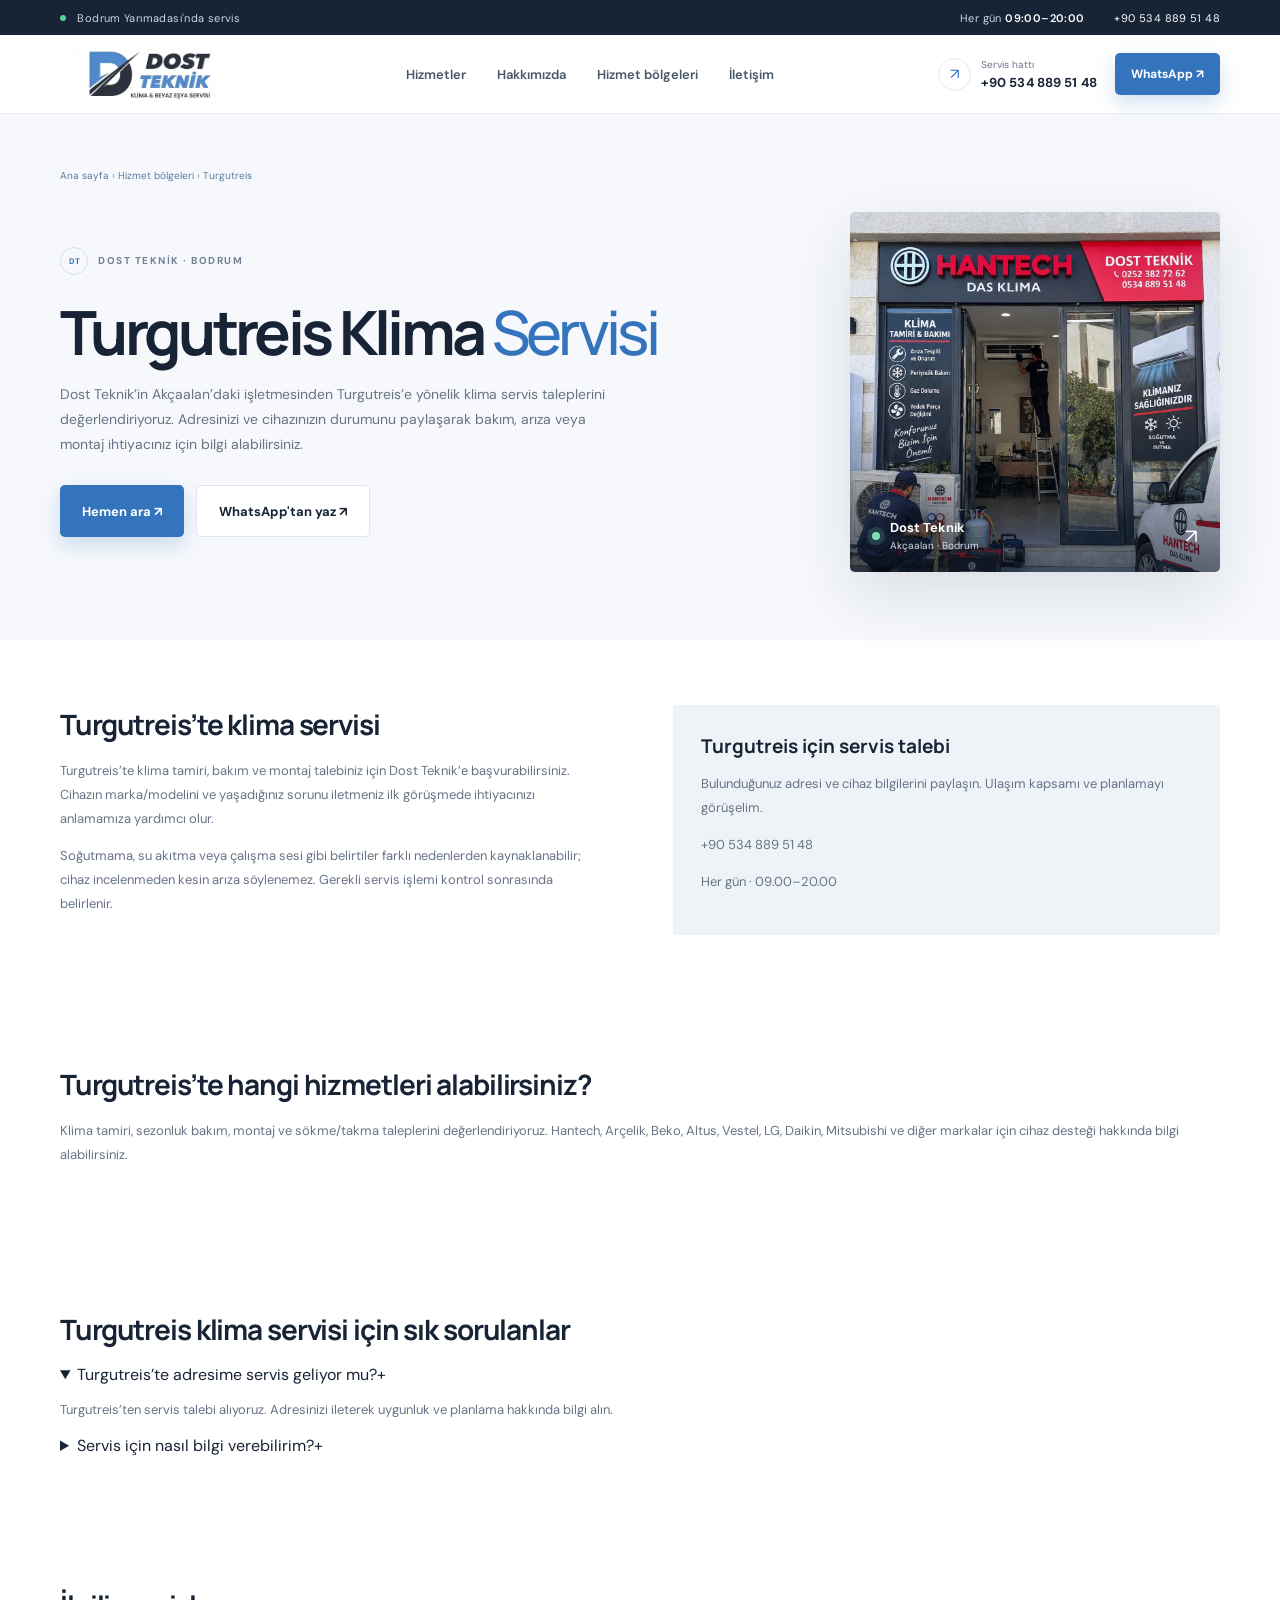
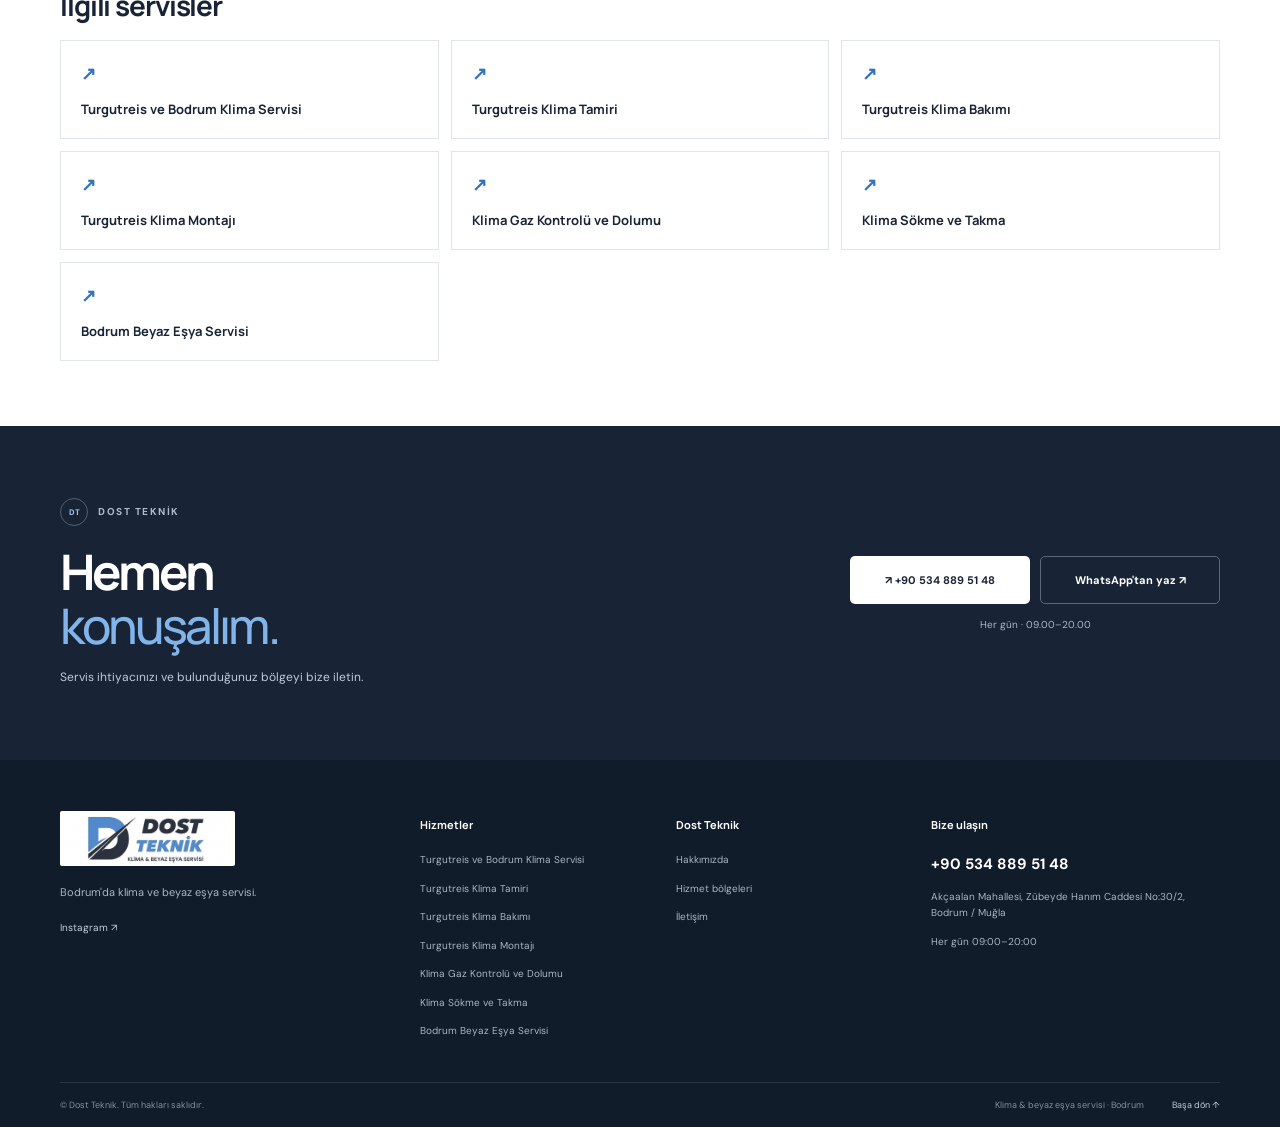
<file: hizmet-bolgeleri/turgutreis/index.html>
<!doctype html>
<html lang="tr">
<head>
  <meta charset="utf-8"><meta name="viewport" content="width=device-width,initial-scale=1,viewport-fit=cover">
  <meta name="theme-color" content="#f5f7fa"><title>Turgutreis Klima Servis Bölgesi | Dost Teknik</title>
  <meta name="description" content="Turgutreis’te klima bakımı, arıza tespiti ve montaj hizmeti. Bodrum’daki Dost Teknik’e telefon veya WhatsApp ile ulaşın."><link rel="canonical" href="./">
  <meta property="og:type" content="website"><meta property="og:locale" content="tr_TR">
  <meta property="og:title" content="Turgutreis Klima Servis Bölgesi | Dost Teknik"><meta property="og:description" content="Turgutreis’te klima bakımı, arıza tespiti ve montaj hizmeti. Bodrum’daki Dost Teknik’e telefon veya WhatsApp ile ulaşın."><meta property="og:url" content="./">
  <link rel="icon" href="../../assets/images/favicon.svg" type="image/svg+xml">
  <link rel="preconnect" href="https://fonts.googleapis.com"><link rel="preconnect" href="https://fonts.gstatic.com" crossorigin>
  <link href="https://fonts.googleapis.com/css2?family=DM+Sans:wght@400;500;600;700&family=Manrope:wght@400;500;600;700;800&display=swap" rel="stylesheet">
  <link rel="stylesheet" href="../../css/style.css">
  <script type="application/ld+json">{"@context":"https://schema.org","@type":"BreadcrumbList","itemListElement":[{"@type":"ListItem","position":1,"name":"Ana sayfa","item":"../../"},{"@type":"ListItem","position":2,"name":"Hizmet bölgeleri","item":"../"},{"@type":"ListItem","position":3,"name":"Turgutreis","item":"./"}]}</script>
</head>
<body>
  <a class="skip-link" href="#main">İçeriğe geç</a>
  <div class="topline"><div class="container topline-inner"><span><i class="status-dot"></i> Bodrum Yarımadası'nda servis</span><span>Her gün <b>09.00–20.00</b></span><a href="tel:+905348895148">+90 534 889 51 48 ↗</a></div></div>
  <header class="site-header"><div class="container header-inner">
    <a class="brand" href="../../" aria-label="Dost Teknik ana sayfa"><img src="../../assets/images/DostTeknik_Logo_Yeni.jpg" alt="Dost Teknik Klima ve Beyaz Eşya Servisi" width="300" height="96"></a>
    <button class="menu-toggle" aria-expanded="false" aria-controls="primary-nav" aria-label="Menüyü aç"><span></span><span></span></button>
    <nav id="primary-nav" class="nav"><a href="../../#hizmetler">Hizmetler</a><a href="../../hakkimizda.html">Hakkımızda</a><a href="../../hizmet-bolgeleri/">Hizmet bölgeleri</a><a href="../../iletisim.html">İletişim</a><div class="nav-mobile-cta"><a class="button button-primary" href="tel:+905348895148">Hemen ara</a><a class="button button-whatsapp" href="https://wa.me/905348895148?text=Merhaba%20Dost%20Teknik%2C%20Turgutreis%20Klima%20Servisi%20hakk%C4%B1nda%20bilgi%20almak%20istiyorum." target="_blank" rel="noopener">WhatsApp'tan yaz</a></div></nav>
    <div class="header-cta"><a class="header-phone" href="tel:+905348895148"><span class="phone-icon">↗</span><span><small>Servis hattı</small><b>0534 889 51 48</b></span></a><a class="button button-primary button-small" href="https://wa.me/905348895148?text=Merhaba%20Dost%20Teknik%2C%20Turgutreis%20Klima%20Servisi%20hakk%C4%B1nda%20bilgi%20almak%20istiyorum." target="_blank" rel="noopener">WhatsApp ↗</a></div>
  </div></header>
  <main id="main">
    <section class="content-hero"><div class="container"><div class="breadcrumbs"><a href="../../">Ana sayfa</a> <span>›</span> <a href="../">Hizmet bölgeleri</a> <span>›</span> <a href="./">Turgutreis</a></div><div class="content-hero-grid"><div><div class="eyebrow"><span class="eyebrow-mark">DT</span> DOST TEKNİK · BODRUM</div><h1>Turgutreis Klima <span>Servisi</span></h1><p>Dost Teknik’in Akçaalan’daki işletmesinden Turgutreis’e yönelik klima servis taleplerini değerlendiriyoruz. Adresinizi ve cihazınızın durumunu paylaşarak bakım, arıza veya montaj ihtiyacınız için bilgi alabilirsiniz.</p><div class="hero-actions"><a class="button button-primary" href="tel:+905348895148">Hemen ara ↗</a><a class="button" style="background:#fff;border:1px solid #dfe5ec" href="https://wa.me/905348895148?text=Merhaba%20Dost%20Teknik%2C%20Turgutreis%20Klima%20Servisi%20hakk%C4%B1nda%20bilgi%20almak%20istiyorum." target="_blank" rel="noopener">WhatsApp'tan yaz ↗</a></div></div><div class="hero-visual"><img class="hero-photo" src="../../assets/images/dost-teknik-dukkan.jpeg" alt="Dost Teknik Bodrum klima servis işletmesi" width="1086" height="1630" fetchpriority="high"><div class="hero-photo-shade"></div><div class="photo-caption"><span class="caption-dot"></span><span><b>Dost Teknik</b><small>Akçaalan · Bodrum</small></span><span class="caption-arrow">↗</span></div></div></div></div></section>
    <section class="content-section"><div class="container content-two"><div><h2>Turgutreis’te klima servisi</h2><p>Turgutreis’te klima tamiri, bakım ve montaj talebiniz için Dost Teknik’e başvurabilirsiniz. Cihazın marka/modelini ve yaşadığınız sorunu iletmeniz ilk görüşmede ihtiyacınızı anlamamıza yardımcı olur.</p><p>Soğutmama, su akıtma veya çalışma sesi gibi belirtiler farklı nedenlerden kaynaklanabilir; cihaz incelenmeden kesin arıza söylenemez. Gerekli servis işlemi kontrol sonrasında belirlenir.</p></div><aside class="content-callout"><h3>Turgutreis için servis talebi</h3><p>Bulunduğunuz adresi ve cihaz bilgilerini paylaşın. Ulaşım kapsamı ve planlamayı görüşelim.</p><p><a href="tel:+905348895148">+90 534 889 51 48</a></p><p>Her gün · 09.00–20.00</p></aside></div></section><section class="content-section"><div class="container"><h2>Turgutreis’te hangi hizmetleri alabilirsiniz?</h2><p>Klima tamiri, sezonluk bakım, montaj ve sökme/takma taleplerini değerlendiriyoruz. Hantech, Arçelik, Beko, Altus, Vestel, LG, Daikin, Mitsubishi ve diğer markalar için cihaz desteği hakkında bilgi alabilirsiniz.</p></div></section><section class="content-section"><div class="container"><h2>Turgutreis klima servisi için sık sorulanlar</h2><details open><summary>Turgutreis’te adresime servis geliyor mu?<span>+</span></summary><p>Turgutreis’ten servis talebi alıyoruz. Adresinizi ileterek uygunluk ve planlama hakkında bilgi alın.</p></details><details><summary>Servis için nasıl bilgi verebilirim?<span>+</span></summary><p>Telefon veya WhatsApp üzerinden cihaz markasını, arıza belirtisini ve açık adresinizi paylaşın.</p></details></div></section>
    <section class="content-section"><div class="container"><h2>İlgili servisler</h2><div class="content-links"><a href="../../klima-servisi/"><span>↗</span>Turgutreis ve Bodrum Klima Servisi</a><a href="../../klima-tamiri/"><span>↗</span>Turgutreis Klima Tamiri</a><a href="../../klima-bakimi/"><span>↗</span>Turgutreis Klima Bakımı</a><a href="../../klima-montaji/"><span>↗</span>Turgutreis Klima Montajı</a><a href="../../klima-gaz-dolumu/"><span>↗</span>Klima Gaz Kontrolü ve Dolumu</a><a href="../../klima-sokme-takma/"><span>↗</span>Klima Sökme ve Takma</a><a href="../../beyaz-esya-servisi/"><span>↗</span>Bodrum Beyaz Eşya Servisi</a></div></div></section>
    <section id="iletisim" class="contact-cta"><div class="container contact-cta-inner"><div><div class="eyebrow eyebrow-light"><span class="eyebrow-mark">DT</span> DOST TEKNİK</div><h2>Hemen<br><span>konuşalım.</span></h2><p>Servis ihtiyacınızı ve bulunduğunuz bölgeyi bize iletin.</p></div><div class="contact-actions"><a class="button button-white" href="tel:+905348895148">↗ 0534 889 51 48</a><a class="button button-ghost" href="https://wa.me/905348895148?text=Merhaba%20Dost%20Teknik%2C%20Turgutreis%20Klima%20Servisi%20hakk%C4%B1nda%20bilgi%20almak%20istiyorum." target="_blank" rel="noopener">WhatsApp'tan yaz ↗</a><small>Her gün · 09.00–20.00</small></div></div></section>
  </main>
  <footer class="site-footer"><div class="container footer-main"><div class="footer-brand"><a class="brand brand-footer" href="../../"><img src="../../assets/images/DostTeknik_Logo_Yeni.jpg" alt="Dost Teknik" width="300" height="96"></a><p>Bodrum'da klima ve beyaz eşya servisi.</p><a class="instagram-link" href="https://www.instagram.com/teknik.dost/" target="_blank" rel="noopener">Instagram ↗</a></div><div class="footer-col"><h3>Hizmetler</h3><a href="../../klima-servisi/">Turgutreis ve Bodrum Klima Servisi</a><a href="../../klima-tamiri/">Turgutreis Klima Tamiri</a><a href="../../klima-bakimi/">Turgutreis Klima Bakımı</a><a href="../../klima-montaji/">Turgutreis Klima Montajı</a><a href="../../klima-gaz-dolumu/">Klima Gaz Kontrolü ve Dolumu</a><a href="../../klima-sokme-takma/">Klima Sökme ve Takma</a><a href="../../beyaz-esya-servisi/">Bodrum Beyaz Eşya Servisi</a></div><div class="footer-col"><h3>Dost Teknik</h3><a href="../../hakkimizda.html">Hakkımızda</a><a href="../../hizmet-bolgeleri/">Hizmet bölgeleri</a><a href="../../iletisim.html">İletişim</a></div><div class="footer-col footer-contact"><h3>Bize ulaşın</h3><a class="footer-number" href="tel:+905348895148">+90 534 889 51 48</a><span>Akçaalan Mah. Zübeyde Hanım Cad.<br>No:30/2, Bodrum / Muğla</span><span>Her gün · 09.00–20.00</span></div></div><div class="container footer-bottom"><span>© Dost Teknik. Tüm hakları saklıdır.</span><span>Klima & beyaz eşya servisi · Bodrum</span><a href="#main">Başa dön ↑</a></div></footer>
  <nav class="mobile-dock" aria-label="Hızlı iletişim"><a href="tel:+905348895148"><span>↗</span> Ara</a><a href="https://wa.me/905348895148?text=Merhaba%20Dost%20Teknik%2C%20Turgutreis%20Klima%20Servisi%20hakk%C4%B1nda%20bilgi%20almak%20istiyorum." target="_blank" rel="noopener"><span>◉</span> WhatsApp</a><a href="https://www.google.com/maps/search/?api=1&query=Ak%C3%A7aalan+Bodrum+Mu%C4%9Fla" target="_blank" rel="noopener"><span>⌖</span> Konum</a></nav>
  <script src="../../js/config.js" defer></script><script src="../../js/main.js" defer></script>
</body></html>
</file>
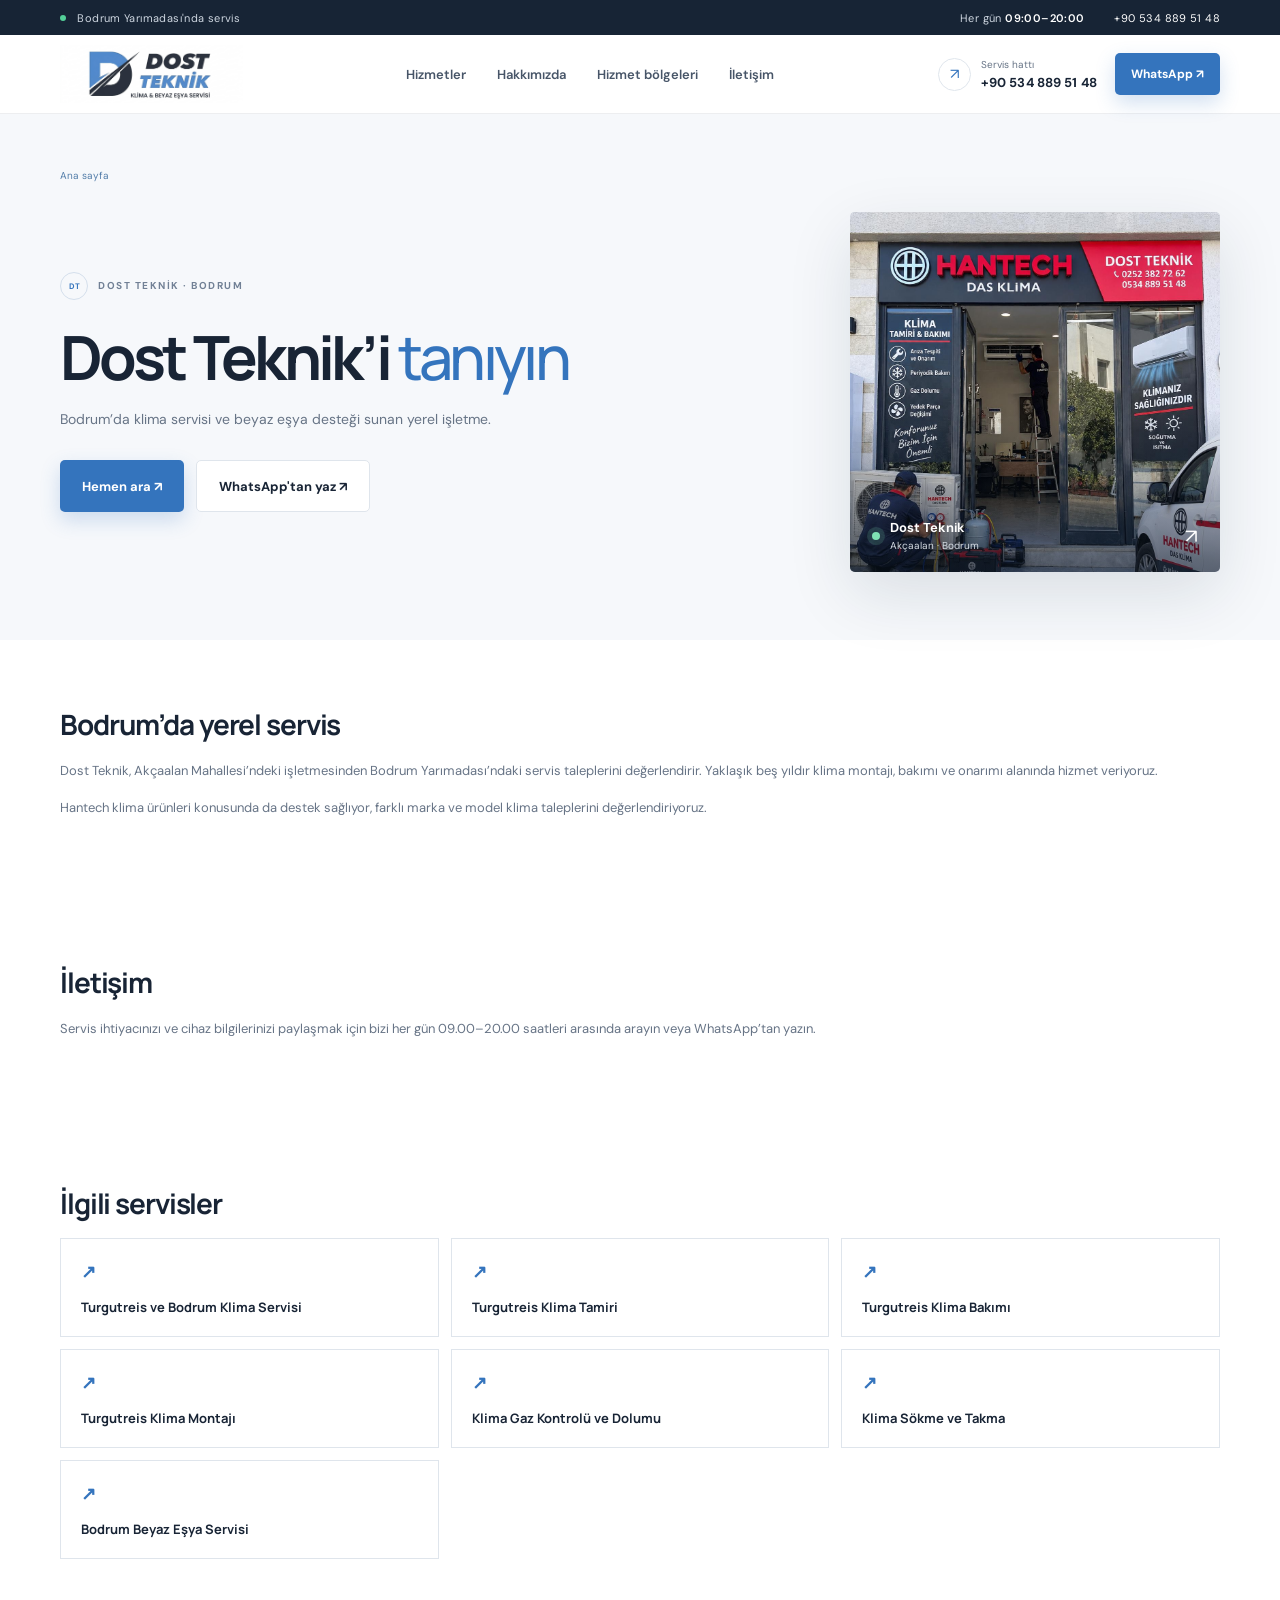
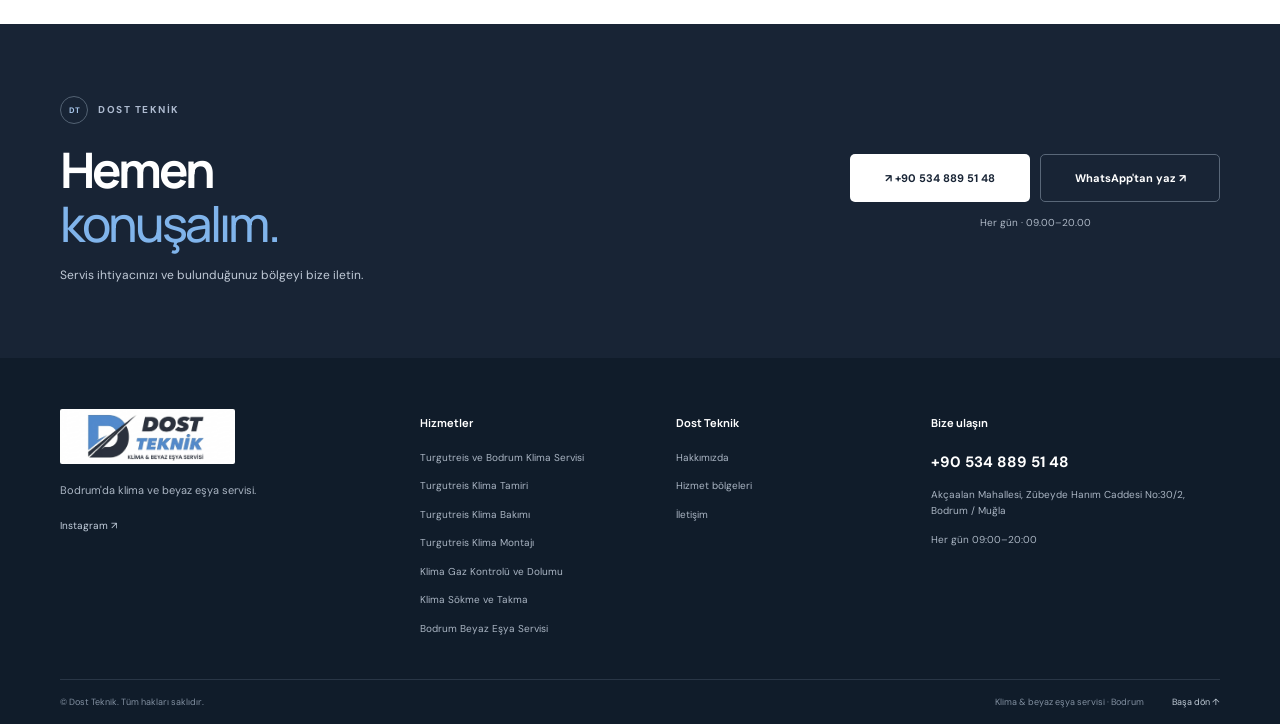
<file: hakkimizda.html>
<!doctype html>
<html lang="tr">
<head>
  <meta charset="utf-8"><meta name="viewport" content="width=device-width,initial-scale=1,viewport-fit=cover">
  <meta name="theme-color" content="#f5f7fa"><title>Hakkımızda | Dost Teknik Bodrum</title>
  <meta name="description" content="Dost Teknik, Bodrum’da yaklaşık beş yıldır klima ve beyaz eşya servis hizmeti sunan yerel işletmedir."><link rel="canonical" href="./">
  <meta property="og:type" content="website"><meta property="og:locale" content="tr_TR">
  <meta property="og:title" content="Hakkımızda | Dost Teknik Bodrum"><meta property="og:description" content="Dost Teknik, Bodrum’da yaklaşık beş yıldır klima ve beyaz eşya servis hizmeti sunan yerel işletmedir."><meta property="og:url" content="./">
  <link rel="icon" href="./assets/images/favicon.svg" type="image/svg+xml">
  <link rel="preconnect" href="https://fonts.googleapis.com"><link rel="preconnect" href="https://fonts.gstatic.com" crossorigin>
  <link href="https://fonts.googleapis.com/css2?family=DM+Sans:wght@400;500;600;700&family=Manrope:wght@400;500;600;700;800&display=swap" rel="stylesheet">
  <link rel="stylesheet" href="./css/style.css">
  <script type="application/ld+json">{"@context":"https://schema.org","@type":"BreadcrumbList","itemListElement":[{"@type":"ListItem","position":1,"name":"Ana sayfa","item":"./"}]}</script>
</head>
<body>
  <a class="skip-link" href="#main">İçeriğe geç</a>
  <div class="topline"><div class="container topline-inner"><span><i class="status-dot"></i> Bodrum Yarımadası'nda servis</span><span>Her gün <b>09.00–20.00</b></span><a href="tel:+905348895148">+90 534 889 51 48 ↗</a></div></div>
  <header class="site-header"><div class="container header-inner">
    <a class="brand" href="./" aria-label="Dost Teknik ana sayfa"><img src="./assets/images/DostTeknik_Logo_Yeni.jpg" alt="Dost Teknik Klima ve Beyaz Eşya Servisi" width="300" height="96"></a>
    <button class="menu-toggle" aria-expanded="false" aria-controls="primary-nav" aria-label="Menüyü aç"><span></span><span></span></button>
    <nav id="primary-nav" class="nav"><a href="./#hizmetler">Hizmetler</a><a href="./hakkimizda.html">Hakkımızda</a><a href="./hizmet-bolgeleri/">Hizmet bölgeleri</a><a href="./iletisim.html">İletişim</a><div class="nav-mobile-cta"><a class="button button-primary" href="tel:+905348895148">Hemen ara</a><a class="button button-whatsapp" href="https://wa.me/905348895148?text=Merhaba%20Dost%20Teknik%2C%20Dost%20Teknik%E2%80%99i%20tan%C4%B1y%C4%B1n%20hakk%C4%B1nda%20bilgi%20almak%20istiyorum." target="_blank" rel="noopener">WhatsApp'tan yaz</a></div></nav>
    <div class="header-cta"><a class="header-phone" href="tel:+905348895148"><span class="phone-icon">↗</span><span><small>Servis hattı</small><b>0534 889 51 48</b></span></a><a class="button button-primary button-small" href="https://wa.me/905348895148?text=Merhaba%20Dost%20Teknik%2C%20Dost%20Teknik%E2%80%99i%20tan%C4%B1y%C4%B1n%20hakk%C4%B1nda%20bilgi%20almak%20istiyorum." target="_blank" rel="noopener">WhatsApp ↗</a></div>
  </div></header>
  <main id="main">
    <section class="content-hero"><div class="container"><div class="breadcrumbs"><a href="./">Ana sayfa</a></div><div class="content-hero-grid"><div><div class="eyebrow"><span class="eyebrow-mark">DT</span> DOST TEKNİK · BODRUM</div><h1>Dost Teknik’i <span>tanıyın</span></h1><p>Bodrum’da klima servisi ve beyaz eşya desteği sunan yerel işletme.</p><div class="hero-actions"><a class="button button-primary" href="tel:+905348895148">Hemen ara ↗</a><a class="button" style="background:#fff;border:1px solid #dfe5ec" href="https://wa.me/905348895148?text=Merhaba%20Dost%20Teknik%2C%20Dost%20Teknik%E2%80%99i%20tan%C4%B1y%C4%B1n%20hakk%C4%B1nda%20bilgi%20almak%20istiyorum." target="_blank" rel="noopener">WhatsApp'tan yaz ↗</a></div></div><div class="hero-visual"><img class="hero-photo" src="./assets/images/dost-teknik-dukkan.jpeg" alt="Dost Teknik Bodrum klima servis işletmesi" width="1086" height="1630" fetchpriority="high"><div class="hero-photo-shade"></div><div class="photo-caption"><span class="caption-dot"></span><span><b>Dost Teknik</b><small>Akçaalan · Bodrum</small></span><span class="caption-arrow">↗</span></div></div></div></div></section>
    <section class="content-section"><div class="container"><div><h2>Bodrum’da yerel servis</h2><p>Dost Teknik, Akçaalan Mahallesi’ndeki işletmesinden Bodrum Yarımadası’ndaki servis taleplerini değerlendirir. Yaklaşık beş yıldır klima montajı, bakımı ve onarımı alanında hizmet veriyoruz.</p><p>Hantech klima ürünleri konusunda da destek sağlıyor, farklı marka ve model klima taleplerini değerlendiriyoruz.</p></div></div></section><section class="content-section"><div class="container"><div><h2>İletişim</h2><p>Servis ihtiyacınızı ve cihaz bilgilerinizi paylaşmak için bizi her gün 09.00–20.00 saatleri arasında arayın veya WhatsApp’tan yazın.</p></div></div></section>
    <section class="content-section"><div class="container"><h2>İlgili servisler</h2><div class="content-links"><a href="./klima-servisi/"><span>↗</span>Turgutreis ve Bodrum Klima Servisi</a><a href="./klima-tamiri/"><span>↗</span>Turgutreis Klima Tamiri</a><a href="./klima-bakimi/"><span>↗</span>Turgutreis Klima Bakımı</a><a href="./klima-montaji/"><span>↗</span>Turgutreis Klima Montajı</a><a href="./klima-gaz-dolumu/"><span>↗</span>Klima Gaz Kontrolü ve Dolumu</a><a href="./klima-sokme-takma/"><span>↗</span>Klima Sökme ve Takma</a><a href="./beyaz-esya-servisi/"><span>↗</span>Bodrum Beyaz Eşya Servisi</a></div></div></section>
    <section id="iletisim" class="contact-cta"><div class="container contact-cta-inner"><div><div class="eyebrow eyebrow-light"><span class="eyebrow-mark">DT</span> DOST TEKNİK</div><h2>Hemen<br><span>konuşalım.</span></h2><p>Servis ihtiyacınızı ve bulunduğunuz bölgeyi bize iletin.</p></div><div class="contact-actions"><a class="button button-white" href="tel:+905348895148">↗ 0534 889 51 48</a><a class="button button-ghost" href="https://wa.me/905348895148?text=Merhaba%20Dost%20Teknik%2C%20Dost%20Teknik%E2%80%99i%20tan%C4%B1y%C4%B1n%20hakk%C4%B1nda%20bilgi%20almak%20istiyorum." target="_blank" rel="noopener">WhatsApp'tan yaz ↗</a><small>Her gün · 09.00–20.00</small></div></div></section>
  </main>
  <footer class="site-footer"><div class="container footer-main"><div class="footer-brand"><a class="brand brand-footer" href="./"><img src="./assets/images/DostTeknik_Logo_Yeni.jpg" alt="Dost Teknik" width="300" height="96"></a><p>Bodrum'da klima ve beyaz eşya servisi.</p><a class="instagram-link" href="https://www.instagram.com/teknik.dost/" target="_blank" rel="noopener">Instagram ↗</a></div><div class="footer-col"><h3>Hizmetler</h3><a href="./klima-servisi/">Turgutreis ve Bodrum Klima Servisi</a><a href="./klima-tamiri/">Turgutreis Klima Tamiri</a><a href="./klima-bakimi/">Turgutreis Klima Bakımı</a><a href="./klima-montaji/">Turgutreis Klima Montajı</a><a href="./klima-gaz-dolumu/">Klima Gaz Kontrolü ve Dolumu</a><a href="./klima-sokme-takma/">Klima Sökme ve Takma</a><a href="./beyaz-esya-servisi/">Bodrum Beyaz Eşya Servisi</a></div><div class="footer-col"><h3>Dost Teknik</h3><a href="./hakkimizda.html">Hakkımızda</a><a href="./hizmet-bolgeleri/">Hizmet bölgeleri</a><a href="./iletisim.html">İletişim</a></div><div class="footer-col footer-contact"><h3>Bize ulaşın</h3><a class="footer-number" href="tel:+905348895148">+90 534 889 51 48</a><span>Akçaalan Mah. Zübeyde Hanım Cad.<br>No:30/2, Bodrum / Muğla</span><span>Her gün · 09.00–20.00</span></div></div><div class="container footer-bottom"><span>© Dost Teknik. Tüm hakları saklıdır.</span><span>Klima & beyaz eşya servisi · Bodrum</span><a href="#main">Başa dön ↑</a></div></footer>
  <nav class="mobile-dock" aria-label="Hızlı iletişim"><a href="tel:+905348895148"><span>↗</span> Ara</a><a href="https://wa.me/905348895148?text=Merhaba%20Dost%20Teknik%2C%20Dost%20Teknik%E2%80%99i%20tan%C4%B1y%C4%B1n%20hakk%C4%B1nda%20bilgi%20almak%20istiyorum." target="_blank" rel="noopener"><span>◉</span> WhatsApp</a><a href="https://www.google.com/maps/search/?api=1&query=Ak%C3%A7aalan+Bodrum+Mu%C4%9Fla" target="_blank" rel="noopener"><span>⌖</span> Konum</a></nav>
  <script src="./js/config.js" defer></script><script src="./js/main.js" defer></script>
</body></html>
</file>
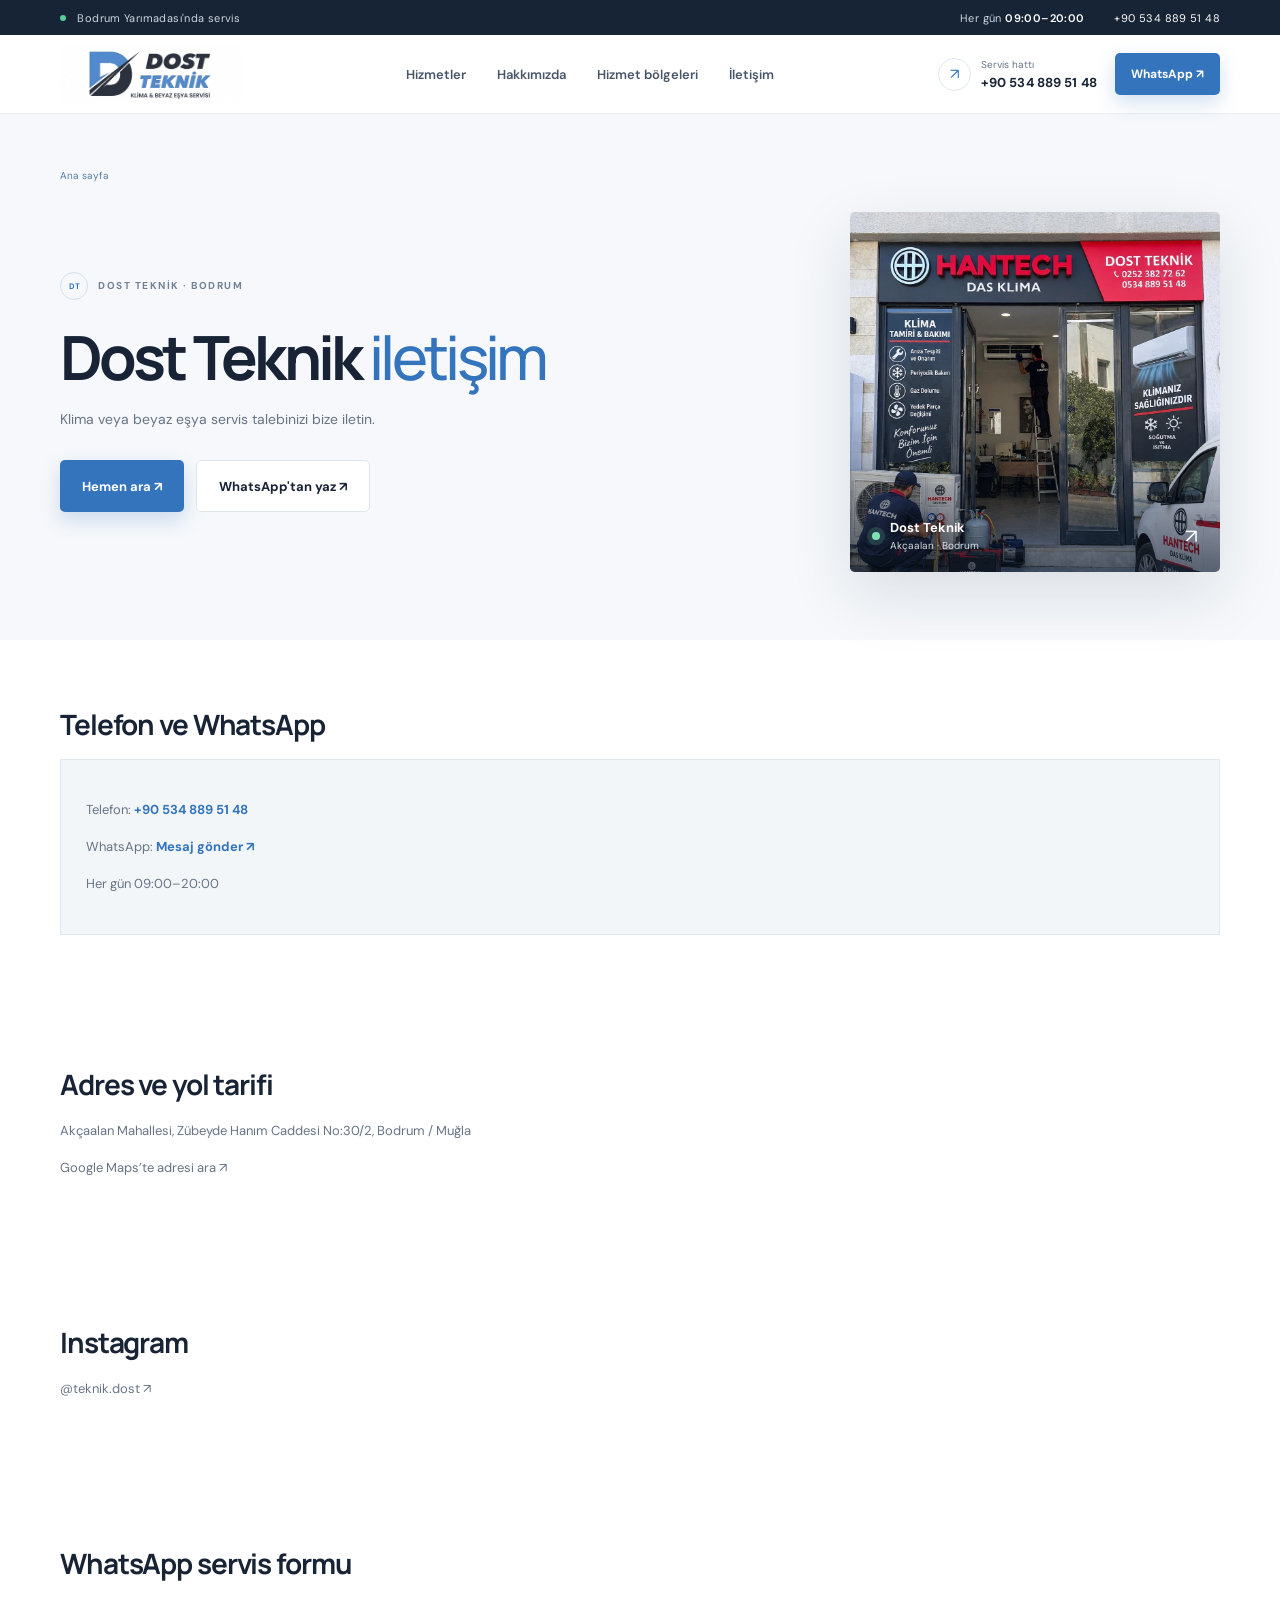
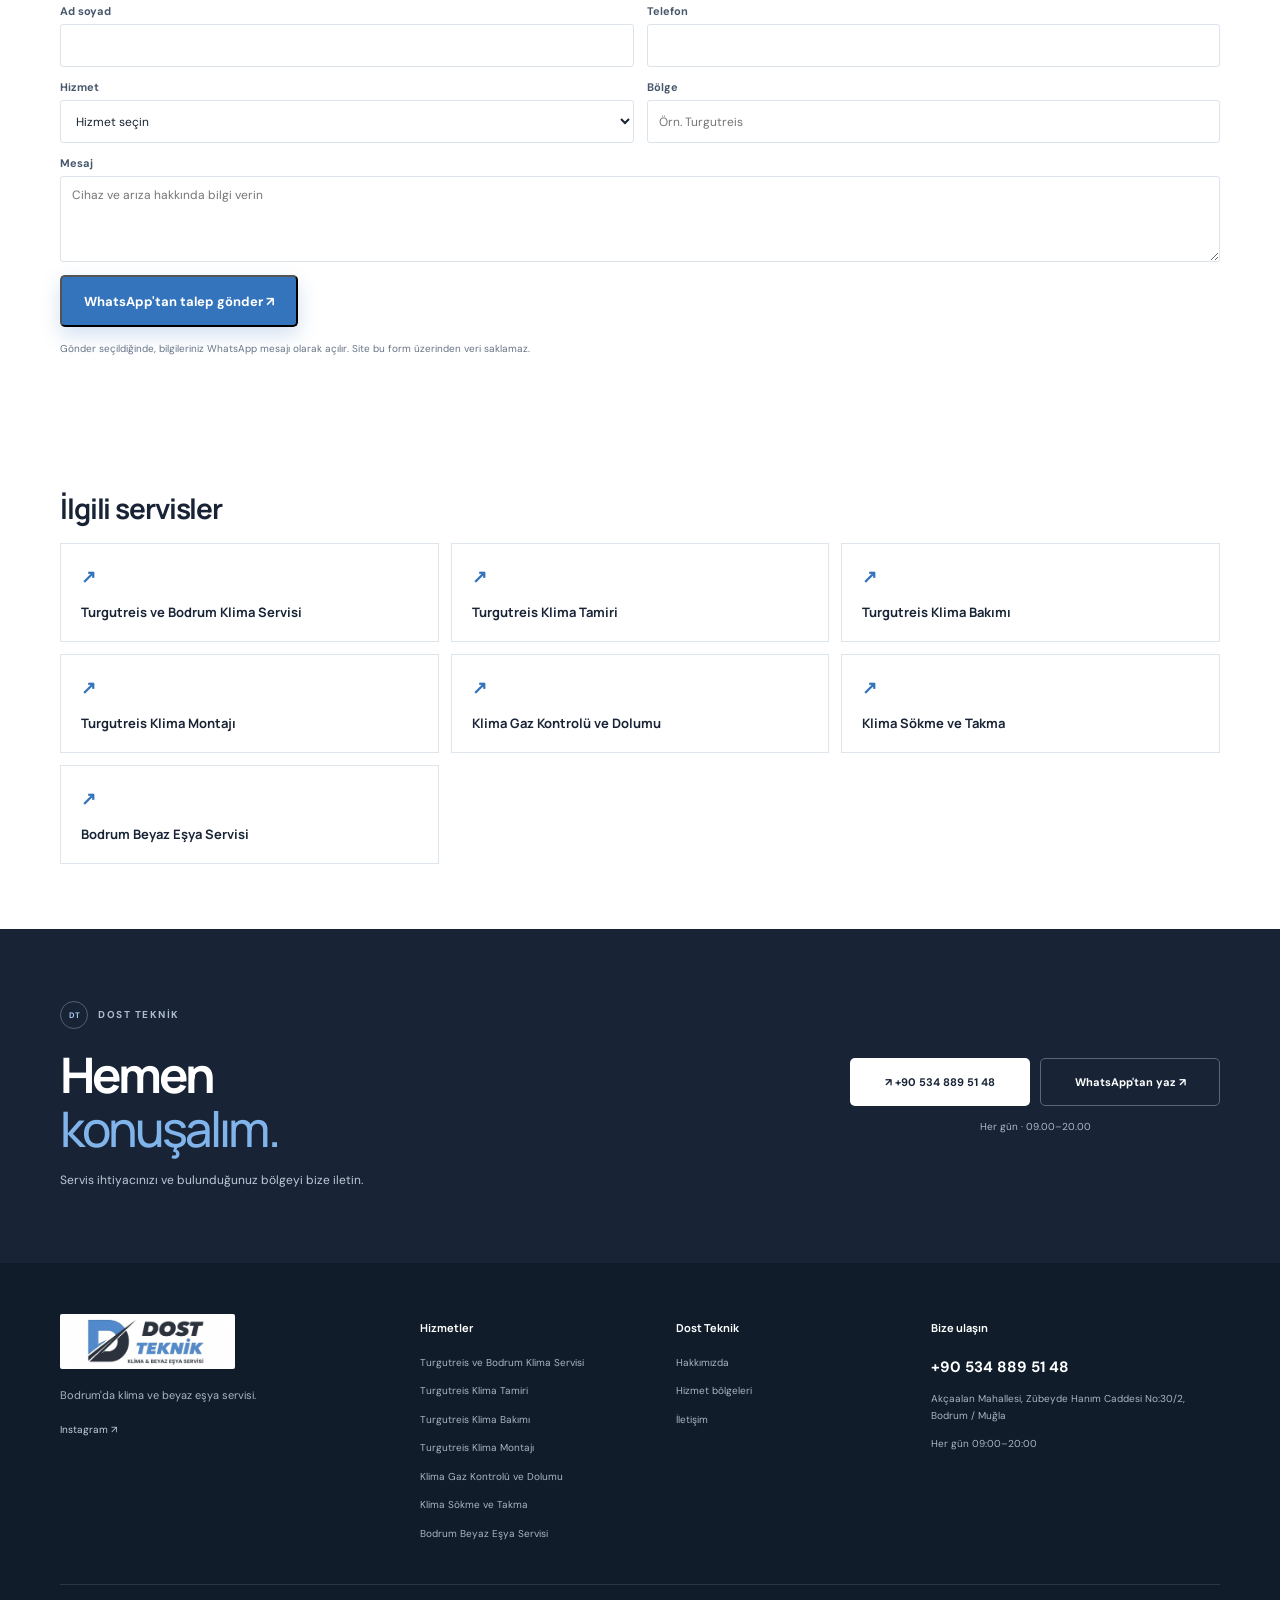
<file: iletisim.html>
<!doctype html>
<html lang="tr">
<head>
  <meta charset="utf-8"><meta name="viewport" content="width=device-width,initial-scale=1,viewport-fit=cover">
  <meta name="theme-color" content="#f5f7fa"><title>İletişim | Dost Teknik Bodrum</title>
  <meta name="description" content="Dost Teknik’e telefon, WhatsApp veya Instagram üzerinden ulaşın. Akçaalan Mahallesi, Bodrum adresi ve çalışma saatleri."><link rel="canonical" href="./">
  <meta property="og:type" content="website"><meta property="og:locale" content="tr_TR">
  <meta property="og:title" content="İletişim | Dost Teknik Bodrum"><meta property="og:description" content="Dost Teknik’e telefon, WhatsApp veya Instagram üzerinden ulaşın. Akçaalan Mahallesi, Bodrum adresi ve çalışma saatleri."><meta property="og:url" content="./">
  <link rel="icon" href="./assets/images/favicon.svg" type="image/svg+xml">
  <link rel="preconnect" href="https://fonts.googleapis.com"><link rel="preconnect" href="https://fonts.gstatic.com" crossorigin>
  <link href="https://fonts.googleapis.com/css2?family=DM+Sans:wght@400;500;600;700&family=Manrope:wght@400;500;600;700;800&display=swap" rel="stylesheet">
  <link rel="stylesheet" href="./css/style.css">
  <script type="application/ld+json">{"@context":"https://schema.org","@type":"BreadcrumbList","itemListElement":[{"@type":"ListItem","position":1,"name":"Ana sayfa","item":"./"}]}</script>
</head>
<body>
  <a class="skip-link" href="#main">İçeriğe geç</a>
  <div class="topline"><div class="container topline-inner"><span><i class="status-dot"></i> Bodrum Yarımadası'nda servis</span><span>Her gün <b>09.00–20.00</b></span><a href="tel:+905348895148">+90 534 889 51 48 ↗</a></div></div>
  <header class="site-header"><div class="container header-inner">
    <a class="brand" href="./" aria-label="Dost Teknik ana sayfa"><img src="./assets/images/DostTeknik_Logo_Yeni.jpg" alt="Dost Teknik Klima ve Beyaz Eşya Servisi" width="300" height="96"></a>
    <button class="menu-toggle" aria-expanded="false" aria-controls="primary-nav" aria-label="Menüyü aç"><span></span><span></span></button>
    <nav id="primary-nav" class="nav"><a href="./#hizmetler">Hizmetler</a><a href="./hakkimizda.html">Hakkımızda</a><a href="./hizmet-bolgeleri/">Hizmet bölgeleri</a><a href="./iletisim.html">İletişim</a><div class="nav-mobile-cta"><a class="button button-primary" href="tel:+905348895148">Hemen ara</a><a class="button button-whatsapp" href="https://wa.me/905348895148?text=Merhaba%20Dost%20Teknik%2C%20Dost%20Teknik%20ileti%C5%9Fim%20hakk%C4%B1nda%20bilgi%20almak%20istiyorum." target="_blank" rel="noopener">WhatsApp'tan yaz</a></div></nav>
    <div class="header-cta"><a class="header-phone" href="tel:+905348895148"><span class="phone-icon">↗</span><span><small>Servis hattı</small><b>0534 889 51 48</b></span></a><a class="button button-primary button-small" href="https://wa.me/905348895148?text=Merhaba%20Dost%20Teknik%2C%20Dost%20Teknik%20ileti%C5%9Fim%20hakk%C4%B1nda%20bilgi%20almak%20istiyorum." target="_blank" rel="noopener">WhatsApp ↗</a></div>
  </div></header>
  <main id="main">
    <section class="content-hero"><div class="container"><div class="breadcrumbs"><a href="./">Ana sayfa</a></div><div class="content-hero-grid"><div><div class="eyebrow"><span class="eyebrow-mark">DT</span> DOST TEKNİK · BODRUM</div><h1>Dost Teknik <span>iletişim</span></h1><p>Klima veya beyaz eşya servis talebinizi bize iletin.</p><div class="hero-actions"><a class="button button-primary" href="tel:+905348895148">Hemen ara ↗</a><a class="button" style="background:#fff;border:1px solid #dfe5ec" href="https://wa.me/905348895148?text=Merhaba%20Dost%20Teknik%2C%20Dost%20Teknik%20ileti%C5%9Fim%20hakk%C4%B1nda%20bilgi%20almak%20istiyorum." target="_blank" rel="noopener">WhatsApp'tan yaz ↗</a></div></div><div class="hero-visual"><img class="hero-photo" src="./assets/images/dost-teknik-dukkan.jpeg" alt="Dost Teknik Bodrum klima servis işletmesi" width="1086" height="1630" fetchpriority="high"><div class="hero-photo-shade"></div><div class="photo-caption"><span class="caption-dot"></span><span><b>Dost Teknik</b><small>Akçaalan · Bodrum</small></span><span class="caption-arrow">↗</span></div></div></div></div></section>
    <section class="content-section"><div class="container"><div><h2>Telefon ve WhatsApp</h2><div class="contact-panel"><p>Telefon: <a href="tel:+905348895148">+90 534 889 51 48</a></p><p>WhatsApp: <a href="https://wa.me/905348895148">Mesaj gönder ↗</a></p><p>Her gün · 09.00–20.00</p></div></div></div></section><section class="content-section"><div class="container"><div><h2>Adres ve yol tarifi</h2><p>Akçaalan Mahallesi, Zübeyde Hanım Caddesi No:30/2<br>Bodrum / Muğla, Türkiye</p><p><a href="https://www.google.com/maps/search/?api=1&query=Ak%C3%A7aalan+Mahallesi+Z%C3%BCbeyde+Han%C4%B1m+Caddesi+No%3A30%2F2+Bodrum+Mu%C4%9Fla" target="_blank" rel="noopener">Google Maps’te adresi ara ↗</a></p></div></div></section><section class="content-section"><div class="container"><div><h2>Instagram</h2><p><a href="https://www.instagram.com/teknik.dost/" target="_blank" rel="noopener">@teknik.dost ↗</a></p></div></div></section><section class="content-section"><div class="container"><div><h2>WhatsApp servis formu</h2><form id="service-request" class="request-form"><label>Ad soyad<input name="name" autocomplete="name" required></label><label>Telefon<input name="phone" type="tel" autocomplete="tel" required></label><label>Hizmet<select name="service" required><option value="">Hizmet seçin</option><option>Turgutreis ve Bodrum Klima Servisi</option><option>Turgutreis Klima Tamiri</option><option>Turgutreis Klima Bakımı</option><option>Turgutreis Klima Montajı</option><option>Klima Gaz Kontrolü ve Dolumu</option><option>Klima Sökme ve Takma</option><option>Bodrum Beyaz Eşya Servisi</option></select></label><label>Bölge<input name="area" autocomplete="address-level2" placeholder="Örn. Turgutreis" required></label><label class="form-wide">Mesaj<textarea name="message" rows="4" placeholder="Cihaz ve arıza hakkında bilgi verin"></textarea></label><button class="button button-primary" type="submit">WhatsApp'tan talep gönder ↗</button><p class="form-note">Gönder seçildiğinde, bilgileriniz WhatsApp mesajı olarak açılır. Site bu form üzerinden veri saklamaz.</p></form></div></div></section>
    <section class="content-section"><div class="container"><h2>İlgili servisler</h2><div class="content-links"><a href="./klima-servisi/"><span>↗</span>Turgutreis ve Bodrum Klima Servisi</a><a href="./klima-tamiri/"><span>↗</span>Turgutreis Klima Tamiri</a><a href="./klima-bakimi/"><span>↗</span>Turgutreis Klima Bakımı</a><a href="./klima-montaji/"><span>↗</span>Turgutreis Klima Montajı</a><a href="./klima-gaz-dolumu/"><span>↗</span>Klima Gaz Kontrolü ve Dolumu</a><a href="./klima-sokme-takma/"><span>↗</span>Klima Sökme ve Takma</a><a href="./beyaz-esya-servisi/"><span>↗</span>Bodrum Beyaz Eşya Servisi</a></div></div></section>
    <section id="iletisim" class="contact-cta"><div class="container contact-cta-inner"><div><div class="eyebrow eyebrow-light"><span class="eyebrow-mark">DT</span> DOST TEKNİK</div><h2>Hemen<br><span>konuşalım.</span></h2><p>Servis ihtiyacınızı ve bulunduğunuz bölgeyi bize iletin.</p></div><div class="contact-actions"><a class="button button-white" href="tel:+905348895148">↗ 0534 889 51 48</a><a class="button button-ghost" href="https://wa.me/905348895148?text=Merhaba%20Dost%20Teknik%2C%20Dost%20Teknik%20ileti%C5%9Fim%20hakk%C4%B1nda%20bilgi%20almak%20istiyorum." target="_blank" rel="noopener">WhatsApp'tan yaz ↗</a><small>Her gün · 09.00–20.00</small></div></div></section>
  </main>
  <footer class="site-footer"><div class="container footer-main"><div class="footer-brand"><a class="brand brand-footer" href="./"><img src="./assets/images/DostTeknik_Logo_Yeni.jpg" alt="Dost Teknik" width="300" height="96"></a><p>Bodrum'da klima ve beyaz eşya servisi.</p><a class="instagram-link" href="https://www.instagram.com/teknik.dost/" target="_blank" rel="noopener">Instagram ↗</a></div><div class="footer-col"><h3>Hizmetler</h3><a href="./klima-servisi/">Turgutreis ve Bodrum Klima Servisi</a><a href="./klima-tamiri/">Turgutreis Klima Tamiri</a><a href="./klima-bakimi/">Turgutreis Klima Bakımı</a><a href="./klima-montaji/">Turgutreis Klima Montajı</a><a href="./klima-gaz-dolumu/">Klima Gaz Kontrolü ve Dolumu</a><a href="./klima-sokme-takma/">Klima Sökme ve Takma</a><a href="./beyaz-esya-servisi/">Bodrum Beyaz Eşya Servisi</a></div><div class="footer-col"><h3>Dost Teknik</h3><a href="./hakkimizda.html">Hakkımızda</a><a href="./hizmet-bolgeleri/">Hizmet bölgeleri</a><a href="./iletisim.html">İletişim</a></div><div class="footer-col footer-contact"><h3>Bize ulaşın</h3><a class="footer-number" href="tel:+905348895148">+90 534 889 51 48</a><span>Akçaalan Mah. Zübeyde Hanım Cad.<br>No:30/2, Bodrum / Muğla</span><span>Her gün · 09.00–20.00</span></div></div><div class="container footer-bottom"><span>© Dost Teknik. Tüm hakları saklıdır.</span><span>Klima & beyaz eşya servisi · Bodrum</span><a href="#main">Başa dön ↑</a></div></footer>
  <nav class="mobile-dock" aria-label="Hızlı iletişim"><a href="tel:+905348895148"><span>↗</span> Ara</a><a href="https://wa.me/905348895148?text=Merhaba%20Dost%20Teknik%2C%20Dost%20Teknik%20ileti%C5%9Fim%20hakk%C4%B1nda%20bilgi%20almak%20istiyorum." target="_blank" rel="noopener"><span>◉</span> WhatsApp</a><a href="https://www.google.com/maps/search/?api=1&query=Ak%C3%A7aalan+Bodrum+Mu%C4%9Fla" target="_blank" rel="noopener"><span>⌖</span> Konum</a></nav>
  <script src="./js/config.js" defer></script><script src="./js/main.js" defer></script>
</body></html>
</file>
<file: css/style.css>
:root{--ink:#182435;--muted:#677486;--blue:#3474bd;--blue-dark:#1d4f87;--pale:#eef3f8;--line:#dfe5ec;--red:#df2d46;--green:#21b979;--white:#fff;--paper:#f6f8fb;--display:"Manrope",sans-serif;--body:"DM Sans",sans-serif;--shadow:0 22px 65px rgba(20,38,61,.12)}
a:focus-visible,button:focus-visible,summary:focus-visible{outline:3px solid #f3a927;outline-offset:3px}
*{box-sizing:border-box}html{scroll-behavior:smooth;scroll-padding-top:100px}body{margin:0;color:var(--ink);background:#fff;font-family:var(--body);font-size:16px;-webkit-font-smoothing:antialiased}a{color:inherit;text-decoration:none}button{font:inherit}.container{width:min(1160px,calc(100% - 48px));margin:0 auto}.skip-link{position:absolute;left:12px;top:-60px;z-index:20;background:#fff;padding:12px}.skip-link:focus{top:12px}.topline{height:35px;background:#172435;color:#ced6e0;font-size:11px;letter-spacing:.035em}.topline-inner{height:100%;display:flex;align-items:center;gap:30px}.topline-inner>span:first-child{margin-right:auto}.topline b{color:#fff;font-weight:600}.topline a{color:#fff}.topline a span{color:#84b7ed;margin-left:6px}.status-dot{display:inline-block;width:6px;height:6px;border-radius:50%;background:#53cf98;margin-right:8px;vertical-align:1px}.site-header{position:sticky;top:0;z-index:10;background:rgba(255,255,255,.96);backdrop-filter:blur(14px);border-bottom:1px solid rgba(25,45,69,.08)}.header-inner{height:78px;display:flex;align-items:center;justify-content:space-between}.brand{display:flex;width:183px;height:58px;overflow:hidden;align-items:center}.brand img{width:100%;height:100%;object-fit:cover;object-position:center;mix-blend-mode:multiply}.nav{display:flex;align-items:center;gap:31px;color:#475568;font-size:13px;font-weight:600}.nav>a{transition:color .2s}.nav>a:hover{color:var(--blue)}.header-cta{display:flex;align-items:center;gap:18px}.header-phone{display:flex;align-items:center;gap:10px}.phone-icon{width:33px;height:33px;border:1px solid var(--line);border-radius:50%;display:grid;place-items:center;color:var(--blue);font-size:15px}.header-phone small,.header-phone b{display:block}.header-phone small{font-size:10px;color:var(--muted);margin-bottom:3px}.header-phone b{font-size:13px;letter-spacing:.01em}.button{display:inline-flex;align-items:center;justify-content:center;gap:10px;min-height:52px;padding:0 22px;border-radius:5px;font-size:13px;font-weight:700;transition:transform .2s,background .2s,border-color .2s;cursor:pointer}.button:hover{transform:translateY(-2px)}.button-primary{background:var(--blue);color:#fff;box-shadow:0 8px 20px rgba(52,116,189,.22)}.button-primary:hover{background:var(--blue-dark)}.button-small{min-height:42px;padding:0 16px;font-size:12px}.button-small span{font-size:16px}.button-outline{border:1px solid rgba(255,255,255,.45);color:#fff;background:rgba(12,26,40,.2)}.button-symbol{font-size:18px;font-weight:400}.whatsapp-symbol{color:#53d49b;font-size:17px}.menu-toggle,.nav-mobile-cta{display:none}
.hero{position:relative;overflow:hidden;background:var(--paper);padding:44px 0 64px}.hero:before{content:"";position:absolute;left:-250px;top:60px;width:480px;height:480px;border-radius:50%;border:1px solid #e7edf4;box-shadow:0 0 0 48px #f3f6f9,0 0 0 49px #e7edf4,0 0 0 97px #f3f6f9,0 0 0 98px #e7edf4;pointer-events:none}.hero-grid{position:relative;display:grid;grid-template-columns:1fr .87fr;column-gap:70px;align-items:center}.hero-copy{padding:35px 0 44px;position:relative;z-index:1}.eyebrow{display:flex;align-items:center;gap:10px;font-size:10px;line-height:1;font-weight:700;letter-spacing:.15em;color:#718095}.eyebrow-mark{display:grid;place-items:center;width:28px;height:28px;border:1px solid #d4dfec;border-radius:50%;font-size:8px;letter-spacing:0;color:var(--blue)}.eyebrow-line{height:1px;width:32px;background:#ccd6e1;margin-left:2px}.hero h1,.section h2,.brand-band h2,.contact-cta h2{font-family:var(--display);font-size:clamp(40px,5vw,66px);line-height:1.1;letter-spacing:-.06em;margin:30px 0 20px;font-weight:700}.hero h1 span,.section h2 span{color:var(--blue);font-weight:500}.hero-lead{max-width:465px;color:#647285;font-size:15px;line-height:1.8;margin:0}.hero-actions{display:flex;gap:12px;margin-top:28px}.hero-location{display:flex;align-items:center;gap:8px;margin-top:22px;color:#5d6c7e;font-size:11px;font-weight:600}.hero-location>span:first-child{font-size:17px;color:var(--blue)}.location-divider{color:#c1c9d2}.hero-visual{position:relative;justify-self:end;width:100%;max-width:440px;height:520px;border-radius:5px;overflow:visible;background:#d7e1e9;box-shadow:var(--shadow)}.hero-photo{width:100%;height:100%;object-fit:cover;object-position:center 40%;border-radius:5px}.hero-photo-shade{position:absolute;inset:0;border-radius:5px;background:linear-gradient(180deg,transparent 55%,rgba(10,21,33,.62))}.photo-caption{position:absolute;bottom:20px;left:22px;right:22px;color:#fff;display:flex;align-items:center;gap:10px}.caption-dot{width:8px;height:8px;border-radius:50%;background:#7fe1b3;box-shadow:0 0 0 5px rgba(127,225,179,.16)}.photo-caption b,.photo-caption small{display:block}.photo-caption b{font-size:13px}.photo-caption small{font-size:10px;color:#d6dce4;margin-top:3px}.caption-arrow{margin-left:auto;font-size:20px}.hero-stamp{position:absolute;right:-28px;top:43px;width:96px;height:96px;border-radius:50%;background:var(--red);color:#fff;display:flex;flex-direction:column;align-items:center;justify-content:center;line-height:.98;font-family:var(--display);font-size:12px;font-weight:800;box-shadow:0 12px 25px rgba(223,45,70,.26);transform:rotate(8deg)}.hero-stamp b{font-size:10px;color:#ffb6c0}.hero-stamp i{position:absolute;right:12px;top:10px;font-style:normal;font-size:10px}.hero-index{position:absolute;right:-32px;bottom:42px;writing-mode:vertical-rl;transform:rotate(180deg);color:#718093;font-size:9px;letter-spacing:.18em}.hero-index span{color:var(--red);padding:7px 0}.hero-note{position:absolute;left:0;bottom:-29px;display:flex;align-items:center;gap:12px;background:#fff;padding:15px 19px;box-shadow:0 10px 32px rgba(28,47,69,.09);min-width:330px}.note-icon{color:var(--red);font-size:20px}.hero-note b,.hero-note small{display:block}.hero-note b{font-size:11px}.hero-note small{font-size:10px;color:#8792a0;margin-top:4px}.note-arrow{margin-left:auto;color:var(--blue);font-size:17px}.quick-strip{border-bottom:1px solid var(--line);border-top:1px solid var(--line);background:#fff}.quick-grid{display:grid;grid-template-columns:repeat(4,1fr);padding:27px 0}.quick-grid>div{display:flex;align-items:center;gap:14px;padding-left:24px;border-right:1px solid var(--line)}.quick-grid>div:first-child{padding-left:0}.quick-grid>div:last-child{border:0}.quick-num{font:700 10px var(--display);color:var(--blue)}.quick-grid b,.quick-grid small{display:block}.quick-grid b{font-size:12px}.quick-grid small{font-size:10px;color:#8893a0;margin-top:5px}
.section{padding:105px 0}.section-head{display:flex;justify-content:space-between;align-items:end;margin-bottom:36px}.section h2,.brand-band h2,.contact-cta h2{font-size:clamp(37px,4vw,52px);margin:24px 0 0}.section-head>p{width:350px;color:var(--muted);font-size:13px;line-height:1.8;margin:0 0 4px}.service-grid{display:grid;grid-template-columns:repeat(3,1fr);gap:15px}.service-card{position:relative;min-height:270px;border:1px solid #e4e9ef;background:#fff;padding:23px 25px;overflow:hidden;transition:transform .25s,border-color .25s,box-shadow .25s}.service-card:hover{transform:translateY(-5px);border-color:#c3d3e4;box-shadow:0 15px 35px rgba(36,62,91,.08)}.service-featured{background:#f0f5fa;border-color:#e0e9f3}.service-card-top{display:flex;justify-content:space-between;align-items:center}.service-number{font-size:9px;letter-spacing:.13em;color:#8995a3;font-weight:700}.service-icon{font-size:16px;color:var(--blue);width:28px;height:28px;border:1px solid #dce5ef;border-radius:50%;display:grid;place-items:center}.service-glyph{font:400 34px var(--display);color:var(--blue);margin:20px 0 11px;height:38px}.glyph-air{transform:rotate(-13deg)}.service-card h3{font:700 19px var(--display);letter-spacing:-.04em;margin:0 0 8px}.service-card p{color:var(--muted);font-size:12px;line-height:1.7;margin:0;max-width:300px}.service-link{position:absolute;bottom:20px;left:25px;font-size:11px;font-weight:700}.service-link b{color:var(--blue);font-size:16px;margin-left:5px}.service-wide{grid-column:span 3;min-height:170px;padding-left:158px}.service-wide .service-glyph{position:absolute;left:25px;top:55px;font-size:54px}.service-wide h3{font-size:20px}.service-wide p{max-width:540px}.service-wide .service-link{left:158px}
.brand-band{background:var(--ink);color:#fff;padding:75px 0;overflow:hidden;position:relative}.brand-band:after{content:"D";position:absolute;right:-35px;top:-140px;font:800 480px var(--display);color:rgba(255,255,255,.025);pointer-events:none}.brand-inner{position:relative;z-index:1;display:grid;grid-template-columns:.9fr 1.1fr;gap:80px;align-items:center}.eyebrow-light{color:#aebbd0}.eyebrow-light .eyebrow-mark{color:#a9c8ed;border-color:#536273}.brand-band h2{font-size:46px}.brand-band h2 span,.contact-cta h2 span{color:#80b4eb;font-weight:500}.brand-copy>p{font-size:14px;line-height:1.8;color:#c0cad7;max-width:460px;margin:0 0 25px}.brand-list{display:flex;flex-wrap:wrap;gap:9px}.brand-list span{font-size:9px;letter-spacing:.09em;font-weight:700;color:#ecf1f7;border:1px solid #465467;padding:11px 13px}
.about{background:#fbfcfd}.about-grid{display:grid;grid-template-columns:.9fr 1fr;gap:100px;align-items:center}.about-photo-wrap{height:490px;position:relative;width:100%;max-width:445px}.about-photo-wrap>img{width:100%;height:100%;object-fit:cover;object-position:center 43%;box-shadow:var(--shadow)}.about-photo-label{position:absolute;left:-24px;bottom:28px;background:#fff;padding:20px 23px;box-shadow:0 12px 36px rgba(27,48,71,.12);min-width:215px}.about-photo-label>span:first-child{font-size:8px;font-weight:700;letter-spacing:.16em;color:var(--blue)}.about-photo-label b{display:block;font:700 15px/1.5 var(--display);margin-top:9px}.about-label-mark{position:absolute;right:13px;bottom:15px;font:800 10px var(--display);color:#c6d3e2}.photo-vertical{position:absolute;right:-23px;top:12px;writing-mode:vertical-rl;font-size:8px;letter-spacing:.18em;color:#8793a2}.about-copy h2{margin-bottom:22px}.about-copy>p{font-size:13px;line-height:1.85;color:var(--muted);margin:0 0 13px}.about-copy .about-lead{font-size:15px;color:#405065}.about-facts{display:grid;grid-template-columns:repeat(3,1fr);border-top:1px solid var(--line);border-bottom:1px solid var(--line);margin-top:27px;padding:18px 0}.about-facts>div{padding-left:14px;border-left:1px solid var(--line)}.about-facts>div:first-child{padding-left:0;border-left:0}.about-facts b,.about-facts small{display:block}.about-facts b{font:700 17px var(--display);color:var(--blue)}.about-facts small{font-size:9px;color:#7c8795;margin-top:5px}.text-link{display:inline-flex;align-items:center;gap:16px;margin-top:22px;color:var(--ink);font-size:12px;font-weight:700}.text-link span{display:grid;place-items:center;width:27px;height:27px;border:1px solid #d7e0e9;border-radius:50%;color:var(--blue);font-size:15px}
.area-section{padding:92px 0;background:#f1f5f9;overflow:hidden}.area-grid{display:grid;grid-template-columns:.73fr 1.27fr;gap:80px;align-items:center}.area-intro h2,.faq-intro h2{font:700 clamp(37px,4vw,50px)/1.13 var(--display);letter-spacing:-.06em;margin:22px 0 15px}.area-intro h2 span,.faq-intro h2 span{color:var(--blue);font-weight:500}.area-intro>p,.faq-intro>p{font-size:13px;line-height:1.8;color:var(--muted);max-width:360px}.area-address{display:flex;align-items:flex-start;gap:12px;border-top:1px solid #dbe3ec;margin-top:28px;padding-top:21px;color:var(--blue)}.area-address>span:first-child{font-size:18px}.area-address b,.area-address small{display:block}.area-address b{font-size:12px;color:var(--ink)}.area-address small{font-size:10px;line-height:1.7;color:#788596;margin-top:5px}.area-map{height:420px;position:relative;border-radius:5px;background-color:#e8eff6;background-image:linear-gradient(36deg,transparent 48.9%,rgba(140,169,199,.16) 49.2%,rgba(140,169,199,.16) 50%,transparent 50.3%),linear-gradient(145deg,transparent 48.9%,rgba(140,169,199,.15) 49.2%,rgba(140,169,199,.15) 50%,transparent 50.3%),radial-gradient(ellipse at 35% 55%,#d8e6ef 0 8%,transparent 8.2%),radial-gradient(ellipse at 72% 24%,#dce8f0 0 10%,transparent 10.2%);background-size:80px 90px,120px 110px,100% 100%,100% 100%;overflow:hidden}.area-map:before,.area-map:after{content:"";position:absolute;background:#d6e6ef;opacity:.95;border-radius:44% 56% 63% 37%/42% 46% 54% 58%;transform:rotate(20deg)}.area-map:before{width:160px;height:560px;left:-82px;top:-70px}.area-map:after{width:95px;height:430px;right:-45px;top:45px;transform:rotate(-14deg)}.map-orbit{position:absolute;border:1px solid rgba(65,122,173,.17);border-radius:50%;z-index:1}.orbit-one{width:340px;height:260px;left:19%;top:20%}.orbit-two{width:245px;height:340px;left:30%;top:9%;transform:rotate(57deg)}.map-core{position:absolute;z-index:2;left:47%;top:49%;transform:translate(-50%,-50%);width:65px;height:65px;border-radius:50%;background:var(--blue);border:6px solid #fff;box-shadow:0 0 0 6px rgba(52,116,189,.15);display:grid;place-content:center;text-align:center;color:#fff}.map-core span{font:800 14px var(--display)}.map-core small{font-size:6px;letter-spacing:.14em;margin-top:2px}.map-point{position:absolute;z-index:3;padding:7px 9px;background:rgba(255,255,255,.82);font-size:9px;font-weight:700;color:#4c5c70;box-shadow:0 4px 12px rgba(37,65,92,.08);white-space:nowrap}.map-point:before{content:"";display:inline-block;width:5px;height:5px;border-radius:50%;background:#4d8bc9;margin-right:5px}.point-1{left:6%;top:52%;color:#225992}.point-2{left:12%;top:75%}.point-3{left:25%;top:29%}.point-4{left:47%;top:14%}.point-5{left:51%;top:76%}.point-6{left:36%;top:67%}.point-7{left:65%;top:57%}.point-8{left:72%;top:71%;color:#225992}.point-9{left:80%;top:48%}.point-10{left:70%;top:27%}.point-11{left:79%;top:11%}.map-note{position:absolute;right:18px;bottom:16px;z-index:3;font-size:9px;color:#607083;background:#fff;padding:9px 11px}
.faq{padding:100px 0}.faq-grid{display:grid;grid-template-columns:.72fr 1.28fr;gap:90px}.faq-intro .button{margin-top:18px;min-height:45px;font-size:11px}.faq-list details{border-bottom:1px solid var(--line)}.faq-list details:first-child{border-top:1px solid var(--line)}.faq-list summary{cursor:pointer;list-style:none;display:flex;justify-content:space-between;align-items:center;gap:18px;padding:18px 0;font:600 13px var(--display)}.faq-list summary::-webkit-details-marker{display:none}.faq-list summary span{flex:none;width:25px;height:25px;border:1px solid var(--line);border-radius:50%;display:grid;place-items:center;color:var(--blue);font:400 16px var(--body);transition:transform .2s}.faq-list details[open] summary span{transform:rotate(45deg)}.faq-list details p{margin:0;padding:0 40px 18px 0;color:var(--muted);font-size:12px;line-height:1.8}
.contact-cta{position:relative;overflow:hidden;background:var(--ink);color:#fff;padding:72px 0}.contact-cta-inner{display:flex;align-items:center;justify-content:space-between;position:relative;z-index:1}.contact-cta h2{font-size:49px;margin:19px 0 14px}.contact-cta p{color:#c0cad7;font-size:12px;max-width:390px;line-height:1.75;margin:0}.contact-actions{display:grid;grid-template-columns:1fr 1fr;gap:10px;min-width:370px}.contact-actions .button{padding:0 15px;min-height:48px;font-size:11px}.button-white{background:#fff;color:var(--ink)}.button-white span,.button-ghost span{font-size:16px;color:var(--blue)}.button-ghost{border:1px solid #596778;color:#fff}.contact-actions>small{grid-column:span 2;text-align:center;color:#aeb8c6;font-size:10px;margin-top:4px}.cta-orbit{position:absolute;border:1px solid rgba(151,186,221,.13);width:410px;height:410px;border-radius:50%;right:13%;top:-70px;box-shadow:0 0 0 48px rgba(151,186,221,.025),0 0 0 96px rgba(151,186,221,.025)}
.site-footer{background:#101c2a;color:#fff}.footer-main{display:grid;grid-template-columns:1.2fr .8fr .8fr 1.1fr;gap:45px;padding:51px 0 42px}.brand-footer{width:175px;height:55px;background:white;border-radius:2px}.footer-brand p{font-size:11px;line-height:1.8;color:#aab5c3;margin:17px 0 12px}.instagram-link{font-size:10px;color:#c5d0de}.instagram-link span{color:#85b6e9;margin-left:8px}.footer-col{display:flex;flex-direction:column;align-items:flex-start;gap:12px}.footer-col h3{font:700 11px var(--display);margin:6px 0 8px}.footer-col>a,.footer-contact>span{font-size:10px;color:#aab5c3;line-height:1.65}.footer-col>a:hover,.footer-directions{color:#fff}.footer-contact .footer-number{font-size:15px;color:#fff;font-weight:700}.footer-contact .footer-directions{color:#85b6e9}.footer-bottom{border-top:1px solid #293646;display:flex;gap:28px;padding:16px 0;color:#8290a1;font-size:9px}.footer-bottom span:first-child{margin-right:auto}.footer-bottom a{color:#c1ccd7}.mobile-dock{display:none}
.content-hero{background:var(--paper);padding:55px 0 68px}.breadcrumbs{font-size:10px;color:#8490a0;margin-bottom:30px}.breadcrumbs a{color:#537da9}.content-hero-grid{display:grid;grid-template-columns:1fr .8fr;gap:50px;align-items:center}.content-hero h1{font:700 clamp(39px,5vw,61px)/1.12 var(--display);letter-spacing:-.06em;margin:23px 0 16px}.content-hero h1 span{color:var(--blue);font-weight:500}.content-hero p{max-width:570px;font-size:14px;line-height:1.8;color:var(--muted)}.content-hero .hero-visual{height:360px;max-width:370px}.content-section{padding:65px 0}.content-section h2{font:700 28px var(--display);letter-spacing:-.04em;margin:0 0 16px}.content-section p,.content-section li{color:var(--muted);font-size:13px;line-height:1.85}.content-two{display:grid;grid-template-columns:1fr 1fr;gap:65px}.content-callout{background:var(--pale);padding:28px}.content-callout h3{font:700 19px var(--display);margin:0 0 12px}.content-links{display:grid;grid-template-columns:repeat(3,1fr);gap:12px}.content-links a{padding:20px;border:1px solid var(--line);font:700 13px var(--display)}.content-links a span{display:block;color:var(--blue);font-size:18px;margin-bottom:15px}.page-footer{margin-top:55px}.contact-panel{padding:25px;background:#f2f6f9;border:1px solid #e0e7ef}.contact-panel a{color:var(--blue);font-weight:700}.simple-info{display:grid;grid-template-columns:repeat(3,1fr);gap:14px;margin:32px 0}.simple-info>div{background:#f4f7fa;padding:22px}.simple-info b,.simple-info small{display:block}.simple-info b{font:700 18px var(--display)}.simple-info small{color:var(--muted);font-size:11px;line-height:1.7;margin-top:7px}
@media(max-width:980px){.container{width:min(100% - 40px,760px)}.nav{gap:18px}.header-cta{gap:10px}.header-phone{display:none}.hero-grid{column-gap:32px;grid-template-columns:1fr .9fr}.hero-visual{height:470px}.hero h1{font-size:54px}.hero-note{min-width:290px}.about-grid{gap:60px}.area-grid{gap:40px}.faq-grid{gap:55px}.footer-main{gap:25px}}
@media(max-width:720px){html{scroll-padding-top:74px}.container{width:calc(100% - 38px)}.topline{height:31px;font-size:9px}.topline-inner{gap:12px}.topline-inner>span:first-child{margin-right:0}.topline-inner>span:nth-child(2){margin-left:auto}.topline a span{display:none}.header-inner{height:68px}.brand{width:152px;height:50px}.header-cta{display:none}.menu-toggle{display:flex;flex-direction:column;gap:6px;border:0;background:transparent;padding:10px 5px;cursor:pointer}.menu-toggle span{width:22px;height:1.5px;background:#27374b;transition:transform .2s}.menu-toggle[aria-expanded=true] span:first-child{transform:translateY(3.8px) rotate(45deg)}.menu-toggle[aria-expanded=true] span:last-child{transform:translateY(-3.8px) rotate(-45deg)}.nav{display:none;position:absolute;top:68px;left:0;right:0;background:#fff;padding:12px 22px 22px;box-shadow:0 16px 30px rgba(19,39,61,.1);align-items:stretch;flex-direction:column;gap:0}.nav.is-open{display:flex}.nav>a{padding:13px 0;border-bottom:1px solid #edf0f4;font-size:13px}.nav-mobile-cta{display:grid;grid-template-columns:1fr 1fr;gap:8px;margin-top:15px}.nav-mobile-cta .button{font-size:10px;padding:0 8px;min-height:44px}.hero{padding:24px 0 52px}.hero-grid{display:flex;flex-direction:column;align-items:stretch;gap:0}.hero-copy{padding:15px 0 20px}.eyebrow{font-size:8px}.eyebrow-mark{width:25px;height:25px}.hero h1{font-size:clamp(43px,12vw,57px);margin:22px 0 13px;line-height:1.08}.hero-lead{font-size:13px;line-height:1.7;max-width:450px}.hero-actions{margin-top:20px;gap:8px}.hero-actions .button{min-height:47px;padding:0 14px;font-size:11px}.hero-location{font-size:10px;margin-top:15px}.hero-visual{height:min(115vw,490px);max-width:none;width:calc(100% - 15px);margin:2px 0 0 auto}.hero-photo{object-position:center 45%}.hero-stamp{width:78px;height:78px;right:-14px;top:20px;font-size:10px}.hero-index{right:-19px;bottom:25px}.hero-note{position:relative;left:auto;bottom:auto;margin-top:-17px;z-index:2;min-width:0;width:calc(100% - 32px);padding:13px 15px}.note-icon{font-size:17px}.hero-note b{font-size:10px}.hero-note small{font-size:9px}.quick-grid{grid-template-columns:1fr 1fr;padding:12px 0}.quick-grid>div{padding:12px 7px;border-right:0}.quick-grid>div:nth-child(odd){border-right:1px solid var(--line)}.quick-grid>div:first-child{padding-left:7px}.quick-grid b{font-size:11px}.quick-grid small{font-size:9px}.quick-num{font-size:9px}.section{padding:70px 0}.section-head{display:block;margin-bottom:24px}.section h2,.brand-band h2,.contact-cta h2{font-size:39px;margin:20px 0 12px}.section-head>p{font-size:12px;width:auto;max-width:440px}.service-grid{grid-template-columns:1fr 1fr;gap:9px}.service-card{min-height:250px;padding:17px 15px}.service-number{font-size:8px}.service-icon{width:24px;height:24px;font-size:14px}.service-glyph{font-size:29px;margin:18px 0 7px}.service-card h3{font-size:16px}.service-card p{font-size:10px;line-height:1.65}.service-link{left:15px;bottom:16px;font-size:9px}.service-wide{grid-column:span 2;min-height:160px;padding-left:89px}.service-wide .service-glyph{left:16px;top:57px;font-size:42px}.service-wide .service-link{left:89px}.service-wide p{padding-right:3px}.brand-band{padding:56px 0}.brand-inner{display:block}.brand-band h2{font-size:38px}.brand-copy>p{font-size:12px}.brand-list{gap:6px}.brand-list span{font-size:8px;padding:9px 10px}.about-grid{grid-template-columns:1fr;gap:47px}.about-photo-wrap{height:410px;width:calc(100% - 22px);margin-left:22px}.about-photo-label{left:-22px;bottom:18px;padding:17px 18px;min-width:190px}.about-copy h2{font-size:39px}.about-copy>p{font-size:12px}.about-copy .about-lead{font-size:14px}.about-facts b{font-size:15px}.about-facts small{font-size:8px}.area-section{padding:67px 0}.area-grid{grid-template-columns:1fr;gap:34px}.area-intro h2,.faq-intro h2{font-size:39px}.area-intro>p,.faq-intro>p{font-size:12px}.area-intro .text-link{margin-top:13px}.area-address{margin-top:21px;padding-top:16px}.area-map{height:350px}.map-point{font-size:8px;padding:6px 7px}.point-1{left:3%}.point-2{left:8%}.point-4{left:40%}.point-5{left:48%}.point-7{left:61%}.point-8{left:65%}.point-9{left:76%}.point-11{left:76%}.faq{padding:70px 0}.faq-grid{grid-template-columns:1fr;gap:28px}.faq-intro .button{margin-top:10px}.faq-list summary{font-size:12px;padding:16px 0}.faq-list details p{font-size:11px}.contact-cta{padding:55px 0}.contact-cta-inner{display:block}.contact-cta h2{font-size:42px}.contact-cta p{font-size:11px}.contact-actions{min-width:0;margin-top:25px;grid-template-columns:1fr 1fr;gap:7px}.contact-actions .button{font-size:10px;padding:0 9px}.footer-main{grid-template-columns:1fr 1fr;gap:30px 18px;padding:40px 0 28px}.footer-brand{grid-column:span 2}.brand-footer{width:160px;height:51px}.footer-col h3{font-size:10px}.footer-col>a,.footer-contact>span{font-size:9px}.footer-bottom{flex-wrap:wrap;gap:11px;font-size:8px;padding-bottom:82px}.footer-bottom span:first-child{flex-basis:100%}.mobile-dock{display:grid;position:fixed;z-index:12;bottom:0;left:0;right:0;padding:8px 10px calc(8px + env(safe-area-inset-bottom));grid-template-columns:repeat(3,1fr);background:rgba(255,255,255,.97);backdrop-filter:blur(12px);border-top:1px solid #dfe5ec;box-shadow:0 -5px 18px rgba(17,35,54,.07)}.mobile-dock a{height:38px;display:flex;justify-content:center;align-items:center;gap:6px;font-size:10px;font-weight:700;color:#435267;border-right:1px solid #edf0f4}.mobile-dock a:last-child{border:0}.mobile-dock a:nth-child(2){color:#129463}.mobile-dock span{font-size:16px;color:var(--blue)}.mobile-dock a:nth-child(2) span{color:#19a96c}.content-hero{padding:32px 0 40px}.content-hero-grid{display:flex;flex-direction:column;gap:25px;align-items:stretch}.content-hero h1{font-size:43px;margin:18px 0 11px}.content-hero p{font-size:12px}.content-hero .hero-visual{width:calc(100% - 14px);height:340px;margin-left:auto}.content-section{padding:43px 0}.content-two{grid-template-columns:1fr;gap:26px}.content-section h2{font-size:24px}.content-section p,.content-section li{font-size:12px}.content-links{grid-template-columns:1fr 1fr;gap:8px}.content-links a{font-size:11px;padding:15px}.content-links a span{margin-bottom:10px}.simple-info{grid-template-columns:1fr;gap:8px}.simple-info>div{padding:17px}.content-callout{padding:20px}.page-footer{margin-top:35px}}
@media(prefers-reduced-motion:reduce){*,*::before,*::after{scroll-behavior:auto!important;transition:none!important;animation:none!important}}
.request-form{display:grid;grid-template-columns:1fr 1fr;gap:13px;margin-top:22px}.request-form label{display:flex;flex-direction:column;gap:6px;color:#48586c;font-size:11px;font-weight:700}.request-form input,.request-form select,.request-form textarea{width:100%;min-height:43px;border:1px solid #dce3eb;background:#fff;border-radius:3px;padding:10px 11px;color:var(--ink);font:12px var(--body)}.request-form textarea{resize:vertical}.request-form .form-wide{grid-column:span 2}.request-form button{justify-self:start}.form-note{grid-column:span 2;font-size:10px!important;margin:0}.request-form input:focus,.request-form select:focus,.request-form textarea:focus{outline:2px solid #8db8e5;outline-offset:1px}
@media(max-width:720px){.request-form{grid-template-columns:1fr;gap:11px}.request-form .form-wide,.form-note{grid-column:span 1}.request-form button{width:100%}}
</file>
